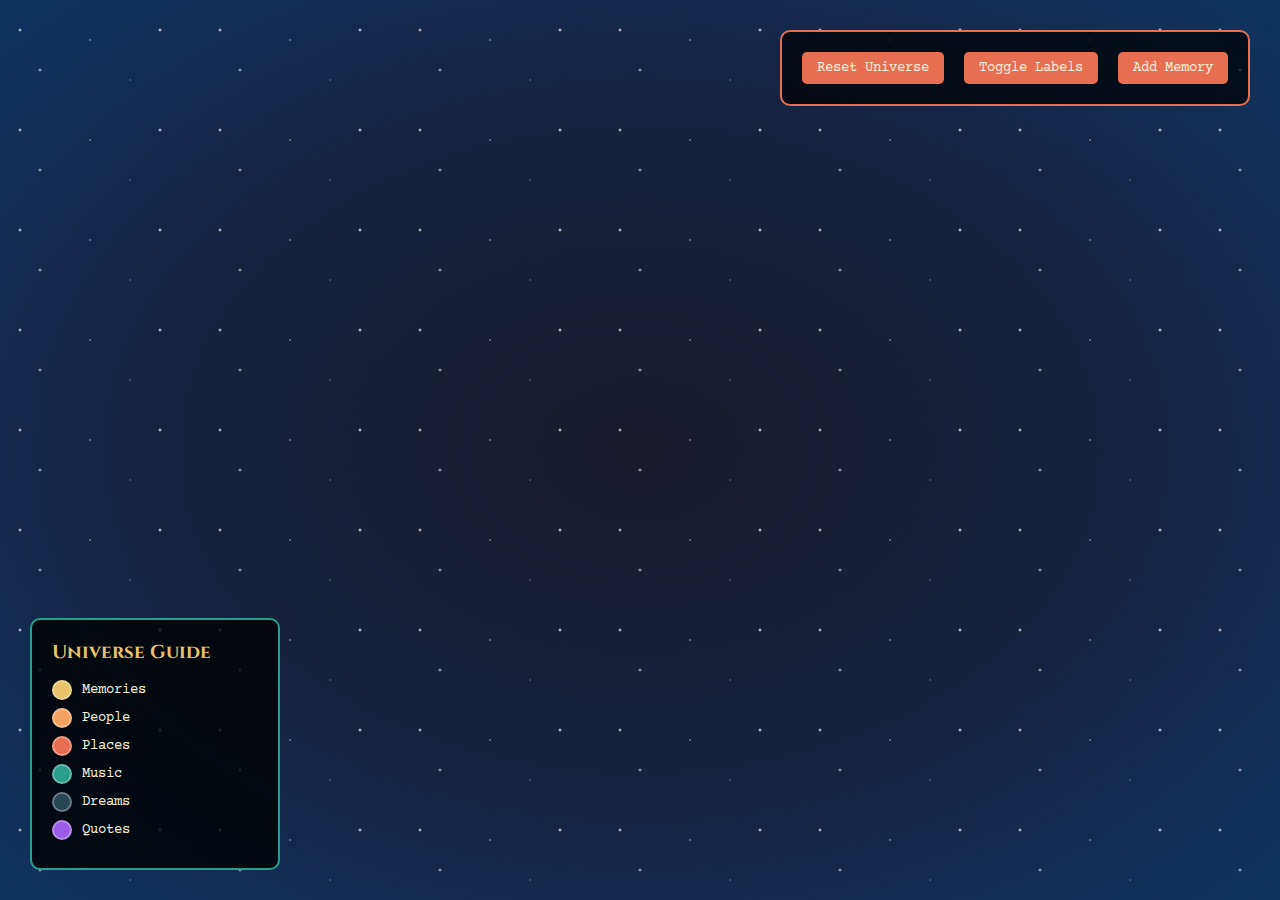
<file: everything-everywhere.html>
<!DOCTYPE html>
<html lang="en">
<head>
    <meta charset="UTF-8">
    <meta name="viewport" content="width=device-width, initial-scale=1.0">
    <title>Everything Everywhere All at Once</title>
    <script src="https://d3js.org/d3.v7.min.js"></script>
    <style>
        @import url('https://fonts.googleapis.com/css2?family=Courier+Prime:wght@400;700&family=Cinzel:wght@400;600&display=swap');
        
        * {
            margin: 0;
            padding: 0;
            box-sizing: border-box;
        }
        
        body {
            background: radial-gradient(ellipse at center, #1a1a2e 0%, #16213e 50%, #0f3460 100%);
            overflow: hidden;
            font-family: 'Courier Prime', monospace;
            color: #f4f1de;
        }
        
        .universe-container {
            width: 100vw;
            height: 100vh;
            position: relative;
        }
        
        .title {
            position: absolute;
            top: 30px;
            left: 50%;
            transform: translateX(-50%);
            z-index: 1000;
            text-align: center;
            font-family: 'Cinzel', serif;
            text-shadow: 2px 2px 4px rgba(0,0,0,0.7);
        }
        
        .title h1 {
            font-size: 2.5rem;
            color: #e9c46a;
            margin-bottom: 5px;
            letter-spacing: 2px;
        }
        
        .title p {
            font-size: 1rem;
            color: #f4a261;
            font-style: italic;
        }
        
        .controls {
            position: absolute;
            top: 30px;
            right: 30px;
            z-index: 1000;
            background: rgba(0,0,0,0.7);
            padding: 15px;
            border-radius: 10px;
            border: 2px solid #e76f51;
        }
        
        .controls button {
            background: #e76f51;
            color: #f4f1de;
            border: none;
            padding: 8px 15px;
            margin: 5px;
            border-radius: 5px;
            cursor: pointer;
            font-family: 'Courier Prime', monospace;
            font-size: 0.9rem;
            transition: all 0.3s ease;
        }
        
        .controls button:hover {
            background: #f4a261;
            transform: scale(1.05);
        }
        
        .legend {
            position: absolute;
            bottom: 30px;
            left: 30px;
            z-index: 1000;
            background: rgba(0,0,0,0.8);
            padding: 20px;
            border-radius: 10px;
            border: 2px solid #2a9d8f;
            min-width: 250px;
        }
        
        .legend h3 {
            color: #e9c46a;
            margin-bottom: 15px;
            font-family: 'Cinzel', serif;
        }
        
        .legend-item {
            display: flex;
            align-items: center;
            margin: 8px 0;
            font-size: 0.9rem;
        }
        
        .legend-color {
            width: 20px;
            height: 20px;
            border-radius: 50%;
            margin-right: 10px;
            border: 2px solid rgba(255,255,255,0.3);
        }
        
        .tooltip {
            position: absolute;
            background: rgba(0,0,0,0.9);
            color: #f4f1de;
            padding: 12px;
            border-radius: 8px;
            border: 2px solid #e9c46a;
            font-family: 'Courier Prime', monospace;
            font-size: 0.9rem;
            pointer-events: none;
            opacity: 0;
            transition: opacity 0.3s ease;
            max-width: 300px;
            z-index: 2000;
        }
        
        .node {
            cursor: pointer;
            transition: all 0.3s ease;
        }
        
        .node:hover {
            stroke-width: 4px;
            filter: brightness(1.3);
        }
        
        .link {
            stroke-opacity: 0.6;
            transition: all 0.3s ease;
        }
        
        .stars {
            position: absolute;
            width: 100%;
            height: 100%;
            background-image: 
                radial-gradient(2px 2px at 20px 30px, #eee, transparent),
                radial-gradient(2px 2px at 40px 70px, rgba(255,255,255,0.8), transparent),
                radial-gradient(1px 1px at 90px 40px, #fff, transparent),
                radial-gradient(1px 1px at 130px 80px, rgba(255,255,255,0.6), transparent),
                radial-gradient(2px 2px at 160px 30px, #fff, transparent);
            background-repeat: repeat;
            background-size: 200px 100px;
            animation: twinkle 4s ease-in-out infinite alternate;
        }
        
        @keyframes twinkle {
            0% { opacity: 0.7; }
            100% { opacity: 1; }
        }
        
        .info-panel {
            position: absolute;
            bottom: 30px;
            right: 30px;
            z-index: 1000;
            background: rgba(0,0,0,0.8);
            padding: 15px;
            border-radius: 10px;
            border: 2px solid #e76f51;
            max-width: 300px;
            display: none;
        }
        
        .info-panel h4 {
            color: #e9c46a;
            margin-bottom: 10px;
            font-family: 'Cinzel', serif;
        }
        
        .info-panel p {
            font-size: 0.9rem;
            line-height: 1.4;
            margin-bottom: 8px;
        }
    </style>
</head>
<body>
    <div class="stars"></div>
    
    <div class="universe-container">
        
        <div class="controls">
            <button onclick="resetSimulation()">Reset Universe</button>
            <button onclick="toggleLabels()">Toggle Labels</button>
            <button onclick="addRandomNode()">Add Memory</button>
        </div>
        
        <div class="legend">
            <h3>Universe Guide</h3>
            <div class="legend-item">
                <div class="legend-color" style="background: #e9c46a;"></div>
                <span>Memories</span>
            </div>
            <div class="legend-item">
                <div class="legend-color" style="background: #f4a261;"></div>
                <span>People</span>
            </div>
            <div class="legend-item">
                <div class="legend-color" style="background: #e76f51;"></div>
                <span>Places</span>
            </div>
            <div class="legend-item">
                <div class="legend-color" style="background: #2a9d8f;"></div>
                <span>Music</span>
            </div>
            <div class="legend-item">
                <div class="legend-color" style="background: #264653;"></div>
                <span>Dreams</span>
            </div>
            <div class="legend-item">
                <div class="legend-color" style="background: #9b5de5;"></div>
                <span>Quotes</span>
            </div>
        </div>
        
        <div class="tooltip" id="tooltip"></div>
        <div class="info-panel" id="infoPanel"></div>
        
        <svg id="universe"></svg>
    </div>

    <script>
        // Sample data structure for your personal universe
        let nodes = [
            // Memories
            { id: 'childhood-home', type: 'memory', label: 'Childhood Home', description: 'The place where it all began, with sunlight through kitchen windows', group: 1 },
            { id: 'first-coding', type: 'memory', label: 'First Code', description: 'The moment I wrote my first "Hello World" and felt magic', group: 1 },
            { id: 'graduation', type: 'memory', label: 'Graduation Day', description: 'Walking across the stage, feeling infinite possibilities', group: 1 },
            
            // People
            { id: 'best-friend', type: 'person', label: 'Sarah', description: 'My best friend who laughs at all my bad jokes', group: 2 },
            { id: 'mentor', type: 'person', label: 'Alex', description: 'The teacher who showed me how to think differently', group: 2 },
            { id: 'family', type: 'person', label: 'Family', description: 'The constellation that always guides me home', group: 2 },
            
            // Places
            { id: 'tokyo', type: 'place', label: 'Tokyo', description: 'Where neon lights and ancient temples coexist', group: 3 },
            { id: 'library', type: 'place', label: 'Local Library', description: 'My sanctuary of endless stories and quiet corners', group: 3 },
            { id: 'coffee-shop', type: 'place', label: 'Corner Café', description: 'Where I write my thoughts and watch the world', group: 3 },
            
            // Music
            { id: 'favorite-song', type: 'music', label: 'That One Song', description: 'The melody that plays in my heart on repeat', group: 4 },
            { id: 'concert', type: 'music', label: 'Live Concert', description: 'When the bass dropped and time stopped', group: 4 },
            { id: 'vinyl-collection', type: 'music', label: 'Vinyl Records', description: 'The warmth of analog memories spinning', group: 4 },
            
            // Dreams & Future
            { id: 'travel-dream', type: 'dream', label: 'World Travel', description: 'All the places I want to get lost in', group: 5 },
            { id: 'create-app', type: 'dream', label: 'Dream App', description: 'The application that will change everything', group: 5 },
            { id: 'little-house', type: 'dream', label: 'Cozy Home', description: 'A place with big windows and a garden', group: 5 },
            
            // Quotes & Thoughts
            { id: 'favorite-quote', type: 'quote', label: '"Be curious"', description: 'The two words that changed my perspective on everything', group: 6 },
            { id: 'random-thought', type: 'quote', label: 'Random Thought', description: 'What if clouds are just sky sheep?', group: 6 },
            { id: 'life-motto', type: 'quote', label: 'Life Motto', description: 'Collect moments, not things', group: 6 }
        ];
        
        let links = [
            // Connections between different aspects of life
            { source: 'childhood-home', target: 'family', strength: 'strong' },
            { source: 'first-coding', target: 'mentor', strength: 'strong' },
            { source: 'mentor', target: 'create-app', strength: 'medium' },
            { source: 'best-friend', target: 'coffee-shop', strength: 'medium' },
            { source: 'tokyo', target: 'travel-dream', strength: 'strong' },
            { source: 'library', target: 'favorite-quote', strength: 'medium' },
            { source: 'concert', target: 'favorite-song', strength: 'strong' },
            { source: 'vinyl-collection', target: 'favorite-song', strength: 'medium' },
            { source: 'graduation', target: 'create-app', strength: 'medium' },
            { source: 'coffee-shop', target: 'random-thought', strength: 'weak' },
            { source: 'little-house', target: 'family', strength: 'medium' },
            { source: 'life-motto', target: 'travel-dream', strength: 'medium' }
        ];
        
        // Color mapping for different node types
        const colors = {
            memory: '#e9c46a',
            person: '#f4a261', 
            place: '#e76f51',
            music: '#2a9d8f',
            dream: '#264653',
            quote: '#9b5de5'
        };
        
        // Initialize the universe
        const width = window.innerWidth;
        const height = window.innerHeight;
        
        const svg = d3.select('#universe')
            .attr('width', width)
            .attr('height', height);
        
        // Create zoom behavior
        const zoom = d3.zoom()
            .scaleExtent([0.1, 4])
            .on('zoom', (event) => {
                container.attr('transform', event.transform);
            });
        
        svg.call(zoom);
        
        const container = svg.append('g');
        
        // Create the force simulation
        const simulation = d3.forceSimulation(nodes)
            .force('link', d3.forceLink(links).id(d => d.id).distance(100))
            .force('charge', d3.forceManyBody().strength(-300))
            .force('center', d3.forceCenter(width / 2, height / 2))
            .force('collision', d3.forceCollide().radius(40));
        
        // Create links
        const link = container.append('g')
            .selectAll('line')
            .data(links)
            .enter().append('line')
            .attr('class', 'link')
            .attr('stroke', '#f4f1de')
            .attr('stroke-width', d => d.strength === 'strong' ? 3 : d.strength === 'medium' ? 2 : 1)
            .attr('stroke-opacity', d => d.strength === 'strong' ? 0.8 : d.strength === 'medium' ? 0.6 : 0.4);
        
        // Create nodes
        const node = container.append('g')
            .selectAll('circle')
            .data(nodes)
            .enter().append('circle')
            .attr('class', 'node')
            .attr('r', d => d.type === 'memory' ? 25 : d.type === 'person' ? 20 : 15)
            .attr('fill', d => colors[d.type])
            .attr('stroke', '#f4f1de')
            .attr('stroke-width', 2)
            .style('filter', 'drop-shadow(0 0 10px rgba(233, 196, 106, 0.5))')
            .call(d3.drag()
                .on('start', dragstarted)
                .on('drag', dragged)
                .on('end', dragended))
            .on('mouseover', showTooltip)
            .on('mouseout', hideTooltip)
            .on('click', showInfo);
        
        // Add labels
        let labelsVisible = true;
        const labels = container.append('g')
            .selectAll('text')
            .data(nodes)
            .enter().append('text')
            .text(d => d.label)
            .attr('font-family', 'Courier Prime, monospace')
            .attr('font-size', '12px')
            .attr('fill', '#f4f1de')
            .attr('text-anchor', 'middle')
            .attr('dy', 4)
            .style('pointer-events', 'none')
            .style('text-shadow', '1px 1px 2px rgba(0,0,0,0.8)');
        
        // Update positions on each simulation tick
        simulation.on('tick', () => {
            link
                .attr('x1', d => d.source.x)
                .attr('y1', d => d.source.y)
                .attr('x2', d => d.target.x)
                .attr('y2', d => d.target.y);
            
            node
                .attr('cx', d => d.x)
                .attr('cy', d => d.y);
            
            labels
                .attr('x', d => d.x)
                .attr('y', d => d.y);
        });
        
        // Drag functions
        function dragstarted(event, d) {
            if (!event.active) simulation.alphaTarget(0.3).restart();
            d.fx = d.x;
            d.fy = d.y;
        }
        
        function dragged(event, d) {
            d.fx = event.x;
            d.fy = event.y;
        }
        
        function dragended(event, d) {
            if (!event.active) simulation.alphaTarget(0);
            d.fx = null;
            d.fy = null;
        }
        
        // Tooltip functions
        function showTooltip(event, d) {
            const tooltip = d3.select('#tooltip');
            tooltip.style('opacity', 1)
                .html(`<strong>${d.label}</strong><br/>${d.description}`)
                .style('left', (event.pageX + 10) + 'px')
                .style('top', (event.pageY - 10) + 'px');
        }
        
        function hideTooltip() {
            d3.select('#tooltip').style('opacity', 0);
        }
        
        // Info panel
        function showInfo(event, d) {
            const panel = document.getElementById('infoPanel');
            panel.innerHTML = `
                <h4>${d.label}</h4>
                <p><strong>Type:</strong> ${d.type}</p>
                <p><strong>Description:</strong> ${d.description}</p>
                <p><em>Click elsewhere to close</em></p>
            `;
            panel.style.display = 'block';
        }
        
        // Close info panel when clicking elsewhere
        document.addEventListener('click', (event) => {
            if (!event.target.closest('.info-panel') && !event.target.closest('.node')) {
                document.getElementById('infoPanel').style.display = 'none';
            }
        });
        
        // Control functions
        function resetSimulation() {
            simulation.alpha(1).restart();
        }
        
        function toggleLabels() {
            labelsVisible = !labelsVisible;
            labels.style('opacity', labelsVisible ? 1 : 0);
        }
        
        function addRandomNode() {
            const types = ['memory', 'person', 'place', 'music', 'dream', 'quote'];
            const randomType = types[Math.floor(Math.random() * types.length)];
            const newId = 'node-' + Date.now();
            
            const newNode = {
                id: newId,
                type: randomType,
                label: 'New ' + randomType.charAt(0).toUpperCase() + randomType.slice(1),
                description: 'A new addition to your universe...',
                group: types.indexOf(randomType) + 1,
                x: Math.random() * width,
                y: Math.random() * height
            };
            
            nodes.push(newNode);
            
            // Add random connections
            if (nodes.length > 1) {
                const randomTarget = nodes[Math.floor(Math.random() * (nodes.length - 1))];
                links.push({
                    source: newId,
                    target: randomTarget.id,
                    strength: 'medium'
                });
            }
            
            updateVisualization();
        }
        
        function updateVisualization() {
            // Update simulation with new data
            simulation.nodes(nodes);
            simulation.force('link').links(links);
            
            // Update visual elements
            const newLinks = container.select('g').selectAll('line').data(links);
            newLinks.enter().append('line')
                .attr('class', 'link')
                .attr('stroke', '#f4f1de')
                .attr('stroke-width', d => d.strength === 'strong' ? 3 : d.strength === 'medium' ? 2 : 1)
                .attr('stroke-opacity', d => d.strength === 'strong' ? 0.8 : d.strength === 'medium' ? 0.6 : 0.4);
            
            const newNodes = container.selectAll('.node').data(nodes);
            newNodes.enter().append('circle')
                .attr('class', 'node')
                .attr('r', d => d.type === 'memory' ? 25 : d.type === 'person' ? 20 : 15)
                .attr('fill', d => colors[d.type])
                .attr('stroke', '#f4f1de')
                .attr('stroke-width', 2)
                .style('filter', 'drop-shadow(0 0 10px rgba(233, 196, 106, 0.5))')
                .call(d3.drag()
                    .on('start', dragstarted)
                    .on('drag', dragged)
                    .on('end', dragended))
                .on('mouseover', showTooltip)
                .on('mouseout', hideTooltip)
                .on('click', showInfo);
            
            const newLabels = container.selectAll('text').data(nodes);
            newLabels.enter().append('text')
                .text(d => d.label)
                .attr('font-family', 'Courier Prime, monospace')
                .attr('font-size', '12px')
                .attr('fill', '#f4f1de')
                .attr('text-anchor', 'middle')
                .attr('dy', 4)
                .style('pointer-events', 'none')
                .style('text-shadow', '1px 1px 2px rgba(0,0,0,0.8)')
                .style('opacity', labelsVisible ? 1 : 0);
            
            simulation.alpha(1).restart();
        }
        
        // Add some initial cosmic particles for extra vintage space feel
        function createParticles() {
            const particles = container.append('g').attr('class', 'particles');
            
            for (let i = 0; i < 50; i++) {
                particles.append('circle')
                    .attr('cx', Math.random() * width)
                    .attr('cy', Math.random() * height)
                    .attr('r', Math.random() * 2 + 0.5)
                    .attr('fill', '#f4f1de')
                    .attr('opacity', Math.random() * 0.5 + 0.1)
                    .style('animation', `twinkle ${Math.random() * 3 + 2}s ease-in-out infinite alternate`);
            }
        }
        
        createParticles();
        
        // Window resize handler
        window.addEventListener('resize', () => {
            const newWidth = window.innerWidth;
            const newHeight = window.innerHeight;
            
            svg.attr('width', newWidth).attr('height', newHeight);
            simulation.force('center', d3.forceCenter(newWidth / 2, newHeight / 2));
            simulation.alpha(1).restart();
        });
    </script>
</body>
</html>
</file>
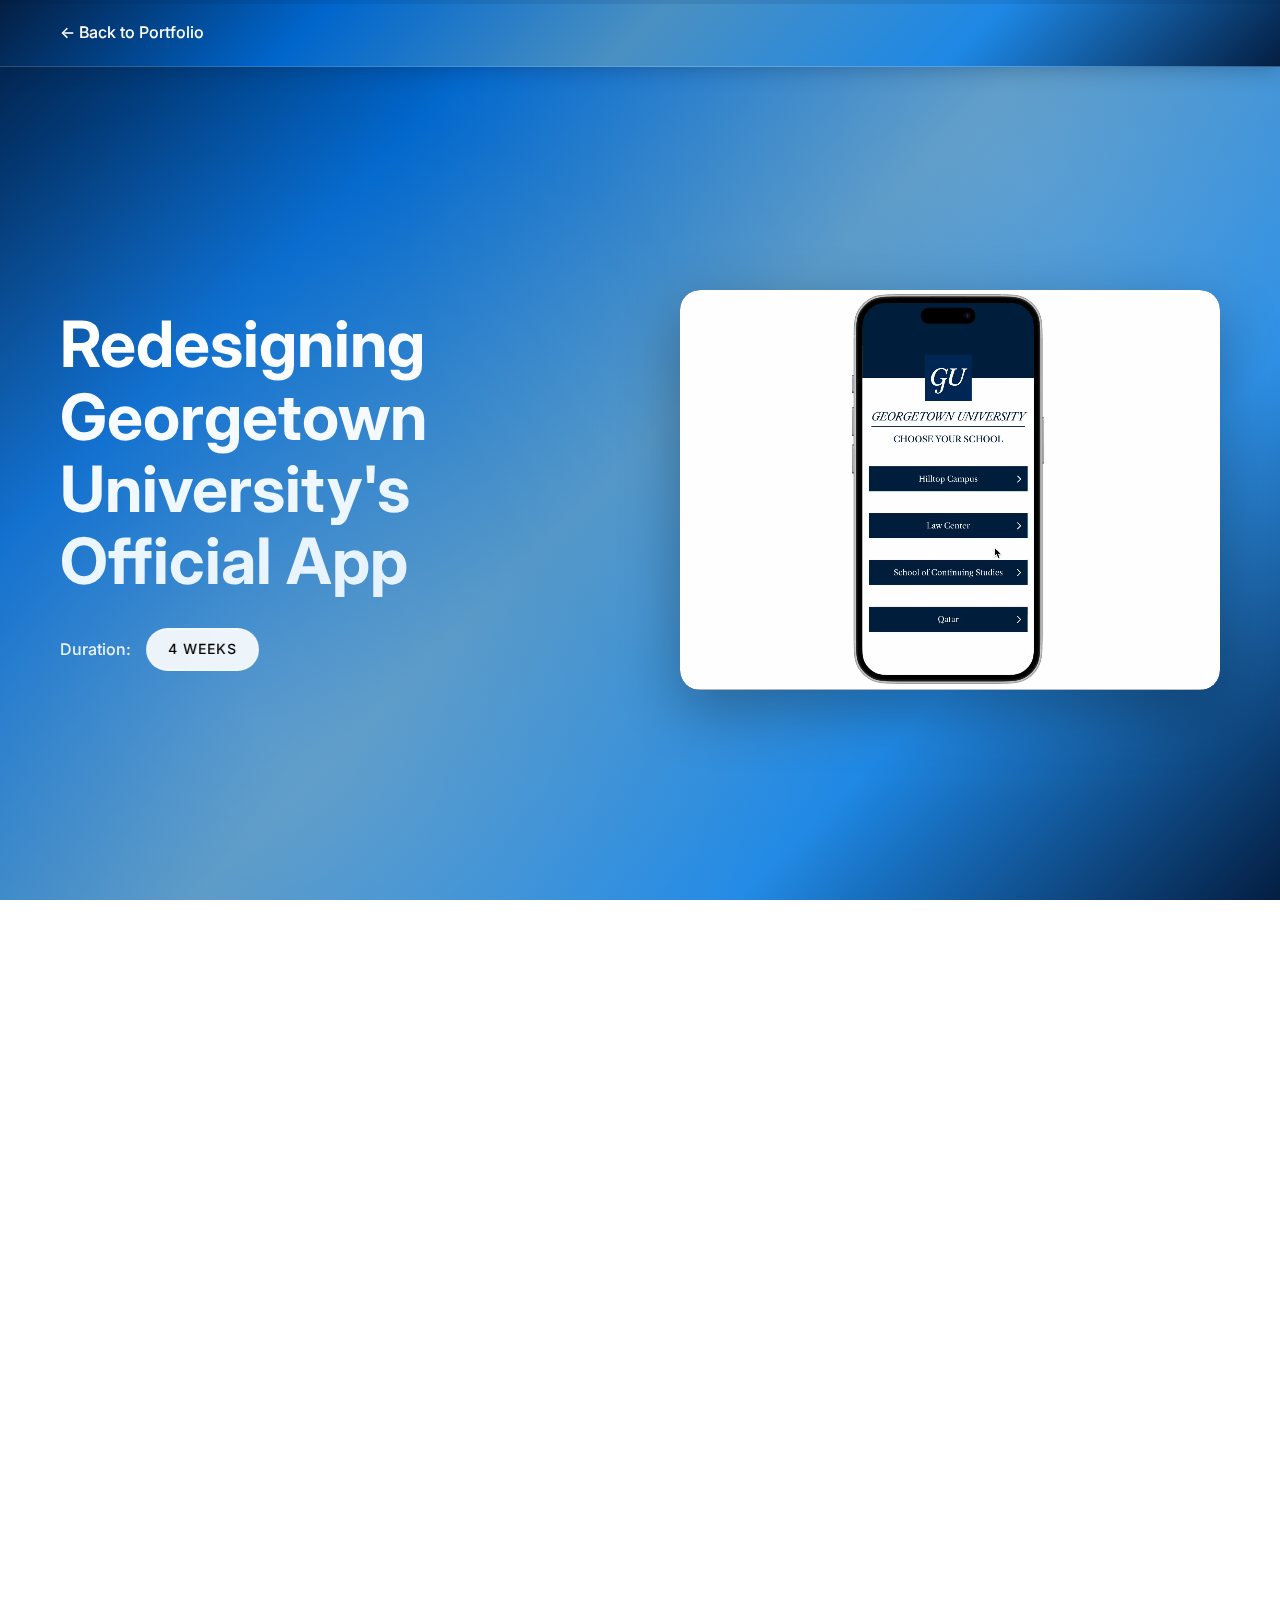
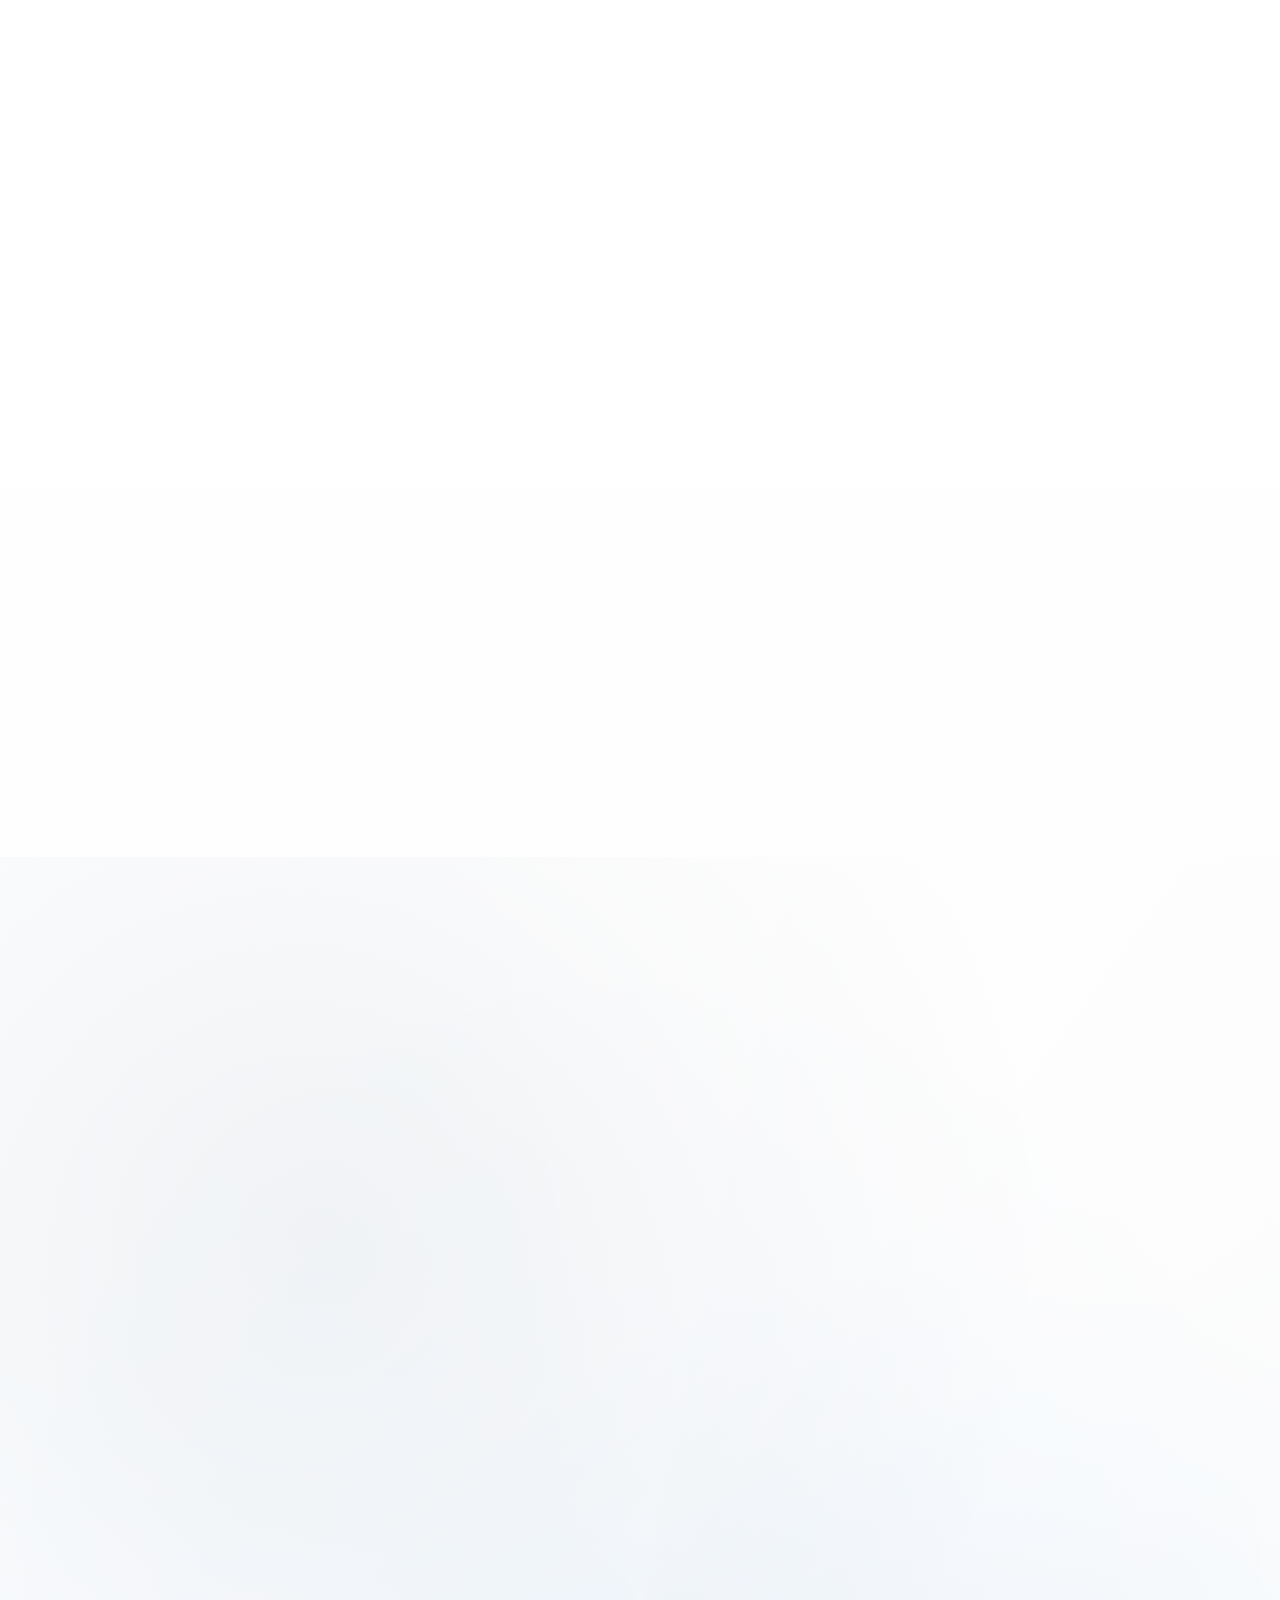
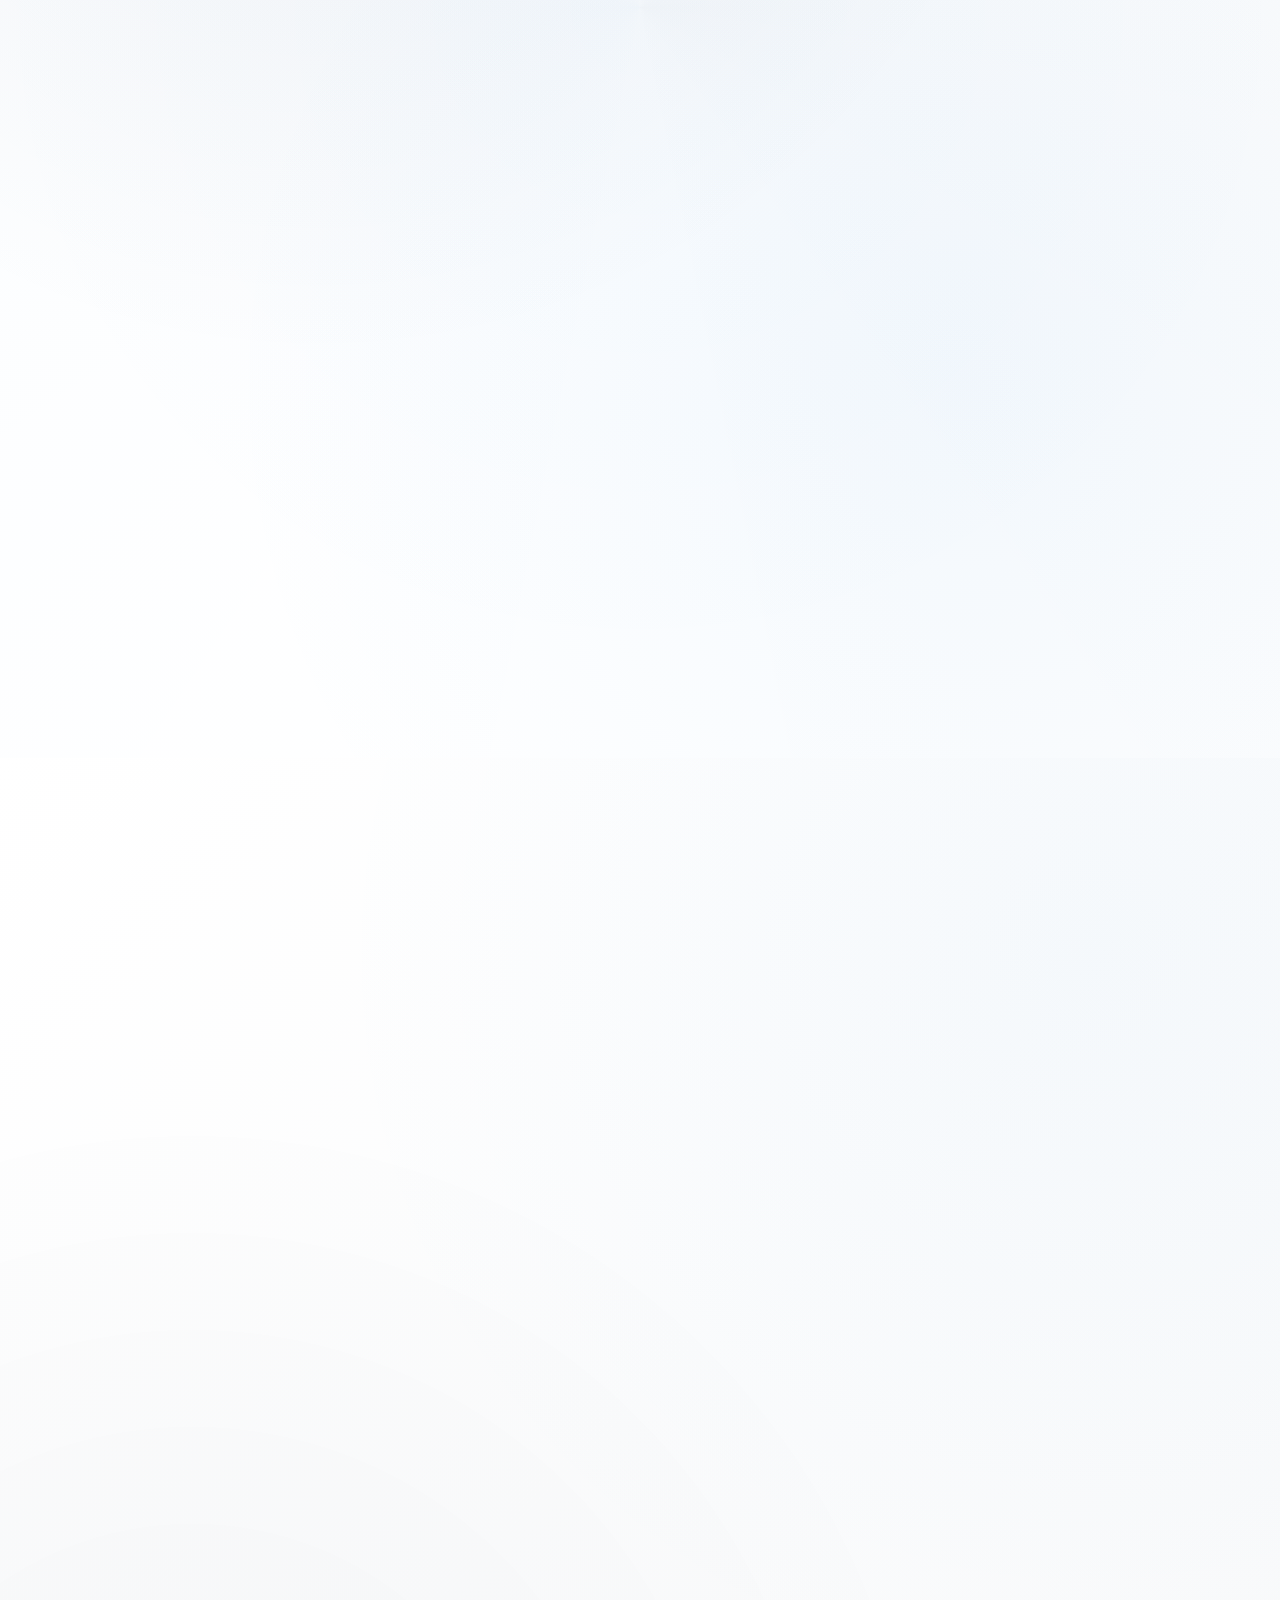
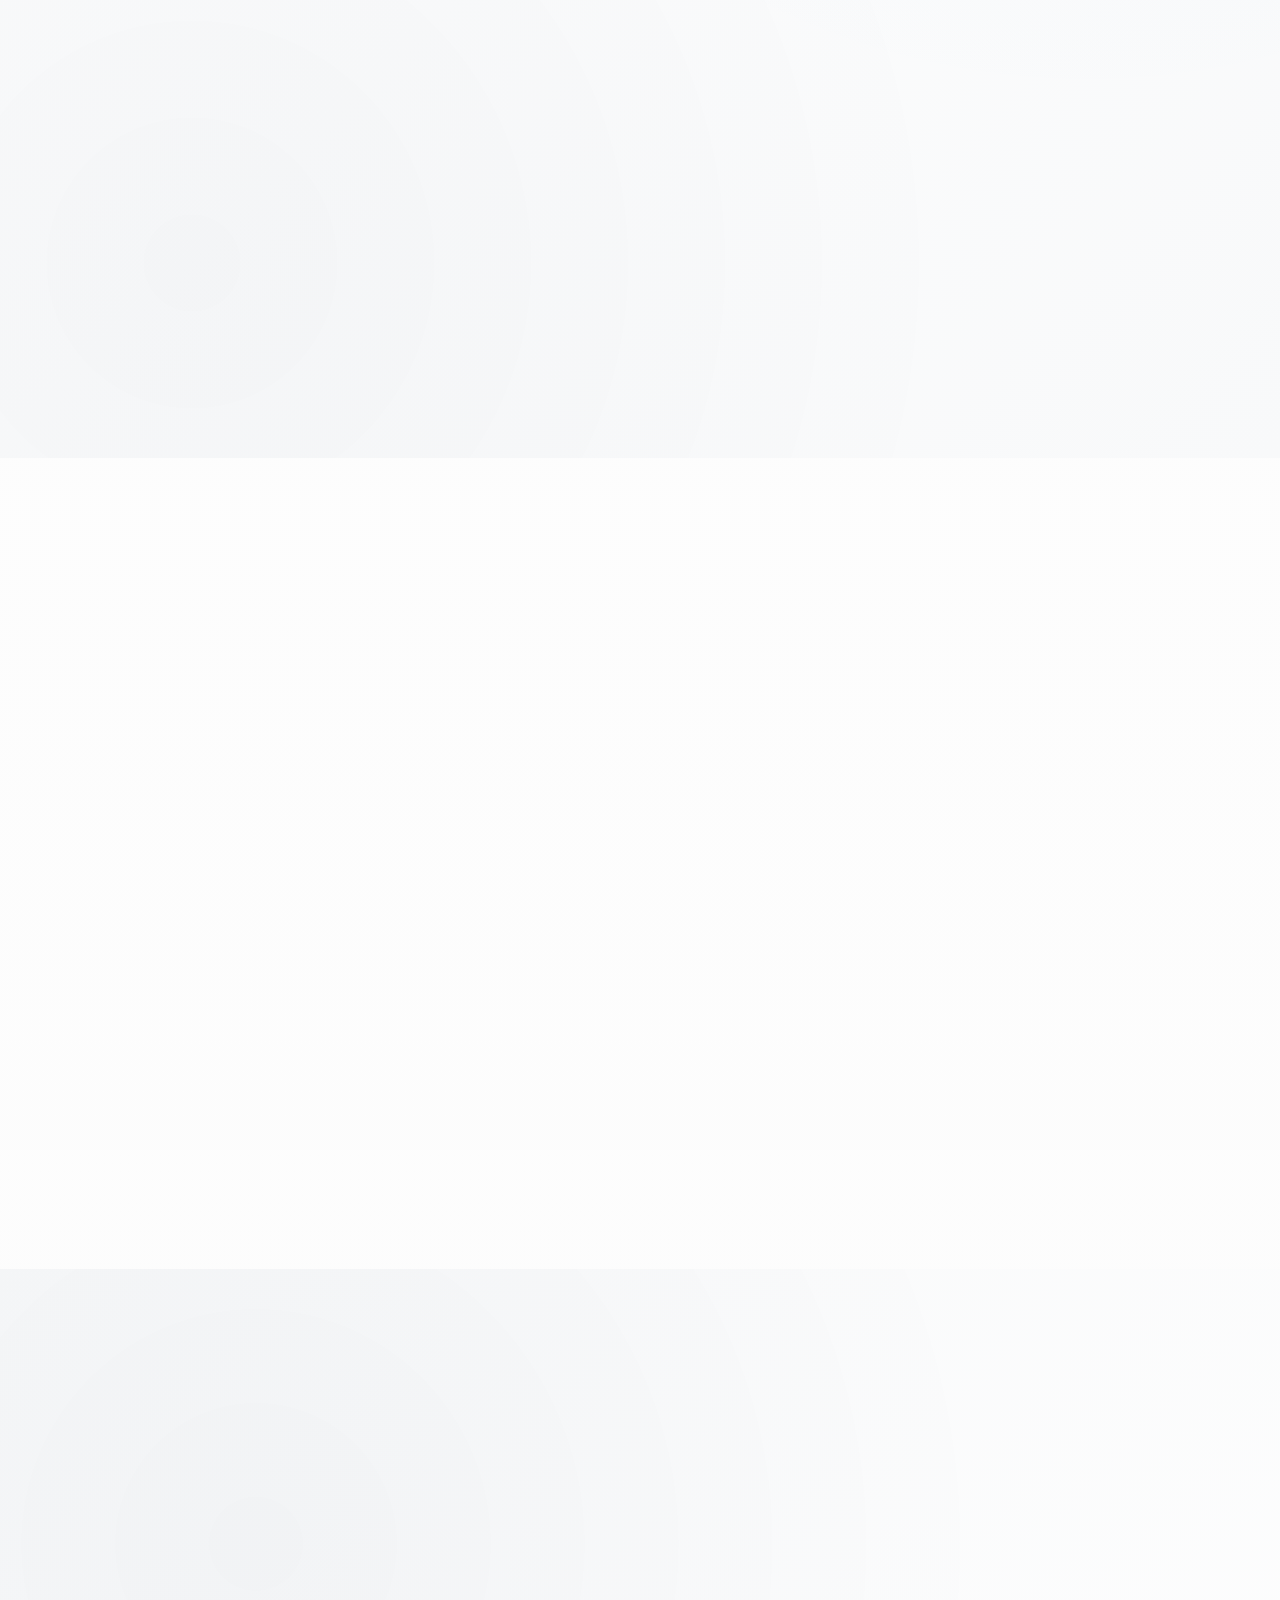
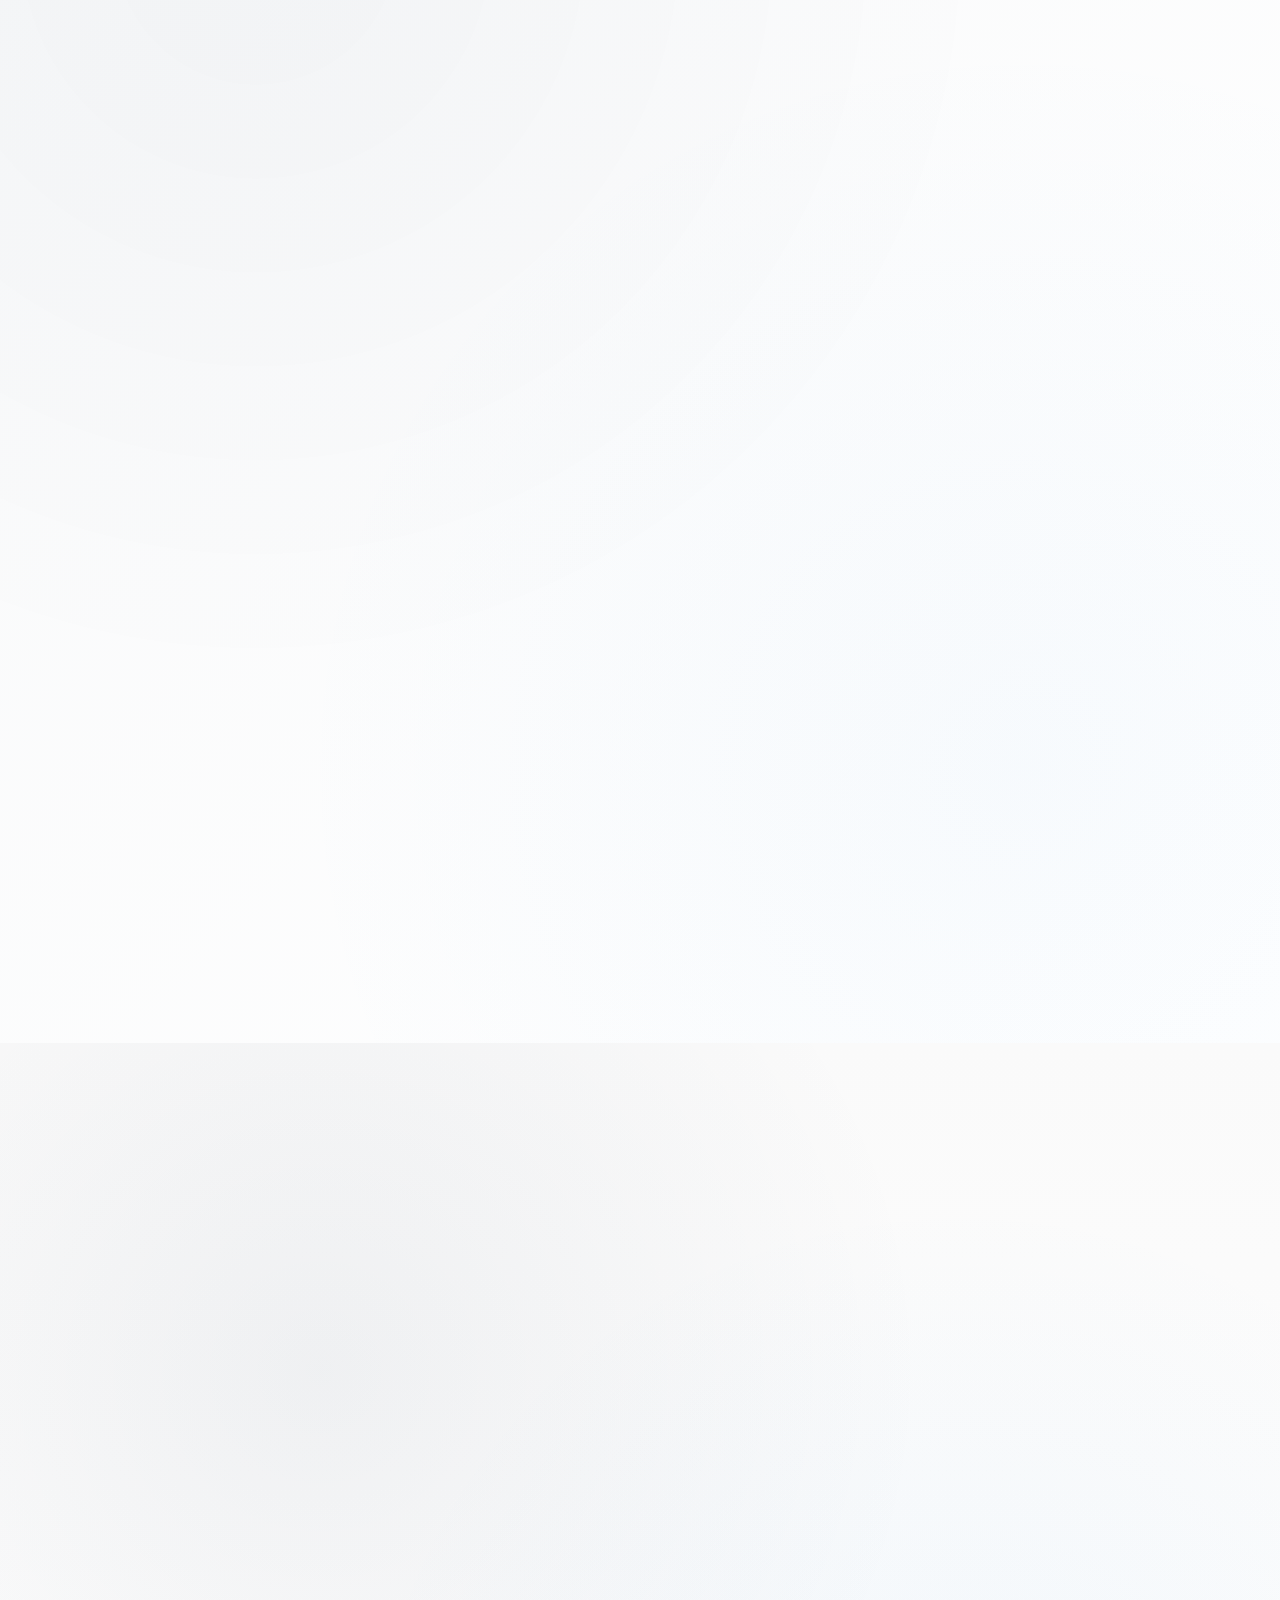
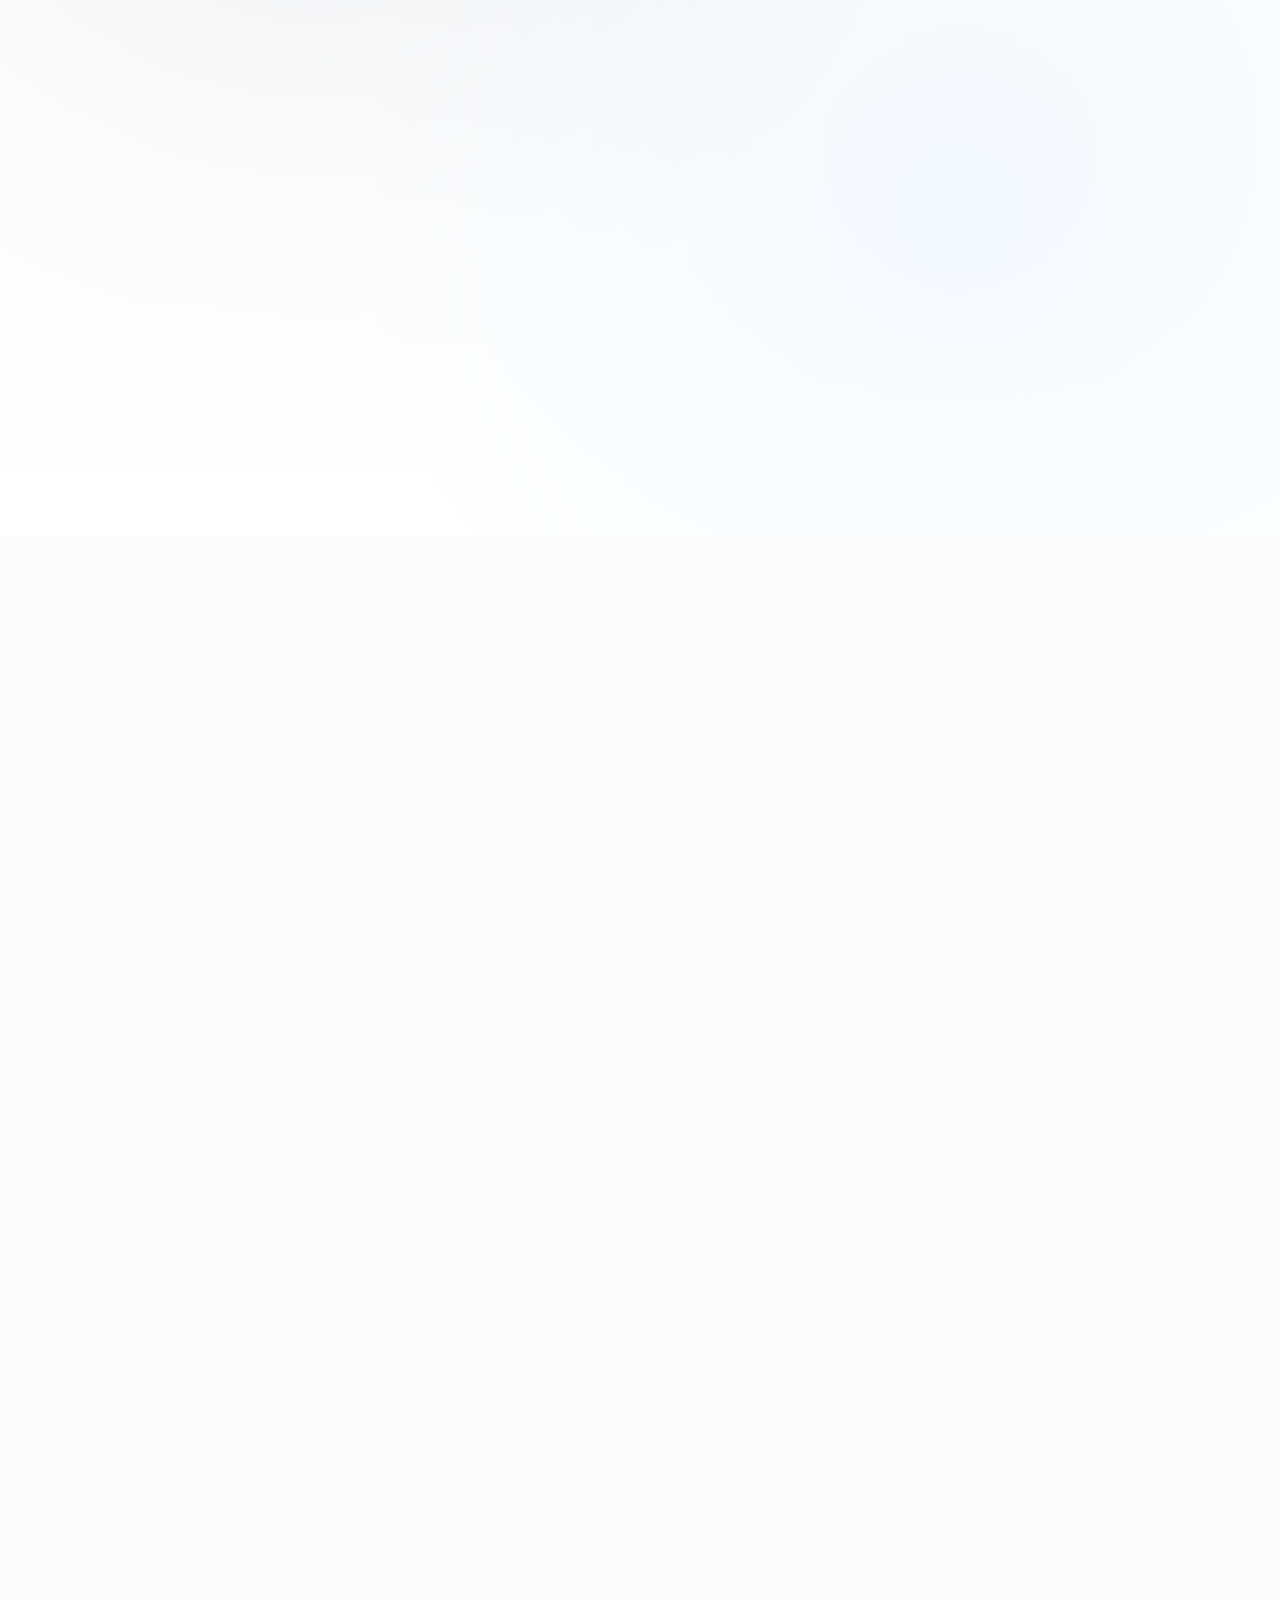
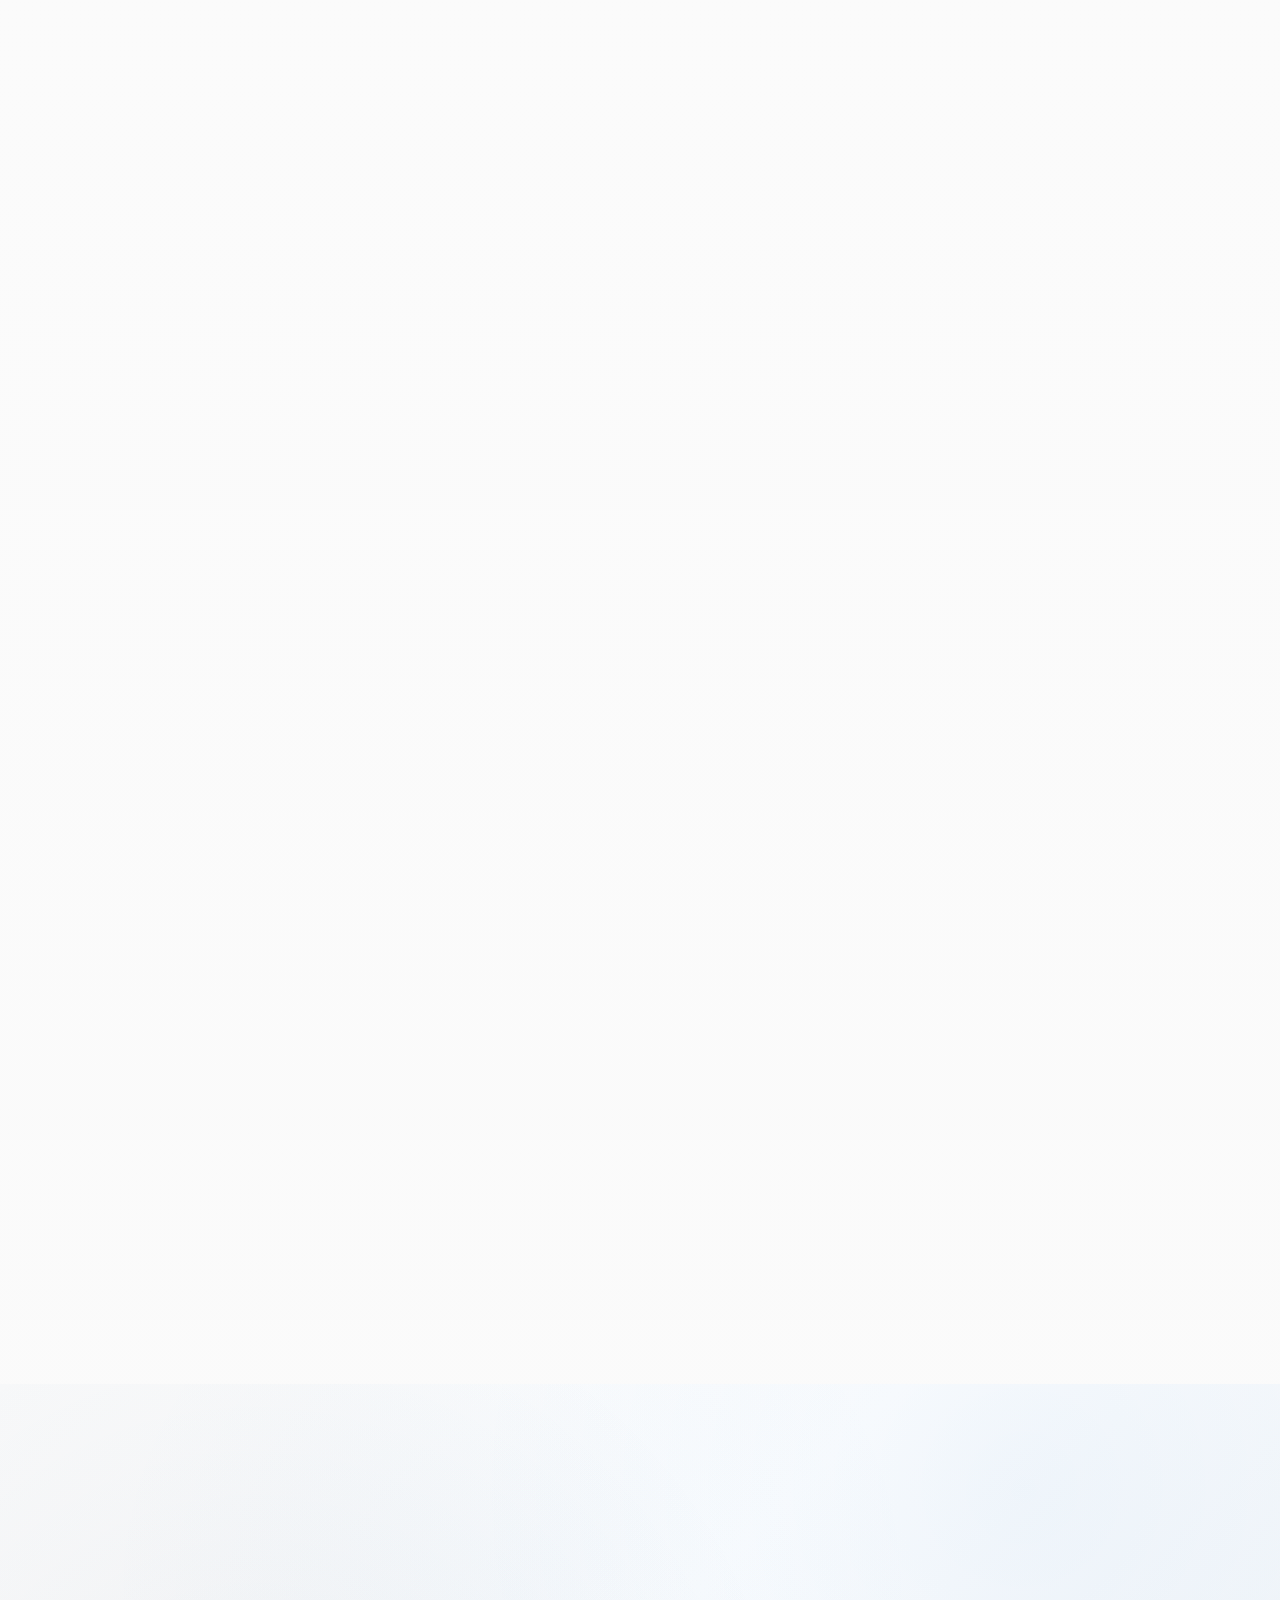
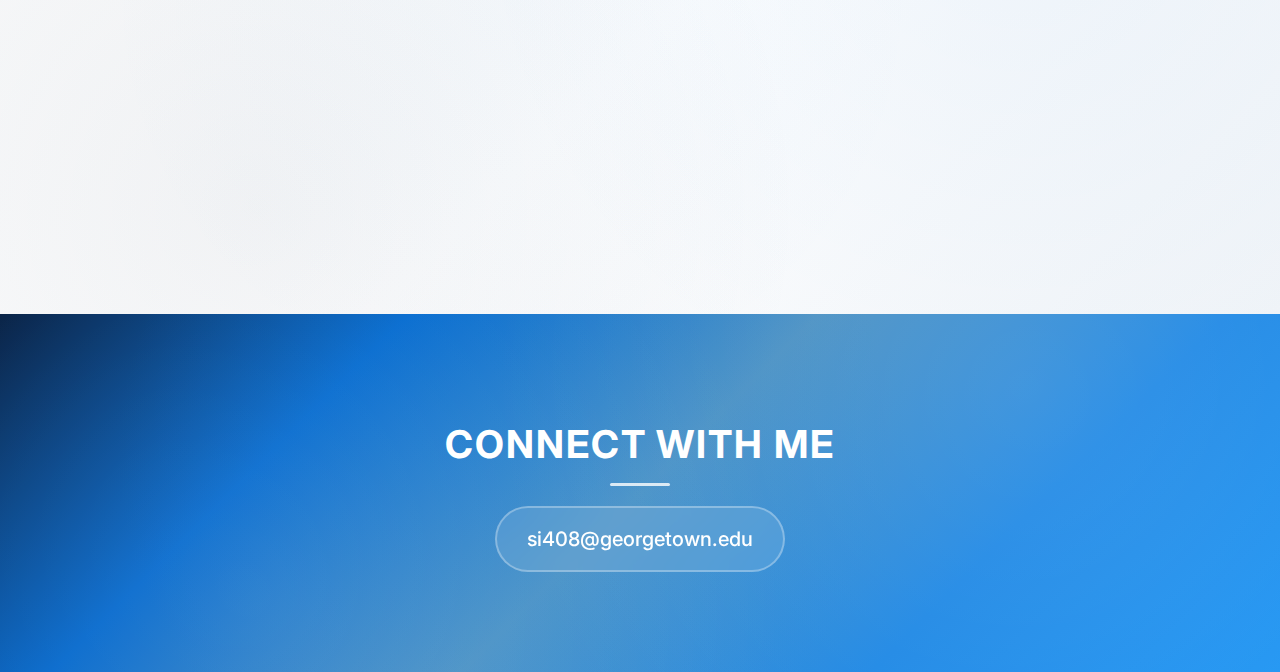
<file: georgetown.html>
<!DOCTYPE html>
<html lang="en">

<head>
    <meta charset="UTF-8">
    <meta name="viewport" content="width=device-width, initial-scale=1.0">
    <title>Georgetown Mobile App Redesign</title>
    <link rel="stylesheet" href="georgetown-styles.css">
    <link href="https://fonts.googleapis.com/css2?family=Inter:wght@300;400;500;600;700&display=swap" rel="stylesheet">
</head>

<body>
    <!-- Navigation -->
    <nav class="navbar">
        <div class="nav-container">
            <div class="nav-links">
                <a href="index.html" class="nav-link">← Back to Portfolio</a>
            </div>
        </div>
    </nav>

    <!-- Hero Section -->
    <section id="hero" class="hero">
        <div class="container">
            <div class="hero-content">
                <div class="hero-text">
                    <h1 class="hero-title">
                        <span class="main-title">Redesigning Georgetown University's Official App</span>
                    </h1>
                    <div class="project-meta scroll-reveal-stagger">
                        <div class="meta-item">
                            <span class="meta-label">Duration:</span>
                            <span class="duration-pill">4 weeks</span>
                        </div>
                    </div>
                </div>
                <div class="hero-image">
                    <div class="image-container floating-element">
                        <video class="project-video" muted loop playsinline preload="metadata">
                            <source src="georgetown-images/overview.mp4" type="video/mp4">
                            Your browser does not support the video tag.
                        </video>
                    </div>
                </div>
            </div>
        </div>
    </section>

    <!-- Intro Section -->
    <section id="intro" class="intro">
        <div class="container">
            <div class="intro-content scroll-reveal text-reveal-parent">
                <blockquote class="intro-blockquote text-reveal">
                    <div class="quote-content">
                        <div class="quote-marks">
                            <span class="quote-mark left">"</span>
                            <span class="quote-mark right">"</span>
                        </div>
                        <p>Georgetown Mobile is the University's platform for delivering mobile services to students,
                            faculty, staff, alumni, and visitors who interact with Georgetown's campuses and community.
                        </p>
                    </div>
                </blockquote>

                <div class="critique-intro">
                    <div class="critique-content">
                        <div class="rating-highlight-card">
                            <div class="rating-header">
                                <div class="app-info">
                                    <div class="app-icon">
                                        <img src="georgetown-images/GU_logo.webp" alt="Georgetown Mobile App Logo"
                                            class="app-logo">
                                    </div>
                                    <h3 class="app-name">Georgetown Mobile</h3>
                                </div>
                                <div class="ratings-container">
                                    <div class="rating-badge">
                                        <div class="stars-container">
                                            <div class="stars">
                                                <span class="star filled">★</span>
                                                <span class="star filled">★</span>
                                                <span class="star empty">★</span>
                                                <span class="star empty">★</span>
                                                <span class="star empty">★</span>
                                            </div>
                                        </div>
                                        <span class="rating-number">1.6</span>
                                        <span class="rating-label">App Store</span>
                                    </div>
                                    <div class="rating-badge">
                                        <div class="stars-container">
                                            <div class="stars">
                                                <span class="star filled">★</span>
                                                <span class="star filled">★</span>
                                                <span class="star filled">★</span>
                                                <span class="star empty">★</span>
                                                <span class="star empty">★</span>
                                            </div>
                                        </div>
                                        <span class="rating-number">2.4</span>
                                        <span class="rating-label">Google Play</span>
                                    </div>
                                </div>
                            </div>
                        </div>

                        <div class="critique-text-wrapper">
                            <div class="critique-text-container">
                                <p class="critique-text">
                                    For many students, Georgetown's mobile app is their first impression of the
                                    university.
                                    Unfortunately, hindered by an outdated design and confusing UX flow, this app has a
                                    <strong class="rating-highlight">1.6 star rating</strong>
                                    on the App Store and <strong class="rating-highlight">2.4 stars</strong> on Google
                                    Play,
                                    with many students deferring to using google search instead.
                                </p>
                            </div>
                        </div>
                    </div>
                </div>
            </div>
        </div>
    </section>

    <!-- Problems Section -->
    <section id="problems" class="problems">
        <div class="container">
            <div class="problems-content scroll-reveal">
                <!-- Progress Indicator -->
                <div class="problem-progress">
                    <div class="progress-dots">
                        <div class="dot active" data-problem="business"></div>
                        <div class="dot" data-problem="user"></div>
                    </div>
                </div>

                <div class="problem-buttons">
                    <button class="problem-btn active" data-problem="business">
                        <div class="btn-icon">
                            <svg viewBox="0 0 24 24" fill="none" stroke="currentColor">
                                <path stroke-linecap="round" stroke-linejoin="round" stroke-width="2"
                                    d="M19 21V5a2 2 0 00-2-2H7a2 2 0 00-2 2v16m14 0h2m-2 0h-5m-9 0H3m2 0h5M9 7h1m-1 4h1m4-4h1m-1 4h1m-5 10v-5a1 1 0 011-1h2a1 1 0 011 1v5m-4 0h4" />
                            </svg>
                        </div>
                        <span class="btn-text">Business Problem</span>
                    </button>
                    <button class="problem-btn" data-problem="user">
                        <div class="btn-icon">
                            <svg viewBox="0 0 24 24" fill="none" stroke="currentColor">
                                <path stroke-linecap="round" stroke-linejoin="round" stroke-width="2"
                                    d="M16 7a4 4 0 11-8 0 4 4 0 018 0zM12 14a7 7 0 00-7 7h14a7 7 0 00-7-7z" />
                            </svg>
                        </div>
                        <span class="btn-text">User Problem</span>
                    </button>
                </div>

                <div class="problem-content">
                    <div id="business-problem" class="problem-card active">
                        <div class="card-header">
                            <div class="header-icon">
                                <svg viewBox="0 0 24 24" fill="none" stroke="currentColor">
                                    <path stroke-linecap="round" stroke-linejoin="round" stroke-width="2"
                                        d="M9 19v-6a2 2 0 00-2-2H5a2 2 0 00-2 2v6a2 2 0 002 2h2a2 2 0 002-2zm0 0V9a2 2 0 012-2h2a2 2 0 012 2v10m-6 0a2 2 0 002 2h2a2 2 0 002-2m0 0V5a2 2 0 012-2h2a2 2 0 012 2v14a2 2 0 01-2 2h-2a2 2 0 01-2-2z" />
                                </svg>
                            </div>
                            <h3>Business Problem</h3>
                        </div>
                        <div class="card-content">
                            <p><strong>Georgetown University wants more community engagement.</strong> The application
                                does not showcase the opportunities Georgetown has to offer.</p>
                            <p>The university specifically wants to highlight:</p>
                            <ul style="margin-top: 12px; padding-left: 20px;">
                                <li><strong>Campus events and activities</strong> to increase student participation</li>
                                <li><strong>Academic resources and support services</strong> to improve student success
                                </li>
                                <li><strong>School-specific programs and opportunities</strong> to promote each campus's
                                    unique offerings</li>
                                <li><strong>Community-building features</strong> to strengthen connections between
                                    students, faculty, and alumni</li>
                            </ul>
                        </div>
                    </div>

                    <div id="user-problem" class="problem-card">
                        <div class="card-header">
                            <div class="header-icon">
                                <svg viewBox="0 0 24 24" fill="none" stroke="currentColor">
                                    <path stroke-linecap="round" stroke-linejoin="round" stroke-width="2"
                                        d="M16 7a4 4 0 11-8 0 4 4 0 018 0zM12 14a7 7 0 00-7 7h14a7 7 0 00-7-7z" />
                                </svg>
                            </div>
                            <h3>User Problem</h3>
                        </div>
                        <div class="card-content">
                            <p><strong>Users need an organized platform to access Georgetown resources.</strong>
                                Features are scattered randomly, making the app less useful than a simple web search.
                            </p>
                            <p>Students, faculty, and staff specifically need easy access to:</p>
                            <ul style="margin-top: 12px; padding-left: 20px;">
                                <li><strong>Course schedules and academic deadlines</strong> for managing academic life
                                </li>
                                <li><strong>Dining options and shuttle services</strong> for essential campus navigation
                                </li>
                                <li><strong>Library resources and study spaces</strong> for learning and research</li>
                                <li><strong>Emergency contacts and campus safety</strong> for security</li>
                                <li><strong>Student organizations and events</strong> for social engagement</li>
                                <li><strong>Administrative services</strong> (registration, financial aid, etc.) for
                                    essential tasks</li>
                            </ul>
                        </div>
                    </div>
                </div>
            </div>
        </div>
    </section>

    <!-- Core Problems Overview Section -->
    <section id="core-problems" class="core-problems">
        <div class="container">
            <div class="core-problems-content scroll-reveal">
                <div class="section-header">
                    <h2 class="section-title">Current Product Issues</h2>
                </div>

                <div class="problems-grid">
                    <div class="problem-category">
                        <h3>Navigation & Organization</h3>
                        <p>Features are scattered randomly throughout the app, making it difficult for users to find
                            what they need quickly.</p>
                    </div>

                    <div class="problem-category">
                        <h3>Feature Discovery</h3>
                        <p>Landing pages do not effectively showcase their own unique offerings, which frequently causes
                            users to miss out on valuable resources.</p>
                    </div>

                    <div class="problem-category">
                        <h3>App Consistency & Visual System</h3>
                        <p>Homepage and menu items lack visual consistency, which creates a disjointed experience that
                            does not meet user expectations.</p>
                    </div>

                    <div class="problem-category">
                        <h3>Unnecessary Features</h3>
                        <p>Legacy pages such as "Favorites" are linked despite being non-functional, which can clutter
                            the app and diminish the user experience.</p>
                    </div>
                </div>
            </div>
        </div>
    </section>



    <!-- Landing Pages Section -->
    <section id="landing-pages" class="landing-pages">
        <div class="container">
            <div class="landing-content scroll-reveal">
                <div class="section-header">
                    <h2 class="section-title">Confusing Landing Page Options</h2>
                </div>

                <!-- Main Landing Pages Content -->
                <div class="landing-main-content">
                    <!-- Landing Pages Overview -->
                    <div class="landing-overview">
                        <div class="subsection-header">
                            <h3 class="subsection-title">Overview</h3>
                        </div>

                        <div class="overview-highlight">
                            <div class="highlight-box">
                                <p><strong>
                                        The app is littered with unhelpful options as they are either redundant, unclear
                                        in
                                        description, or lead users on cyclical links that redirects to each other.
                                    </strong></p>
                            </div>
                        </div>

                        <div class="overview-images">
                            <div class="image-grid-two">
                                <div class="image-container">
                                    <img src="georgetown-images/landing1.PNG" alt="Landing Page Overview 1"
                                        class="project-image">
                                </div>
                                <div class="image-container">
                                    <img src="georgetown-images/landing2.PNG" alt="Landing Page Overview 2"
                                        class="project-image">
                                </div>
                            </div>
                        </div>

                        <div class="overview-description">
                            <div class="description-grid">
                                <div class="description-item">
                                    <p class="issue-description">
                                        The School of Continuing Studies, Law
                                        Center, and the main campus are all in Washington, D.C.
                                    </p>
                                </div>
                                <div class="description-item">
                                    <p class="issue-description">
                                        The under construction page should not be visible to users.
                                    </p>
                                </div>
                            </div>
                        </div>
                    </div>

                    <!-- Invalid Pages Subsection -->
                    <div class="invalid-pages">
                        <div class="subsection-header">
                            <h3 class="subsection-title">Legacy Pages That Are Still Linked</h3>
                        </div>

                        <div class="invalid-content">
                            <div class="invalid-images">
                                <div class="image-grid-four">
                                    <div class="image-container">
                                        <img src="georgetown-images/invalid1.PNG" alt="Invalid Page 1"
                                            class="project-image">
                                    </div>
                                    <div class="image-container">
                                        <img src="georgetown-images/invalid2.PNG" alt="Invalid Page 2"
                                            class="project-image">
                                    </div>
                                    <div class="image-container">
                                        <img src="georgetown-images/invalid3.PNG" alt="Invalid Page 3"
                                            class="project-image">
                                    </div>
                                    <div class="image-container">
                                        <img src="georgetown-images/invalid4.PNG" alt="Invalid Page 4"
                                            class="project-image">
                                    </div>
                                </div>
                            </div>
                        </div>
                    </div>
                </div>
            </div>
        </div>
    </section>

    <!-- Washington DC Section -->
    <section id="washington-dc" class="washington-dc">
        <div class="container">
            <div class="washington-content scroll-reveal">
                <div class="section-header">
                    <h2 class="section-title">Main Tabs</h2>
                </div>

                <div class="washington-main-content">

                    <!-- Screenshot Examples at Top -->
                    <div class="washington-images">
                        <div class="image-grid-three">
                            <div class="image-container interactive-element">
                                <img src="georgetown-images/orig_home.PNG" alt="Home Page Issues" class="project-image">
                            </div>
                            <div class="image-container interactive-element">
                                <img src="georgetown-images/orig_fav.PNG" alt="Header Space Issues"
                                    class="project-image">
                            </div>
                            <div class="image-container interactive-element">
                                <img src="georgetown-images/orig_menu.PNG" alt="Menu Inconsistencies"
                                    class="project-image">
                            </div>
                        </div>
                    </div>

                    <!-- Issues Associated with Each Image -->
                    <div class="issues-breakdown">
                        <div class="issue-column scroll-reveal-stagger">
                            <div class="issue-header">
                                <h3>Home Page Issues</h3>
                            </div>
                            <div class="issue-list">
                                <div class="issue-item interactive-element">
                                    <div class="issue-icon">
                                        <svg viewBox="0 0 24 24" fill="none" stroke="currentColor">
                                            <rect x="3" y="3" width="18" height="18" rx="2" ry="2" />
                                            <line x1="9" y1="12" x2="15" y2="12" />
                                        </svg>
                                    </div>
                                    <p>The header picture takes up too much space.</p>
                                </div>
                                <div class="issue-item interactive-element">
                                    <div class="issue-icon">
                                        <svg viewBox="0 0 24 24" fill="none" stroke="currentColor">
                                            <path d="M9 12l2 2 4-4" />
                                            <path d="M21 12c-1 0-3-1-3-3s2-3 3-3 3 1 3 3-2 3-3 3" />
                                            <path d="M3 12c1 0 3-1 3-3s-2-3-3-3-3 1-3 3 2 3 3 3" />
                                        </svg>
                                    </div>
                                    <p>Only few features are shown on Home page, some links don't work, and the designs
                                        are not consistent with the ones in Menu.</p>
                                </div>
                            </div>
                        </div>

                        <div class="issue-column scroll-reveal-stagger">
                            <div class="issue-header">
                                <h3>Redundant Favorites Page</h3>
                            </div>
                            <div class="issue-list">
                                <div class="issue-item interactive-element">
                                    <div class="issue-icon">
                                        <svg viewBox="0 0 24 24" fill="none" stroke="currentColor">
                                            <polygon points="12,2 22,8.5 22,15.5 12,22 2,15.5 2,8.5" />
                                            <line x1="12" y1="8" x2="12" y2="16" />
                                        </svg>
                                    </div>
                                    <p>The favorites functionality described on this page is not implemented, rendering
                                        this feature non-functional.</p>
                                </div>
                                <div class="issue-item interactive-element">
                                    <div class="issue-icon">
                                        <svg viewBox="0 0 24 24" fill="none" stroke="currentColor">
                                            <polygon points="12,2 22,8.5 22,15.5 12,22 2,15.5 2,8.5" />
                                            <line x1="12" y1="8" x2="12" y2="16" />
                                        </svg>
                                    </div>
                                    <p>The ability to save and organize links is already available through the menu
                                        page's
                                        customizable "My Menu" feature, making the favorites page redundant.</p>
                                </div>
                            </div>
                        </div>

                        <div class="issue-column scroll-reveal-stagger">
                            <div class="issue-header">
                                <h3>Menu Inconsistencies</h3>
                            </div>
                            <div class="issue-list">
                                <div class="issue-item interactive-element">
                                    <div class="issue-icon">
                                        <svg viewBox="0 0 24 24" fill="none" stroke="currentColor">
                                            <circle cx="12" cy="12" r="10" />
                                            <line x1="12" y1="8" x2="12" y2="12" />
                                            <line x1="12" y1="16" x2="12.01" y2="16" />
                                        </svg>
                                    </div>
                                    <p>The subsections are not labeled and the icon designs are not consistent with the
                                        icons found in Home.</p>
                                </div>
                            </div>
                        </div>
                    </div>
                </div>
            </div>
        </div>
    </section>

    <!-- Qatar/School of Continuing Studies/Georgetown Law Section -->
    <section id="other-schools" class="other-schools">
        <div class="container">
            <div class="other-schools-content scroll-reveal">
                <div class="section-header">
                    <h2 class="section-title">Qatar/School of Continuing Studies/Georgetown Law</h2>
                </div>

                <div class="other-schools-main-content">

                    <div class="other-schools-description">
                        <div class="description-card">
                            <p>The landing pages for Qatar, the School of Continuing Studies, and Georgetown Law
                                <strong>lack persona selection options</strong> for students, faculty, and alumni. While
                                the <strong>icon designs maintain consistency with the Menu page</strong>, the home
                                pages
                                are <strong>poorly organized and fail to effectively highlight each school's unique
                                    offerings</strong>.
                            </p>
                        </div>
                    </div>

                    <!-- Screenshot Examples at Top -->
                    <div class="other-schools-images" style="margin-top: 32px;">
                        <div style="display: flex; justify-content: center; width: 100%;">
                            <div class="image-grid-three">
                                <div class="image-container">
                                    <img src="georgetown-images/qatar.PNG" alt="Qatar Landing Page"
                                        class="project-image">
                                </div>
                                <div class="image-container">
                                    <img src="georgetown-images/scs.PNG" alt="SCS Home Page" class="project-image">
                                </div>
                                <div class="image-container">
                                    <img src="georgetown-images/law.PNG" alt="Georgetown Law Home Page"
                                        class="project-image">
                                </div>
                            </div>
                        </div>
                    </div>
                </div>
            </div>
        </div>
    </section>

    <!-- The Redesigned App Section -->
    <section id="redesigned-app" class="redesigned-app">
        <div class="container">
            <div class="redesigned-content scroll-reveal">
                <div class="section-header">
                    <h2 class="section-title">THE REDESIGNED APP…</h2>
                </div>

                <!-- Interactive callout -->
                <div class="interactive-callout scroll-reveal-stagger">
                    <div class="callout-content">
                        <p><strong>Interactive Prototype:</strong> Click and navigate through the prototype below to
                            explore the redesigned user flows and features!</p>
                    </div>
                </div>

                <div class="figma-embed">
                    <iframe style="border: 1px solid rgba(0, 0, 0, 0.1);" width="1200" height="660"
                        src="https://embed.figma.com/proto/pHPFKBLGVYqPmcFyk1vJwz/Georgetown-Mobile-App-Wireframe?content-scaling=fixed&kind=proto&node-id=1-37&page-id=0%3A1&scaling=scale-down&starting-point-node-id=1%3A37&embed-host=share"
                        allowfullscreen title="Georgetown Mobile App Redesign Prototype">
                        <p
                            style="text-align: center; padding: 40px; background: #f8f9fa; border-radius: 8px; color: #666;">
                            Interactive prototype not available. <br>
                            <a href="https://www.figma.com/proto/pHPFKBLGVYqPmcFyk1vJwz/Georgetown-Mobile-App-Wireframe?content-scaling=fixed&kind=proto&node-id=1-37&page-id=0%3A1&scaling=scale-down&starting-point-node-id=1%3A37&t=KXj7786EJi46Jjmp-1"
                                target="_blank" style="color: #0066cc; text-decoration: underline;">View prototype in
                                Figma</a>
                        </p>
                    </iframe>
                </div>

                <div class="redesigned-description scroll-reveal-stagger">
                    <p class="redesigned-text">The redesigned application follows Georgetown University's primary
                        colors. I aimed to make the pages and icons more consistent; as well as, improve user
                        navigation.</p>
                </div>
            </div>
        </div>
    </section>

    <!-- Landing Page Redesign Section -->
    <section id="landing-page-redesign" class="landing-page-redesign">
        <div class="container">
            <div class="landing-redesign-content scroll-reveal">
                <div class="section-header">
                    <h2 class="section-title">Landing Page - Redesigned</h2>
                </div>

                <div class="landing-comparison">
                    <div class="comparison-grid">
                        <div class="comparison-item">
                            <div class="image-container">
                                <img src="georgetown-images/chooseexpereince.png"
                                    alt="Choose Your Experience - Redesigned Landing" class="project-image">
                            </div>
                            <div class="comparison-description">
                                <p>Washington D.C. is replaced with <strong>Hilltop Campus</strong>, which is the name
                                    of the main campus.</p>
                            </div>
                        </div>

                        <div class="comparison-item">
                            <div class="image-container">
                                <img src="georgetown-images/chooselocations.png"
                                    alt="Choose Locations - Redesigned Landing" class="project-image">
                            </div>
                            <div class="comparison-description">
                                <p>The <strong>invalid links were removed</strong> to improve navigation and user
                                    experience.</p>
                            </div>
                        </div>
                    </div>
                </div>

                <div class="solution-impact">
                    <div class="impact-box">
                        <p><strong>Impact:</strong> Eliminates confusing workflows and broken links, making it easy for
                            users to quickly identify their campus and access relevant services. This reduces
                            frustration and improves engagement.</p>
                    </div>
                </div>
            </div>
        </div>
    </section>

    <!-- Home Page Layout Example Section -->
    <section id="home-layout-example" class="home-layout-example">
        <div class="container">
            <div class="home-layout-content scroll-reveal">
                <div class="section-header">
                    <h2 class="section-title">Home Page Layout (Example)</h2>
                </div>

                <div class="home-layout-intro">
                    <p class="layout-intro-text scroll-reveal-stagger"
                        style="font-size: 18px; line-height: 1.6; color: #666; max-width: 800px; margin: 0 auto 60px auto; text-align: center; font-weight: 400; letter-spacing: 0.02em;">
                        Let's take a look at how the home pages are now structured. Below is the main campus student
                        home page. Note that all other home pages, including different schools, follow the same
                        structure.</p>
                </div>

                <div class="home-layout-showcase">
                    <div class="layout-container"
                        style="display: flex; justify-content: center; align-items: flex-start; gap: 40px; max-width: 1200px; margin: 0 auto;">
                        <!-- Left side text -->
                        <div class="layout-left-text scroll-reveal-left"
                            style="flex: 1; max-width: 300px; text-align: right;">
                            <div class="improvement-item" style="margin-top: 190px;">
                                <p><strong>School cheer</strong> is added.</p>
                            </div>

                            <div class="improvement-item" style="margin-top: 300px;">
                                <p><strong>Online university store</strong> is added.</p>
                            </div>

                            <div class="improvement-item" style="margin-top: 550px;">
                                <p>The <strong>Favorite page is removed</strong> and a <strong>visual tweak to
                                        the bottom header icons</strong> is implemented.</p>
                            </div>
                        </div>

                        <!-- Center image -->
                        <div class="layout-center-image scroll-reveal-scale"
                            style="display: flex; justify-content: center; align-items: center;">
                            <img src="georgetown-images/both.png" alt="Home Page Layout Comparison - Before and After"
                                class="project-image interactive-element"
                                style="width: 319px; height: 1172px; object-fit: contain;">
                        </div>

                        <!-- Right side text -->
                        <div class="layout-right-text scroll-reveal-right" style="flex: 1; max-width: 300px;">
                            <div class="improvement-item" style="margin-top: 260px;">
                                <p><strong>Upcoming scrollable events</strong> are added to encourage involvement.
                                    Events are different based on school location and personas.</p>
                            </div>

                            <div class="improvement-item" style="margin-top: 380px;">
                                <p>The previous design did not show all the features available, so I designed a way to
                                    <strong>include all features, through a dropdown or in featured links</strong>,
                                    without making the page too busy.
                                </p>
                            </div>

                            <div class="improvement-item" style="margin-top: 0px;">
                                <p><strong>Iconography Note:</strong> While iconography modernization was considered,
                                    the existing icons were required to be maintained per project constraints.</p>
                            </div>

                        </div>
                    </div>

                    <div class="solution-impact">
                        <div class="impact-box">
                            <p><strong>Impact:</strong> Consolidates all features in one organized location, making
                                daily
                                tasks like checking schedules and accessing services much easier. This increases daily
                                usage
                                and improves student satisfaction.</p>
                        </div>
                    </div>
                </div>
            </div>
    </section>

    <!-- Menu Page Layout Example Section -->
    <section id="menu-layout-example" class="menu-layout-example" style="margin-top: 80px;">
        <div class="container">
            <div class="menu-layout-content scroll-reveal">
                <div class="section-header">
                    <h2 class="section-title">Menu Page Layout (Example)</h2>
                </div>

                <div class="menu-layout-intro">
                    <p class="layout-intro-text"
                        style="font-size: 18px; line-height: 1.6; color: #666; max-width: 800px; margin: 0 auto 60px auto; text-align: center; font-weight: 400; letter-spacing: 0.02em;">
                        Below is the main campus student menu page. Note that all other home pages, including different
                        schools, follow the same structure.</p>
                </div>

                <div class="menu-layout-showcase">
                    <div class="layout-container"
                        style="display: flex; justify-content: center; align-items: flex-start; gap: 40px; max-width: 1200px; margin: 0 auto;">
                        <!-- Left side text -->
                        <div class="layout-left-text" style="flex: 1; max-width: 300px; text-align: right;">
                            <div class="improvement-item" style="margin-top: 220px;">
                                <p><strong>Subsections are labeled.</strong></p>
                            </div>
                        </div>

                        <!-- Center image -->
                        <div class="layout-center-image"
                            style="display: flex; justify-content: center; align-items: center;">
                            <img src="georgetown-images/menu_both.png"
                                alt="Menu Page Layout Comparison - Before and After" class="project-image"
                                style="width: 245px; height: 535.5px; object-fit: contain;">
                        </div>

                        <!-- Right side text -->
                        <div class="layout-right-text" style="flex: 1; max-width: 300px;">
                            <div class="improvement-item" style="margin-top: 220px;">
                                <p><strong>The features are organized in either Campus related or Resources
                                        related.</strong></p>
                            </div>
                        </div>
                    </div>
                </div>

                <div class="solution-impact">
                    <div class="impact-box">
                        <p><strong>Impact:</strong> Creates clear categorization with labeled subsections, organizing
                            features into logical Campus vs Resources groups. This reduces cognitive load and improves
                            feature discovery.</p>
                    </div>
                </div>
            </div>
        </div>
    </section>

    <!-- That's a wrap! Section -->
    <section id="thats-a-wrap" class="thats-a-wrap">
        <div class="container">
            <div class="wrap-content scroll-reveal">
                <div class="section-header">
                    <h2 class="section-title">That's a wrap!</h2>
                </div>

                <div class="wrap-description">
                    <p class="wrap-text">The application should refelect Georgetown University's brand and values.
                        Having school resources in a contained environment will help users connect more with the
                        Georgetown communities.</p>
                </div>
            </div>
        </div>
    </section>

    <!-- Connect Section -->
    <section id="connect" class="connect-section">
        <div class="container">
            <div class="section-content">
                <div class="connect-content">
                    <h2 class="connect-title">CONNECT WITH ME</h2>
                    <div class="contact-info">
                        <a href="mailto:si408@georgetown.edu" class="email-link">si408@georgetown.edu</a>
                    </div>
                </div>
            </div>
        </div>
    </section>

    <script src="georgetown-script.js"></script>
</body>

</html>
</file>
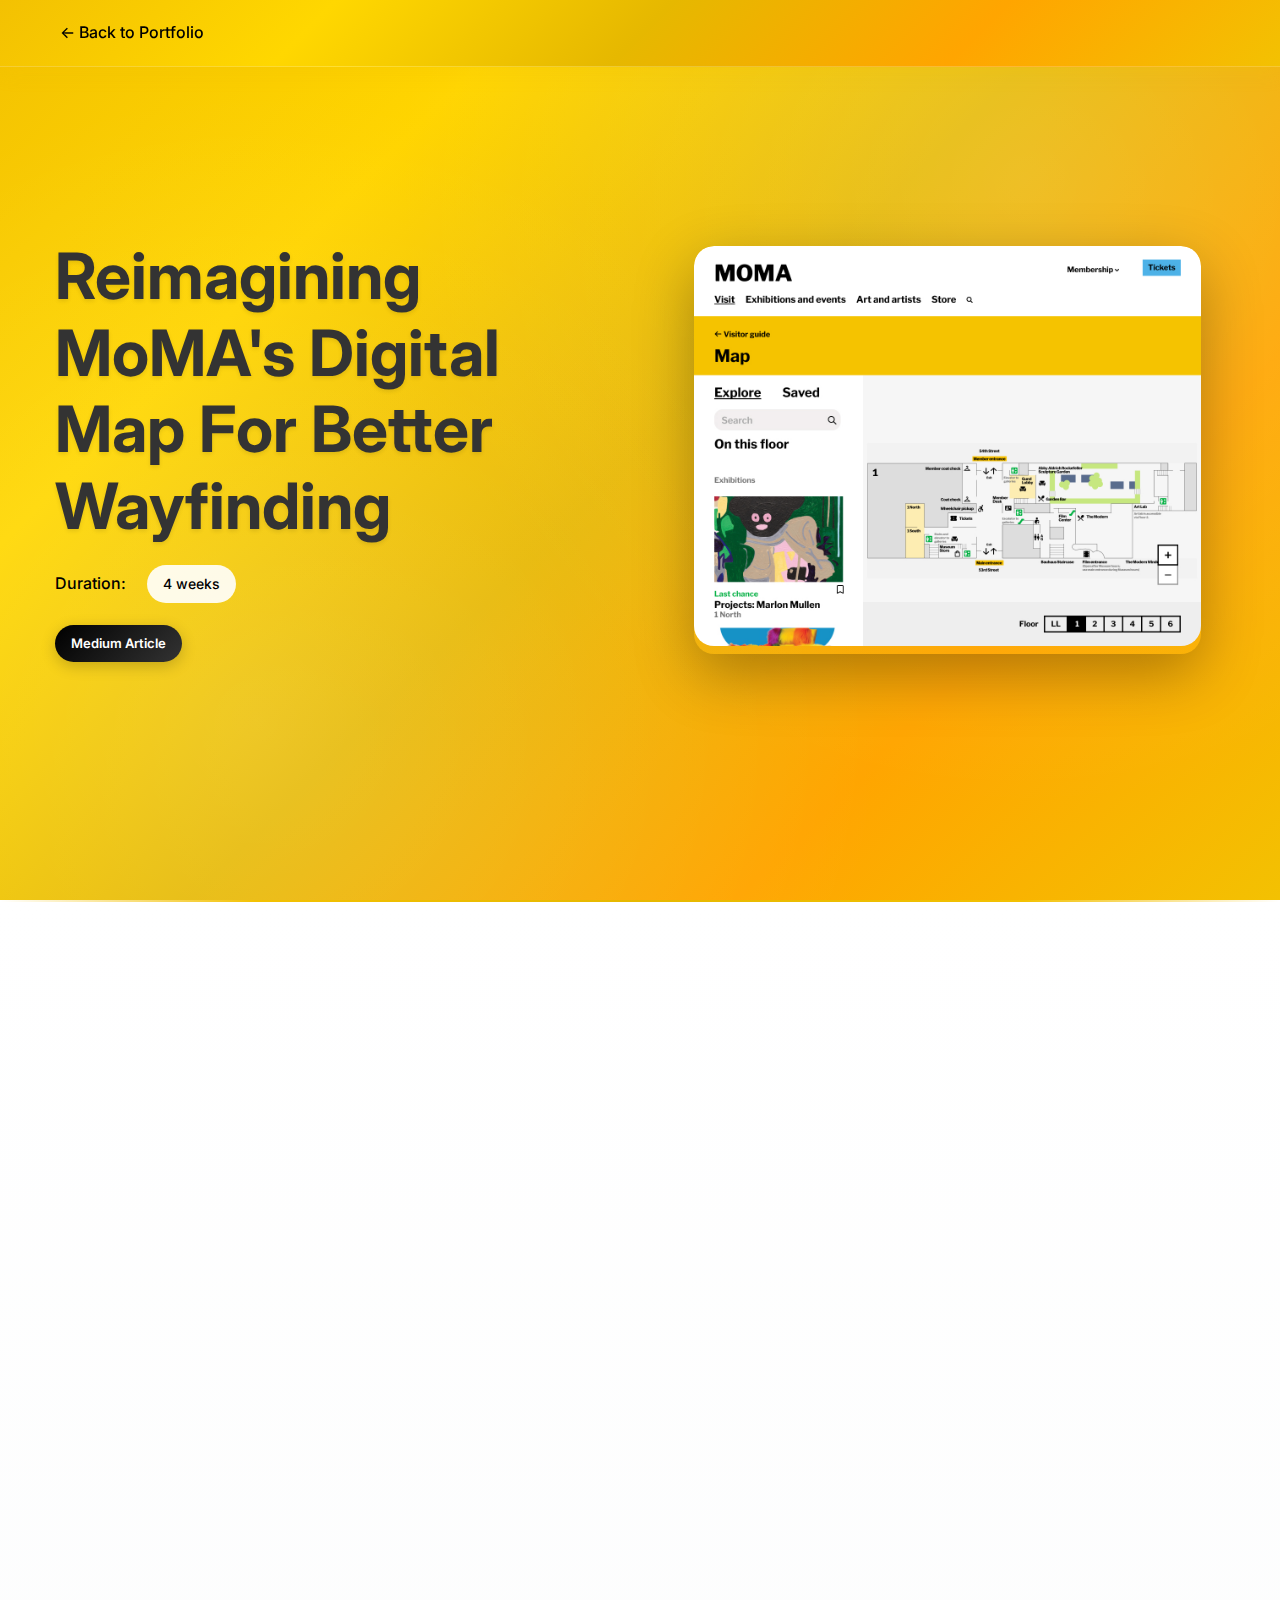
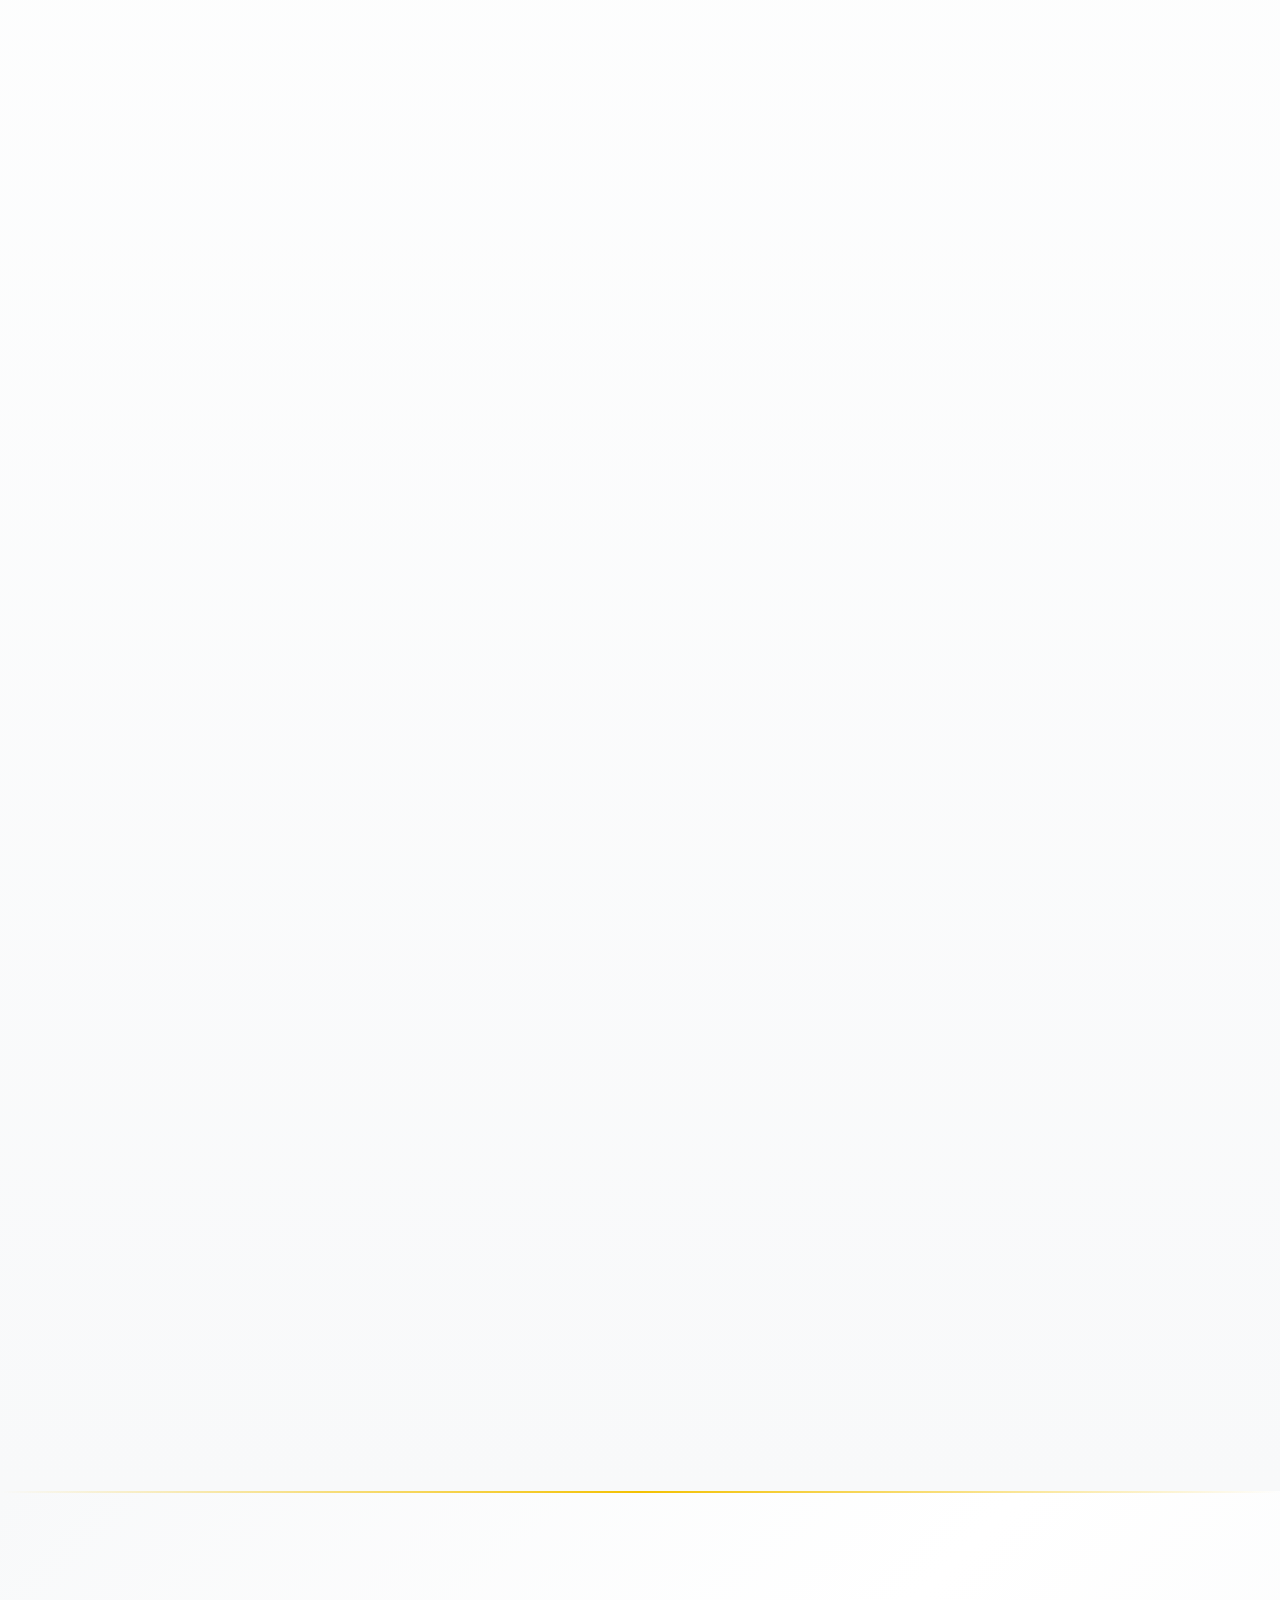
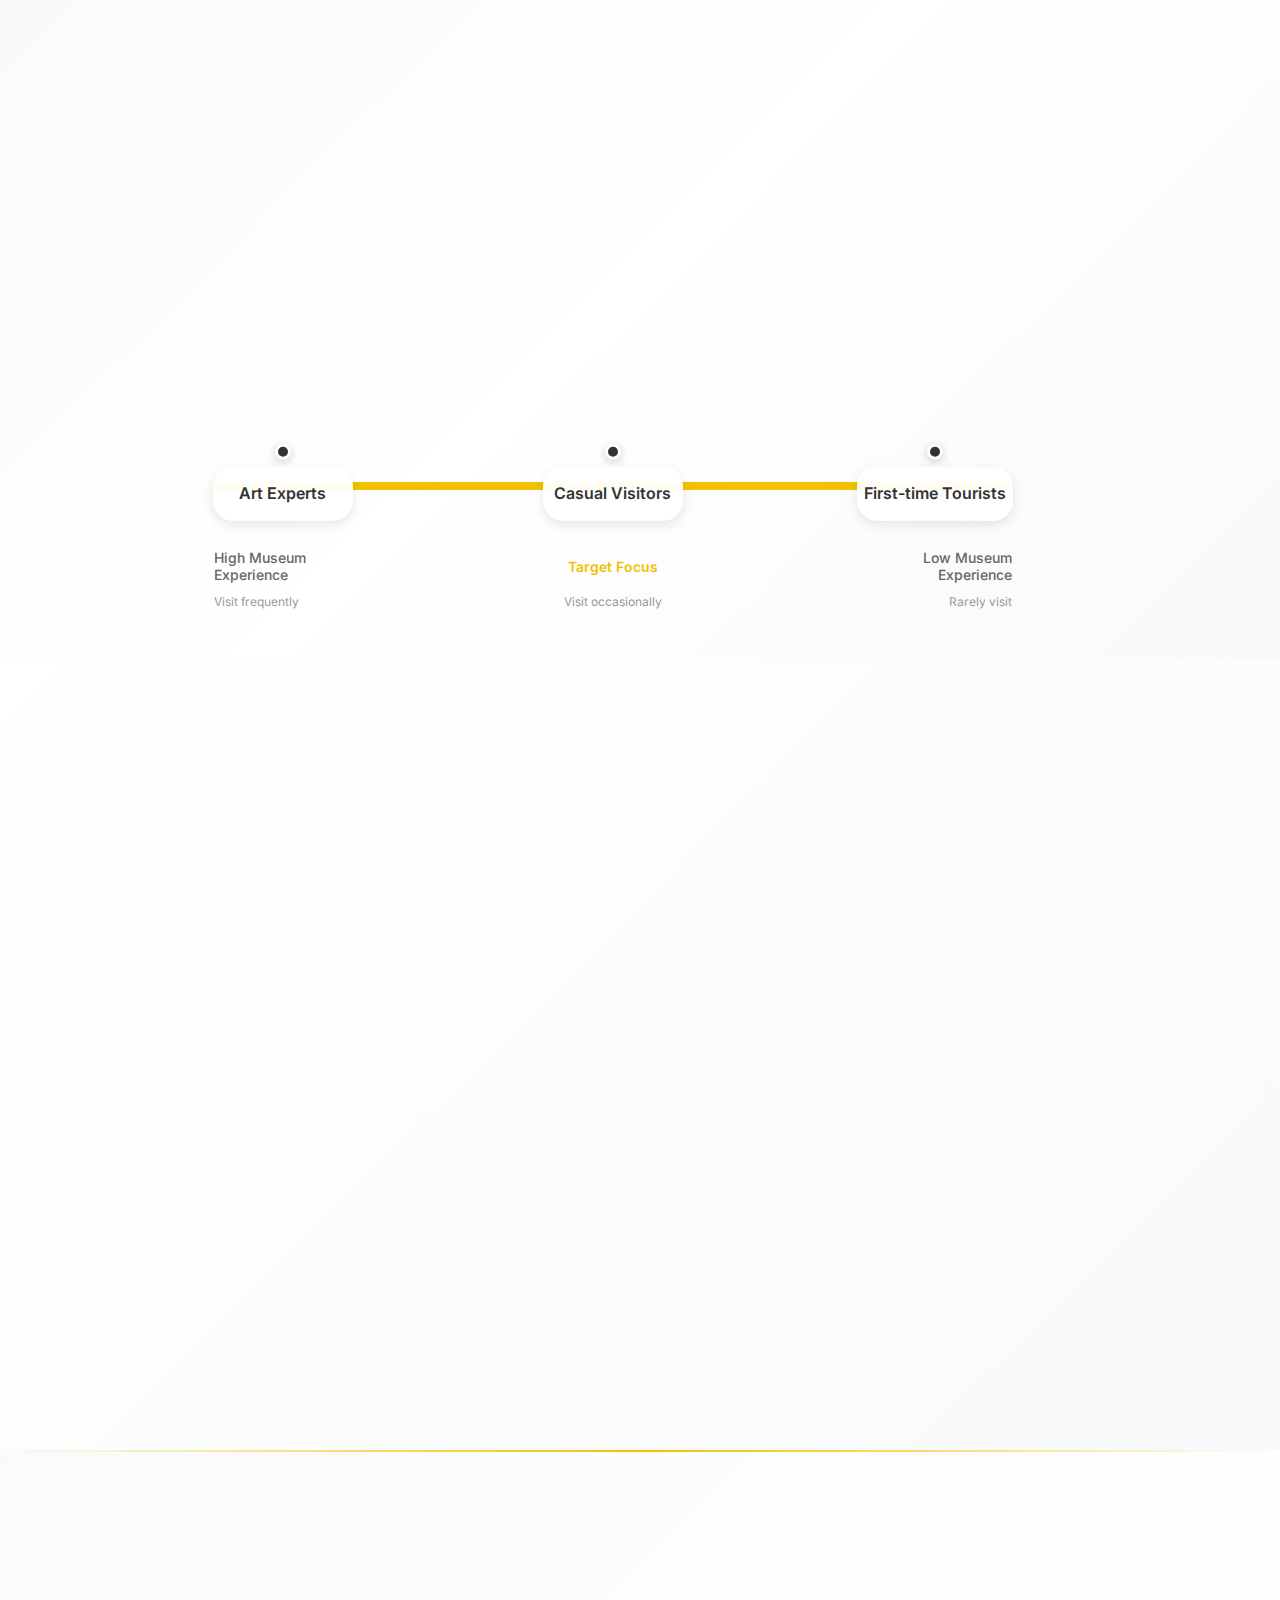
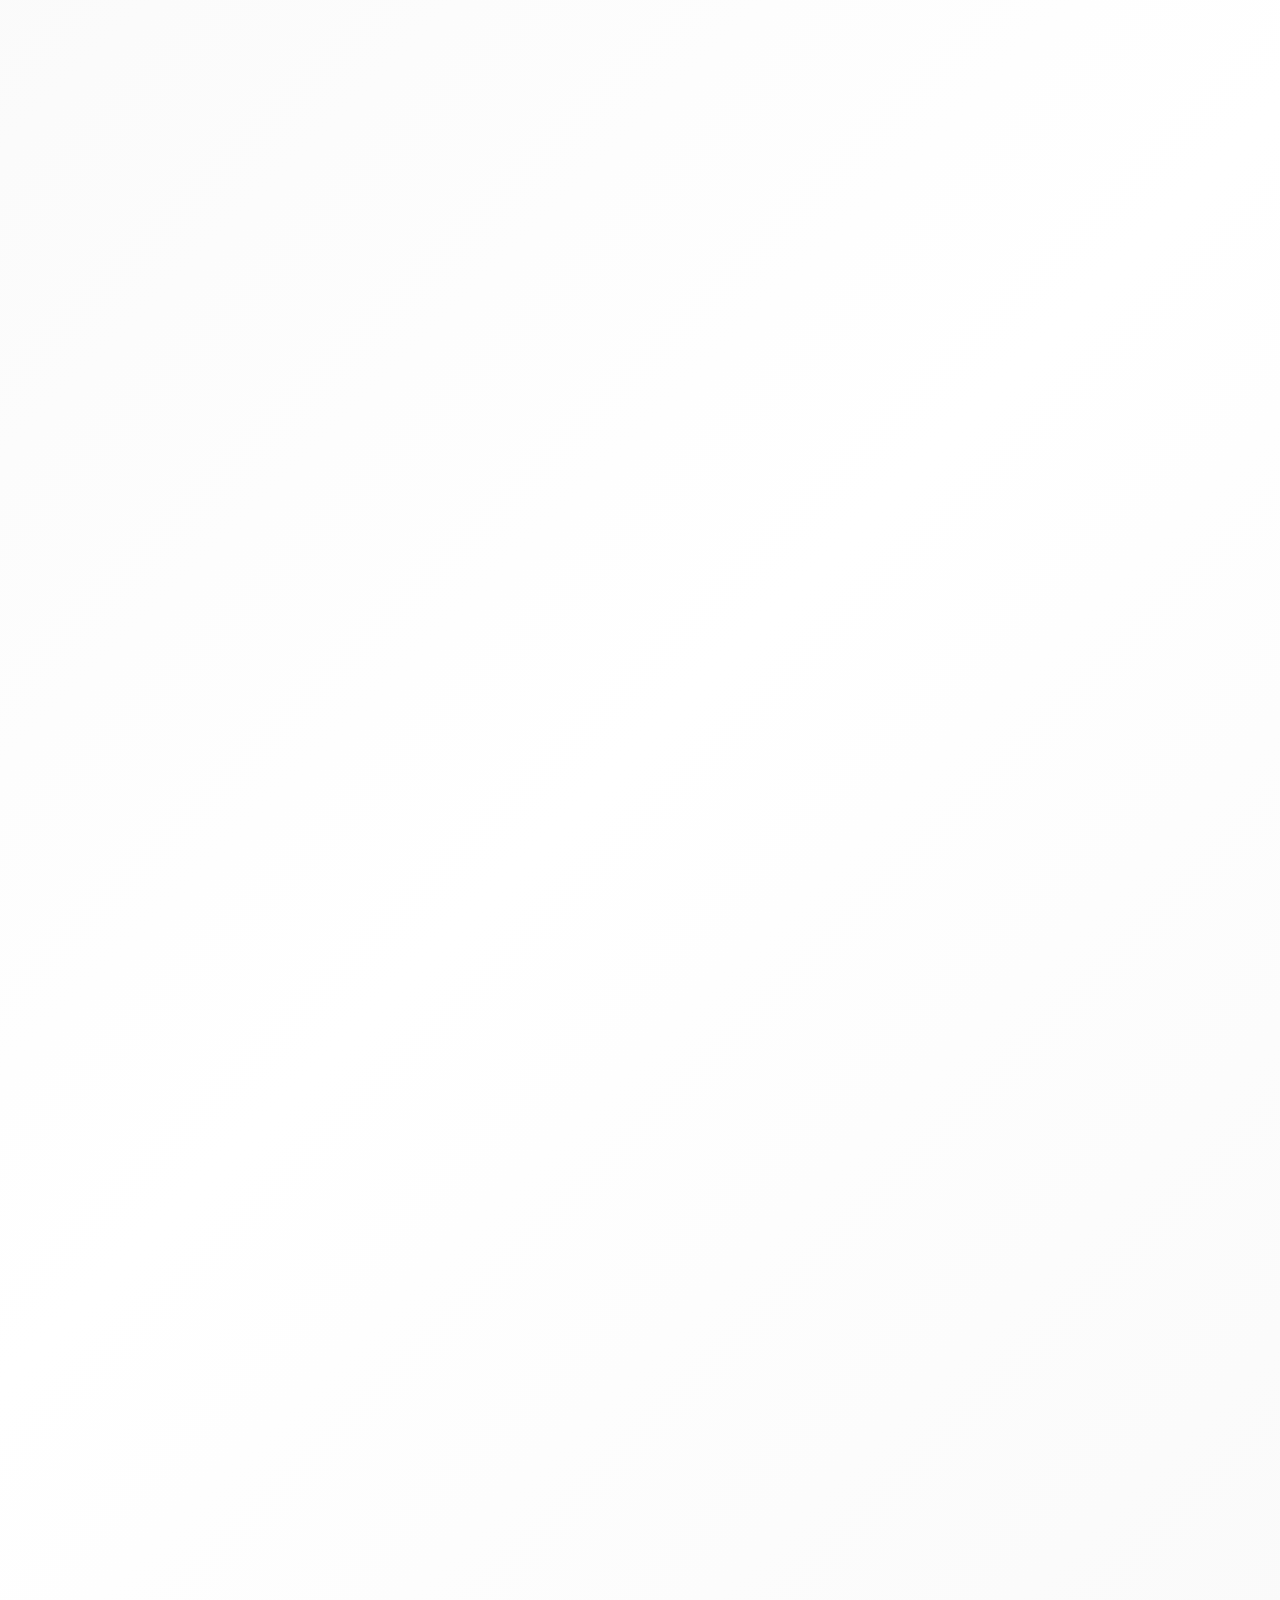
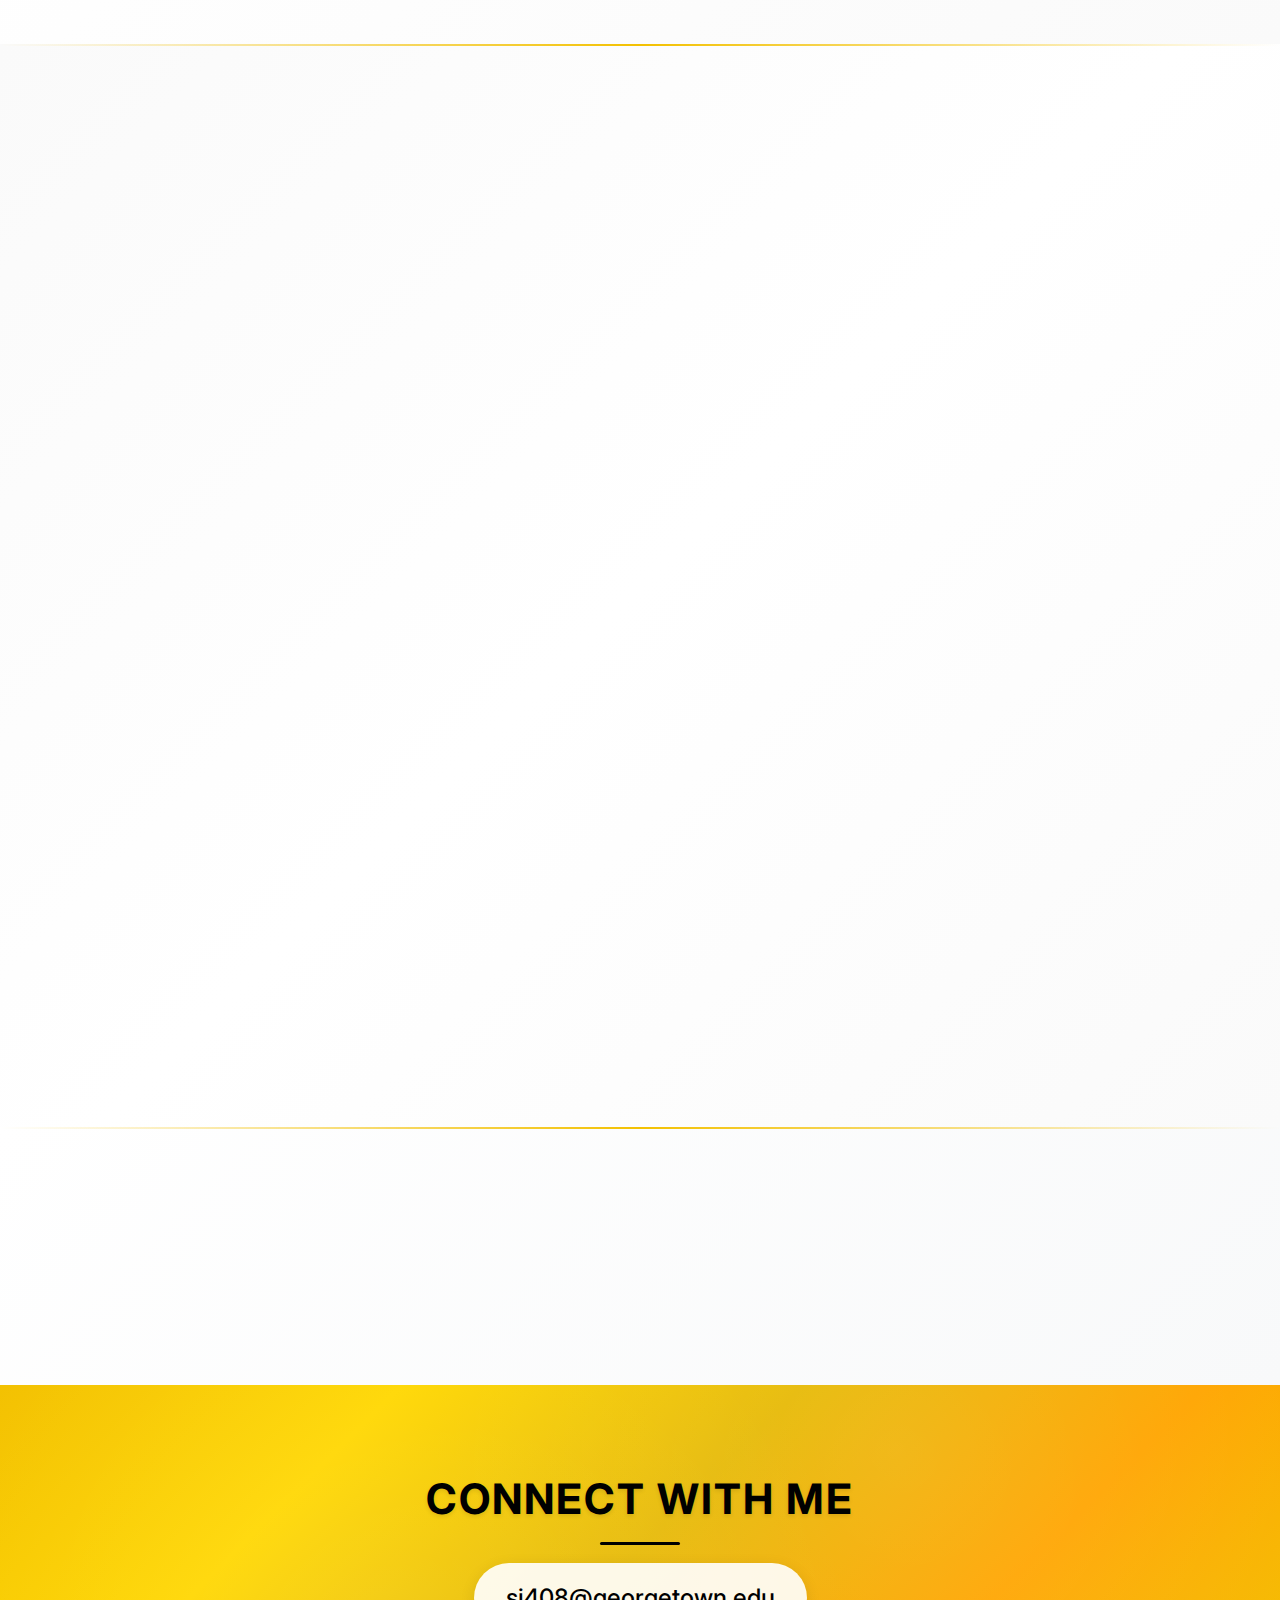
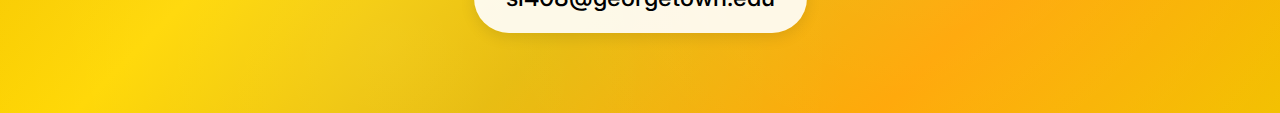
<file: moma-project.html>
<!DOCTYPE html>
<html lang="en">
<head>
    <meta charset="UTF-8">
    <meta name="viewport" content="width=device-width, initial-scale=1.0">
    <title>MoMA Project - Satomi Ito</title>
    <link rel="stylesheet" href="moma-styles.css">
    <link href="https://fonts.googleapis.com/css2?family=Inter:wght@300;400;500;600;700&family=Crafty+Girls&display=swap" rel="stylesheet">
</head>
<body>
    <!-- Navigation -->
    <nav class="navbar">
        <div class="nav-container">
            <div class="nav-links">
                <a href="index.html" class="nav-link">← Back to Portfolio</a>
            </div>
        </div>
    </nav>

    <!-- Hero Section -->
    <section id="hero" class="hero">
        <div class="container">
            <div class="hero-content">
                <div class="hero-text">
                    <h1 class="hero-title">
                        <span class="main-title">Reimagining MoMA's Digital Map For Better Wayfinding</span>
                    </h1>
                    <div class="project-meta">
                        <div class="meta-item">
                            <span class="meta-label">Duration:</span>
                            <span class="meta-value">4 weeks</span>
                        </div>
                        <a href="https://medium.com/@si408/wheres-the-art-solving-moma-s-visitor-navigation-problem-fa2f4e422dd8" class="hero-medium-button" target="_blank">Medium Article</a>
                    </div>
                </div>
                <div class="hero-image">
                    <div class="image-container">
                        <img src="moma-images/MoMa_Overview_Redesign.jpg" alt="MoMA Digital Map Redesign" class="project-image">
                    </div>
                </div>
            </div>
        </div>
    </section>

    <!-- Problem Section -->
    <section id="problem" class="problem-section">
        <div class="container">
            <div class="section-content">
                <div class="original-dashboard scroll-reveal-scale">
                    <img src="moma-images/before.png" alt="Original MoMA Digital Map Dashboard" class="dashboard-image">
                    <p class="image-caption">Original dashboard of the MoMA digital map</p>
                </div>

                <div class="problem-text-content scroll-reveal">
                    <h2 class="section-title">Problem</h2>
                    
                    <div class="problem-statement">
                        <p class="problem-text">Visitors at MoMA face difficulties finding artworks due to unclear and overwhelming digital navigation.</p>
                    </div>
                </div>

                <div class="problem-images scroll-reveal-right">
                    <div class="user-review">
                        <img src="moma-images/review.jpg" alt="User Review Screenshot" class="review-image">
                    </div>
                </div>

                <h3 class="insights-title scroll-reveal">User Research Insights</h3>
                <div class="problem-insights scroll-stagger-parent">
                    <div class="insight-card scroll-stagger delay-1">
                        <h2>Navigation Issues</h2>
                        <p>Users get lost navigating through multiple floors without clear guidance</p>
                    </div>
                    <div class="insight-card scroll-stagger delay-2">
                        <h2>No Search Function</h2>
                        <p>Visitors can't easily find specific artworks they want to see</p>
                    </div>
                    <div class="insight-card scroll-stagger delay-3">
                        <h2>Lack of Personalization</h2>
                        <p>The experience doesn't adapt to individual user preferences or interests</p>
                    </div>
                </div>

                <h3 class="opportunities-title scroll-reveal">Opportunities Identified</h3>
                <div class="opportunities-list scroll-stagger-parent">
                    <div class="opportunity-item scroll-stagger delay-1">
                        <div class="opportunity-number">#1</div>
                        <p>Allow users to <strong>bookmark pieces/events</strong> to personalize content.</p>
                    </div>
                    <div class="opportunity-item scroll-stagger delay-2">
                        <div class="opportunity-number">#2</div>
                        <p>Improve artwork discoverability by implementing a <strong>search system</strong>.</p>
                    </div>
                    <div class="opportunity-item scroll-stagger delay-3">
                        <div class="opportunity-number">#3</div>
                        <p>Add <strong>markers to the digital map</strong> so it can be helpful for users to find those pieces.</p>
                    </div>
                    <div class="opportunity-item scroll-stagger delay-4">
                        <div class="opportunity-number">#4</div>
                        <p>Allow users to view <strong>saved artwork in their customized tab</strong>.</p>
                    </div>
                </div>
            </div>
        </div>
    </section>

    <!-- Target Users Section -->
    <section id="target-users" class="target-users-section">
        <div class="container">
            <div class="section-content">
                <h2 class="section-title scroll-reveal">Target Users</h2>
                
                <div class="target-users-intro scroll-reveal-left">
                    <p class="intro-text">The users range from seasoned art enthusiasts to first-time museum tourists.</p>
                    <p class="intro-text">I revised our approach to focus on casual visitors, rather than either extremity. The original navigation tools assumed all users had the same level of interest and familiarity with the art. This overlooked the needs of newcomers, who felt overwhelmed, and underwhelmed the experts, who sought deeper engagement. By designing for the middle ground, I created a system that is intuitive for beginners yet flexible enough for experts.</p>
                </div>

                <div class="interactive-spectrum">
                    <div class="spectrum-container">
                        <div class="spectrum-line">
                            <div class="spectrum-point expert-point" data-tooltip="Frequent museum visitors with deep art knowledge">
                                <div class="point-circle expert-circle"></div>
                                <span class="point-label">Art Experts</span>
                            </div>
                            <div class="spectrum-point casual-point" data-tooltip="Visitors seeking engaging art experiences">
                                <div class="point-circle casual-circle"></div>
                                <span class="point-label">Casual Visitors</span>
                            </div>
                            <div class="spectrum-point tourist-point" data-tooltip="First-time visitors unfamiliar with museums">
                                <div class="point-circle tourist-circle"></div>
                                <span class="point-label">First-time Tourists</span>
                            </div>
                        </div>
                        <div class="spectrum-labels">
                            <span class="spectrum-label left">High Museum Experience</span>
                            <span class="spectrum-label center">Target Focus</span>
                            <span class="spectrum-label right">Low Museum Experience</span>
                        </div>
                        <div class="spectrum-descriptions">
                            <span class="description-label left">Visit frequently</span>
                            <span class="description-label center">Visit occasionally</span>
                            <span class="description-label right">Rarely visit</span>
                        </div>
                    </div>

                    <!-- Tooltip -->
                    <div class="tooltip" id="tooltip"></div>
                </div>
            </div>
        </div>
    </section>

    <!-- Solution Section -->
    <section id="solution" class="solution-section">
        <div class="container">
            <div class="section-content">
                <h2 class="solution-title scroll-reveal">Solution</h2>
                
                <div class="solution-video-container scroll-reveal-scale">
                    <video class="solution-video" muted loop playsinline>
                        <source src="moma-images/moma_prototype_overview.mp4" type="video/mp4">
                        Your browser does not support the video tag.
                    </video>
                </div>
            </div>
        </div>
    </section>

    <!-- Explore Page Section -->
    <section id="explore-page" class="explore-page-section">
        <div class="container">
            <div class="section-content">
                <h2 class="section-title scroll-reveal">Explore Page</h2>
                
                <div class="feature-description scroll-reveal-left">
                    <p class="feature-intro">The explore page showcases all the pieces/events that are currently available based on specific floor the user looks at. I added a saved tab, a search button, and a bookmark icon to enhance personalization.</p>
                </div>

                <div class="explore-card scroll-reveal-scale">
                    <div class="card-image">
                        <div class="image-container-interactive">
                            <img src="moma-images/explore.jpg" alt="MoMA Explore Page Interface" class="explore-screenshot">
                            <!-- Interactive overlays for hover effects -->
                            <div class="highlight-overlay" id="bookmark-highlight"></div>
                            <div class="highlight-overlay" id="search-highlight"></div>
                            <div class="highlight-overlay" id="saved-tab-highlight"></div>
                        </div>
                    </div>
                    
                    <div class="card-content">
                        <p class="hover-hint">Hover over features to see their interface positions</p>
                        <div class="feature-item scroll-stagger delay-1" data-highlight="saved-tab-highlight">
                            <div class="feature-icon">💾</div>
                            <p>The Saved tab is added to show the pieces the user bookmarked. The line under the tab indicate what that the user is currently viewing.</p>
                        </div>
                        <div class="feature-item scroll-stagger delay-2" data-highlight="search-highlight">
                            <div class="feature-icon">🔍</div>
                            <p>Users can search for pieces they are interested in.</p>
                        </div>
                        <div class="feature-item scroll-stagger delay-3" data-highlight="bookmark-highlight">
                            <div class="feature-icon">📌</div>
                            <p>User can bookmark pieces of their interest and can view them in the Saved tab.</p>
                        </div>
                    </div>
                </div>

                <div class="search-card scroll-reveal-right">
                    <div class="card-image">
                        <img src="moma-images/search.png" alt="MoMA Search Functionality" class="search-screenshot">
                    </div>
                    
                    <div class="card-content">
                        <div class="feature-item">
                            <div class="feature-icon">🔍</div>
                            <p>The search system allows users to search for piece of interest. However, it would be interesting if the search system can also search by tags.</p>
                        </div>
                    </div>
                </div>
            </div>
        </div>
    </section>

    <!-- Saved Page Section -->
    <section id="saved-page" class="saved-page-section">
        <div class="container">
            <div class="section-content">
                <h2 class="section-title scroll-reveal">Saved Page</h2>
                
                <div class="feature-description scroll-reveal-right">
                    <p class="feature-intro">The saved page showcases all the items the user has bookmarked, which can be indicated by the colored bookmark icon. Once an item is bookmarked, a bookmark icon will also appear on the map indicating where the item is on the floor.</p>
                </div>

                <div class="saved-card scroll-reveal-scale">
                    <div class="card-image">
                        <div class="image-container-saved">
                            <img src="moma-images/saved.jpg" alt="MoMA Saved Page Interface" class="saved-screenshot">
                            <!-- Interactive overlays for hover effects -->
                            <div class="highlight-overlay" id="saved-search-highlight"></div>
                            <div class="highlight-overlay" id="saved-locate-highlight"></div>
                            <div class="highlight-overlay" id="saved-bookmark-highlight"></div>
                        </div>
                    </div>
                    
                    <div class="card-content">
                        <p class="hover-hint">Hover over features to see their interface positions</p>
                        <div class="feature-item scroll-stagger delay-1" data-highlight="saved-search-highlight">
                            <div class="feature-icon">🔍</div>
                            <p>Users can search for pieces they saved.</p>
                        </div>
                        <div class="feature-item scroll-stagger delay-2" data-highlight="saved-bookmark-highlight">
                            <div class="feature-icon">💾</div>
                            <p>Once a user bookmarks an item, the icon gets filled to indicated that it has been saved.</p>
                        </div>
                        <div class="feature-item scroll-stagger delay-3" data-highlight="saved-locate-highlight">
                            <div class="feature-icon">📍</div>
                            <p>Users can easily locate the piece.</p>
                        </div>
                    </div>
                </div>
            </div>
        </div>
    </section>

    <!-- Medium Article Section -->
    <section id="medium-article" class="medium-article-section">
        <div class="container">
            <div class="section-content">
                <div class="medium-content scroll-reveal-scale">
                    <h2 class="medium-title">Check out the Medium article</h2>
                    <div class="medium-button-container">
                        <a href="https://medium.com/@si408/wheres-the-art-solving-moma-s-visitor-navigation-problem-fa2f4e422dd8" class="medium-button" target="_blank">Click Here</a>
                    </div>
                </div>
            </div>
        </div>
    </section>

    <!-- Connect Section -->
    <section id="connect" class="connect-section">
        <div class="container">
            <div class="section-content">
                <div class="connect-content">
                    <h2 class="connect-title">CONNECT WITH ME</h2>
                    <div class="contact-info">
                        <a href="mailto:si408@georgetown.edu" class="email-link">si408@georgetown.edu</a>
                    </div>
                </div>
            </div>
        </div>
    </section>

    <script src="moma-script.js"></script>
</body>
</html>
</file>
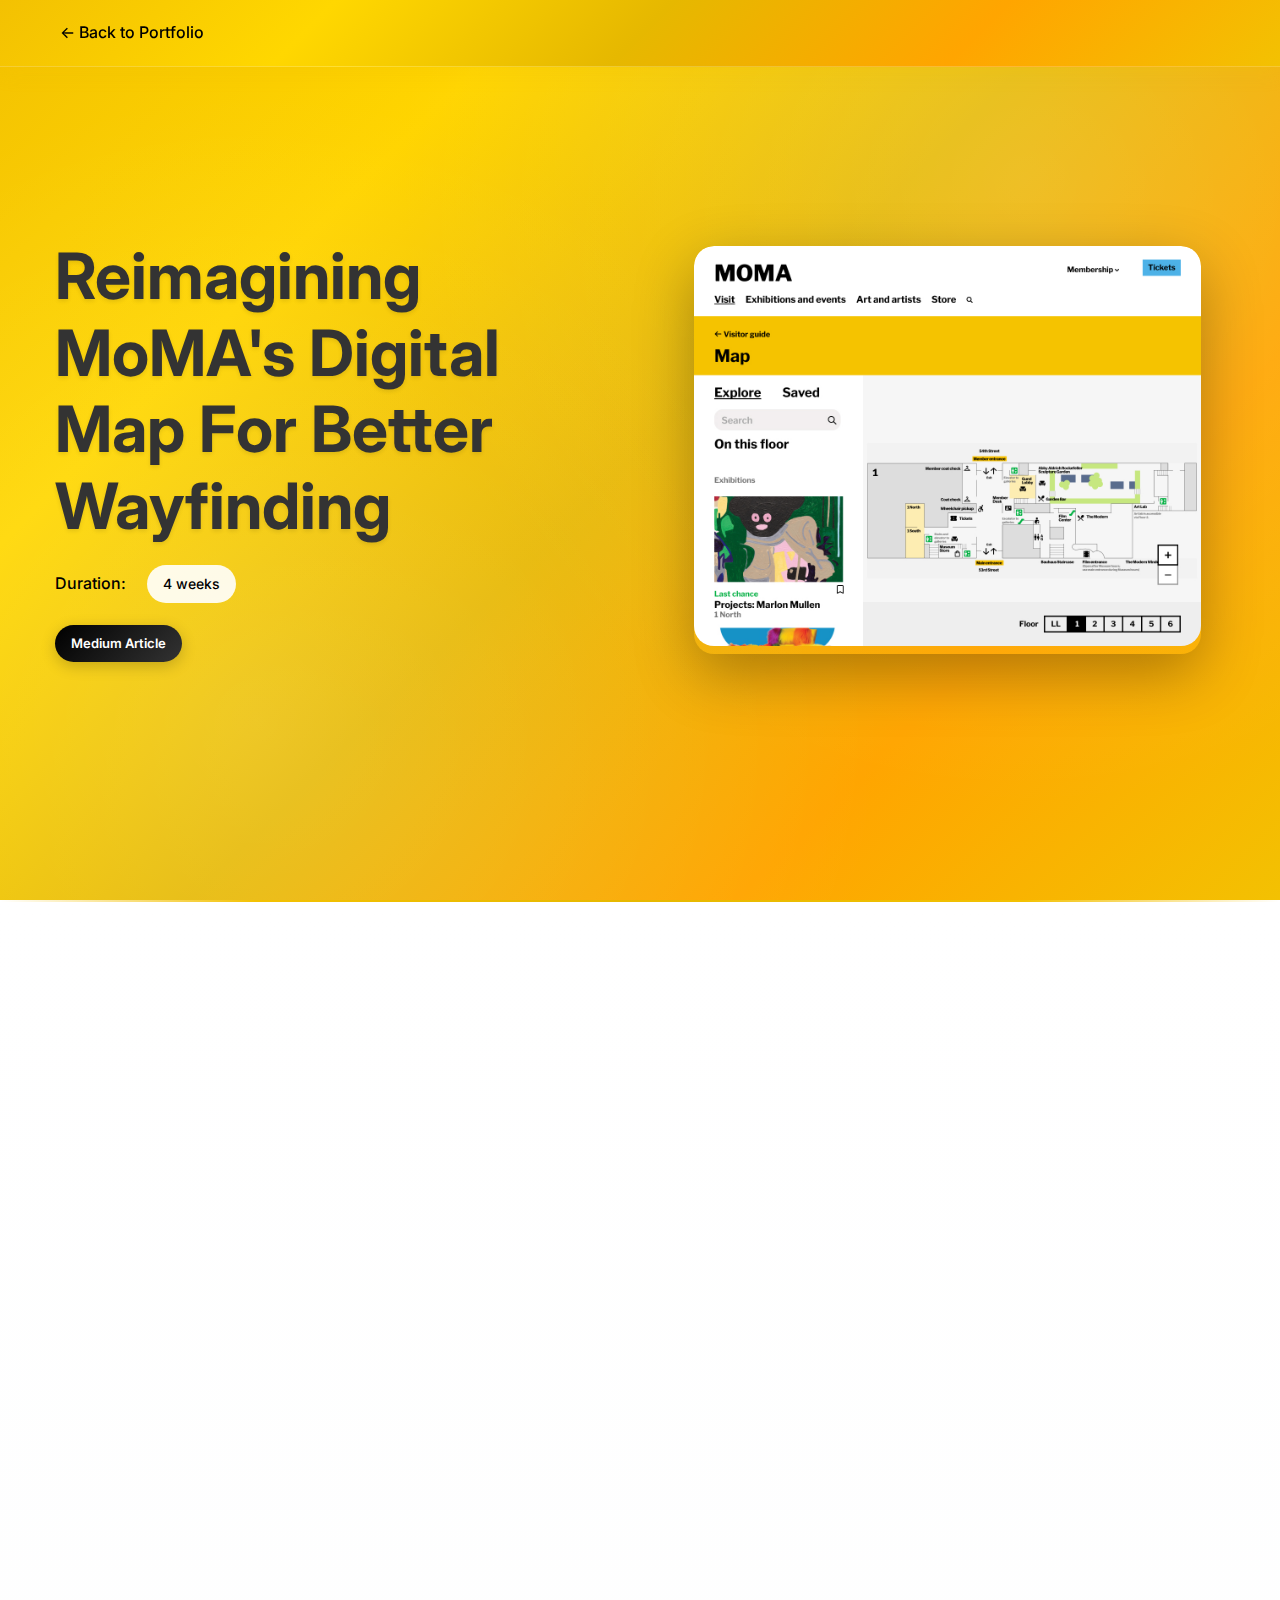
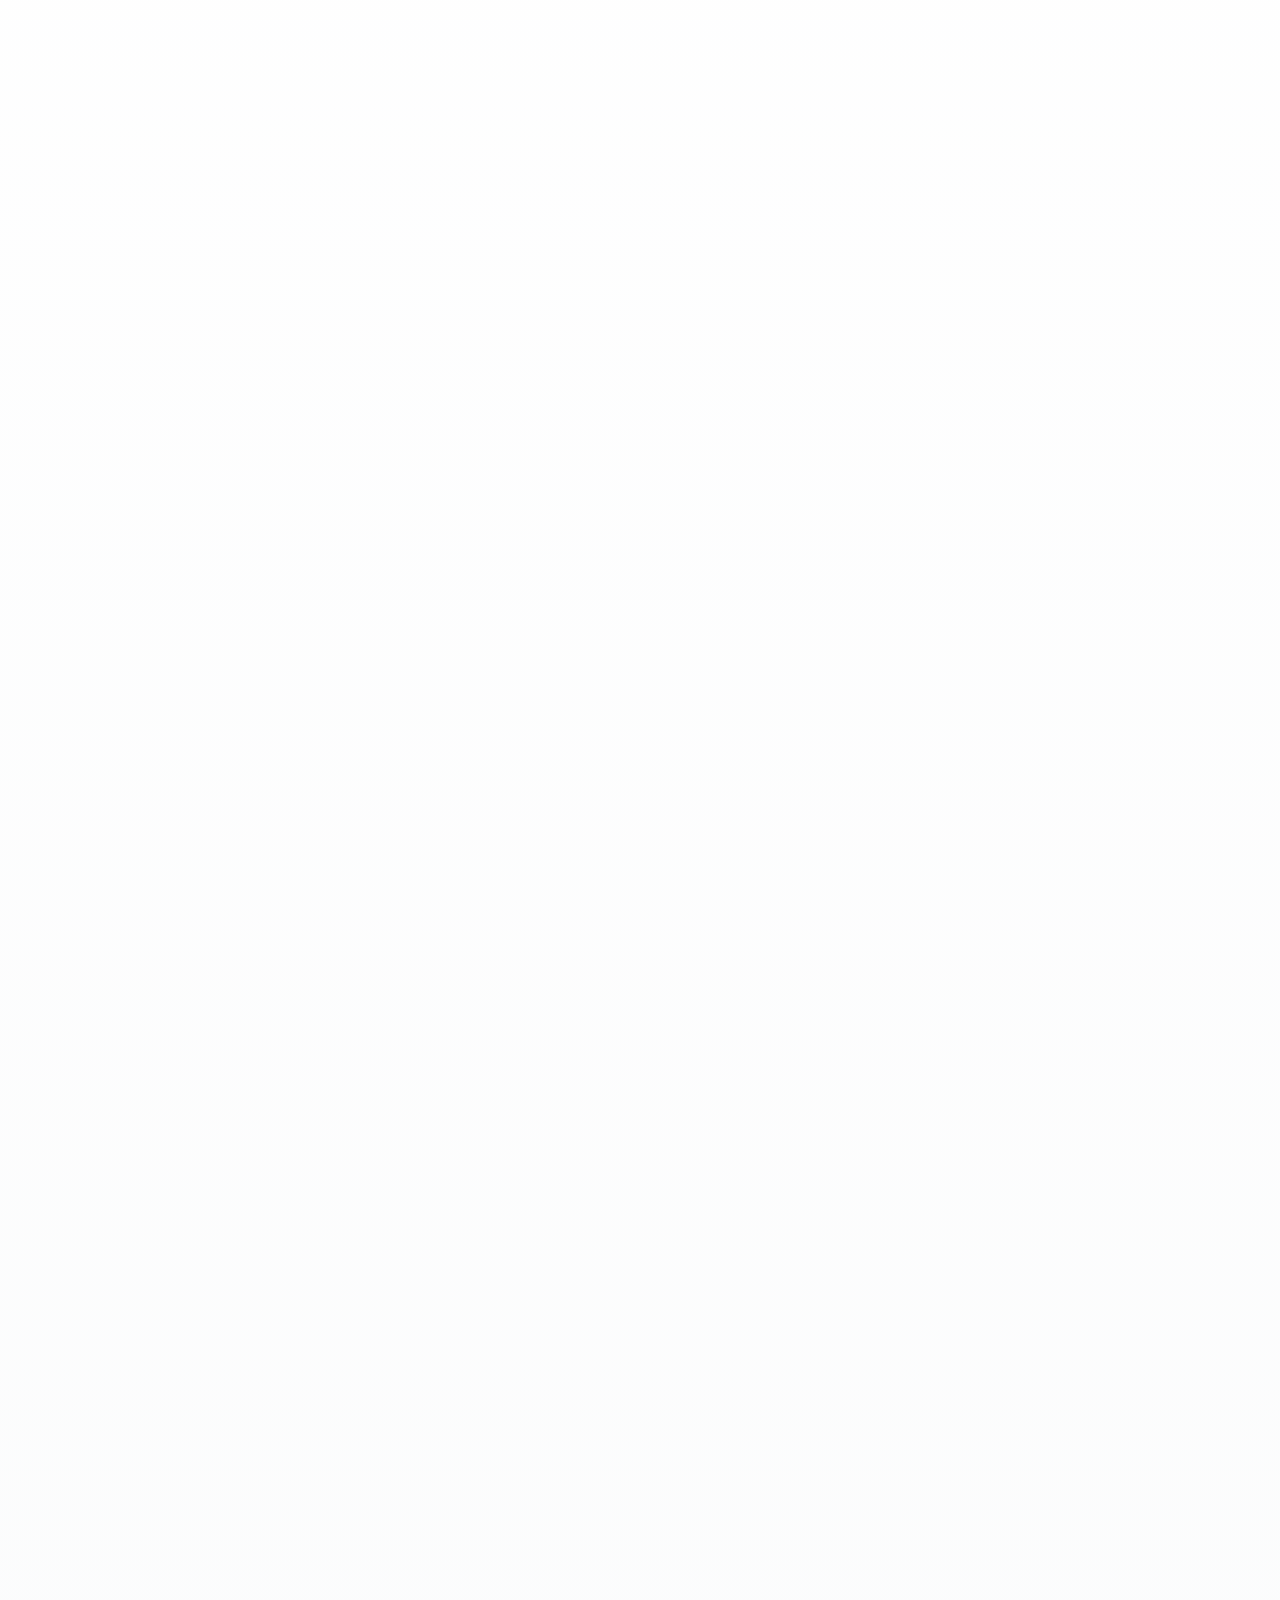
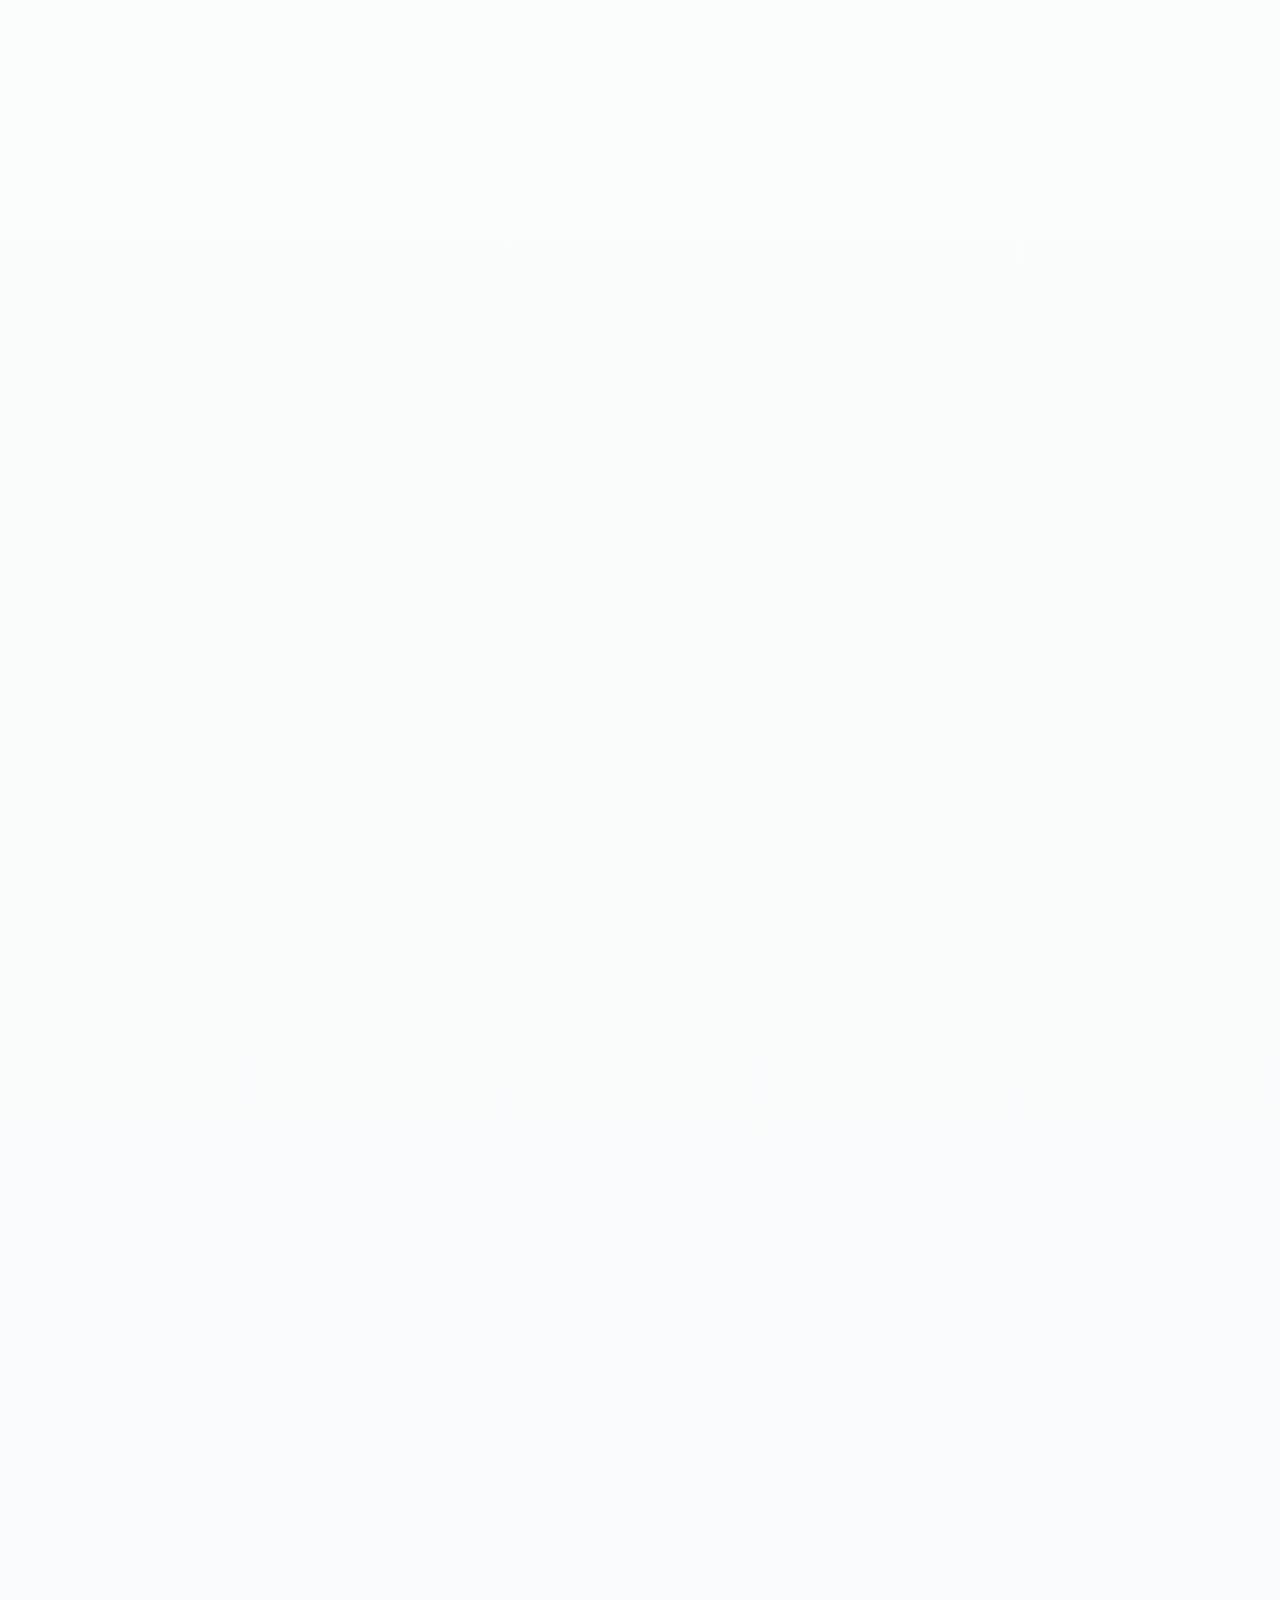
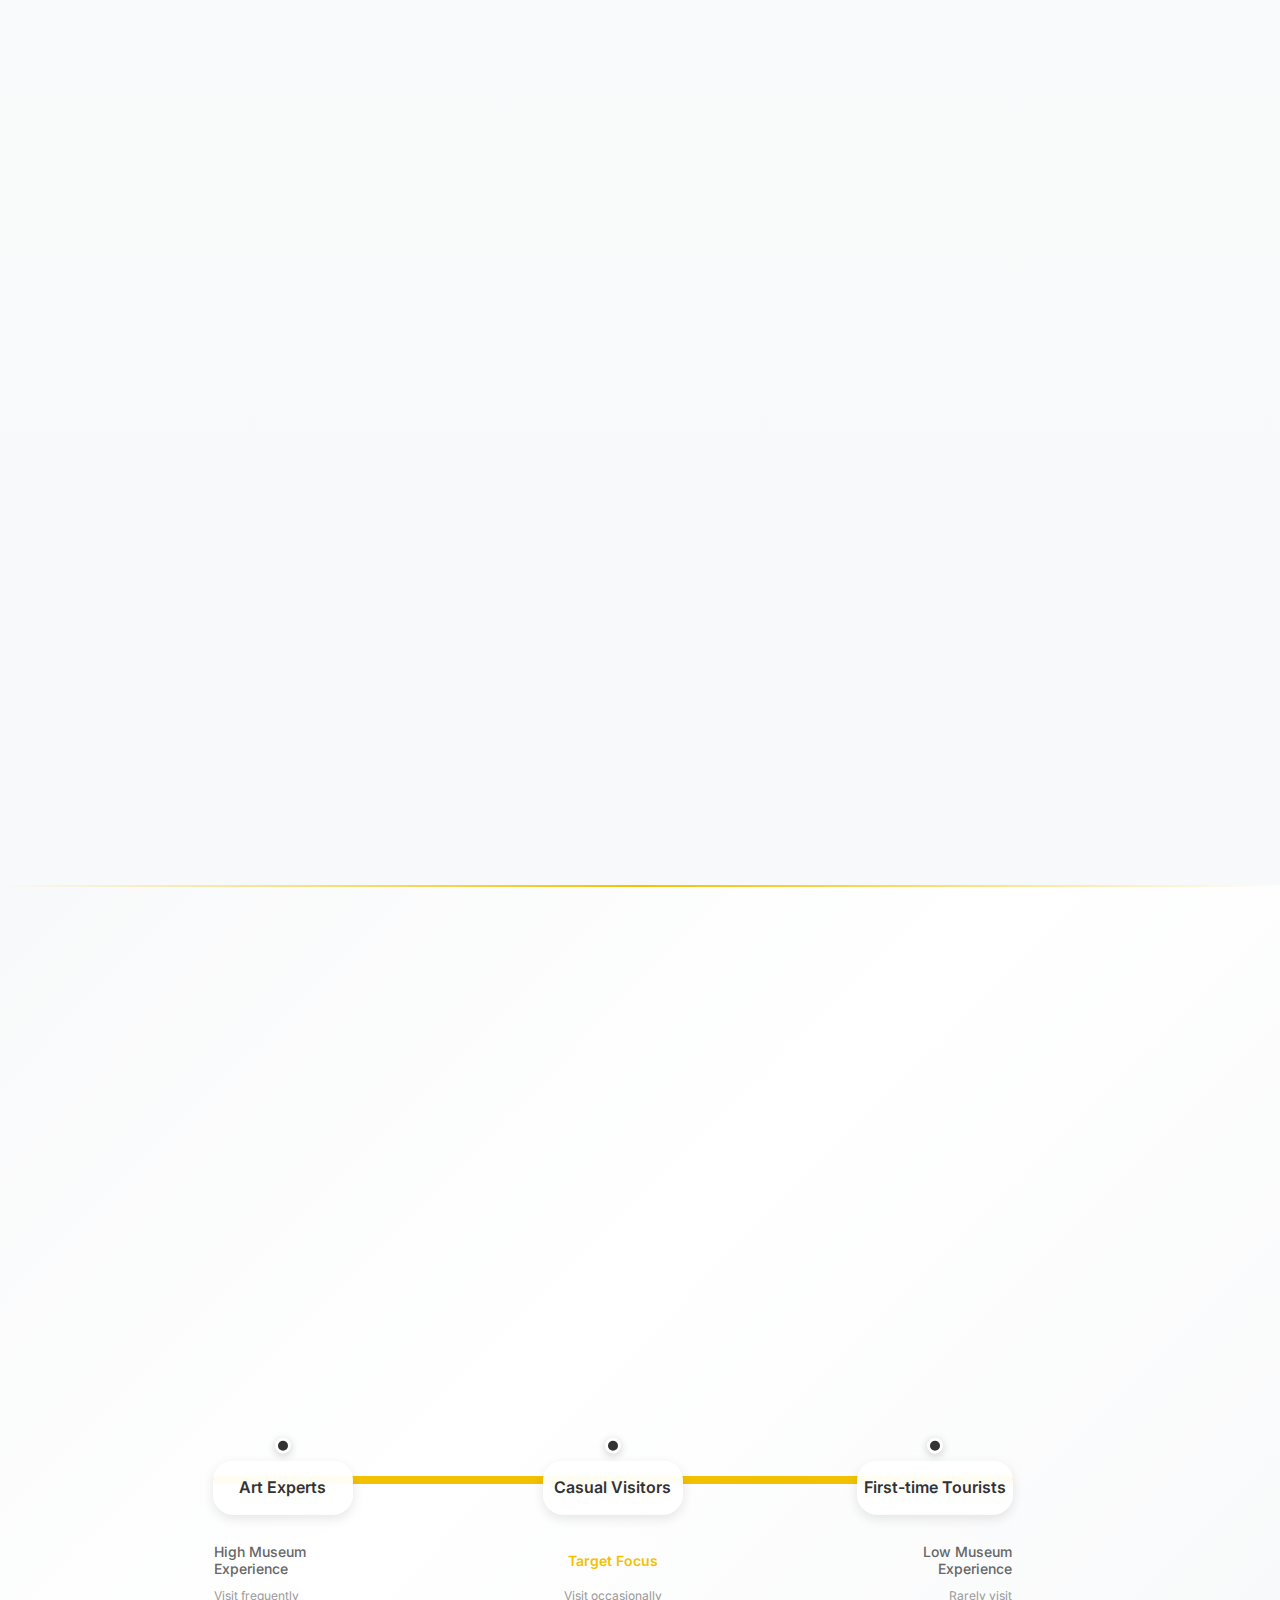
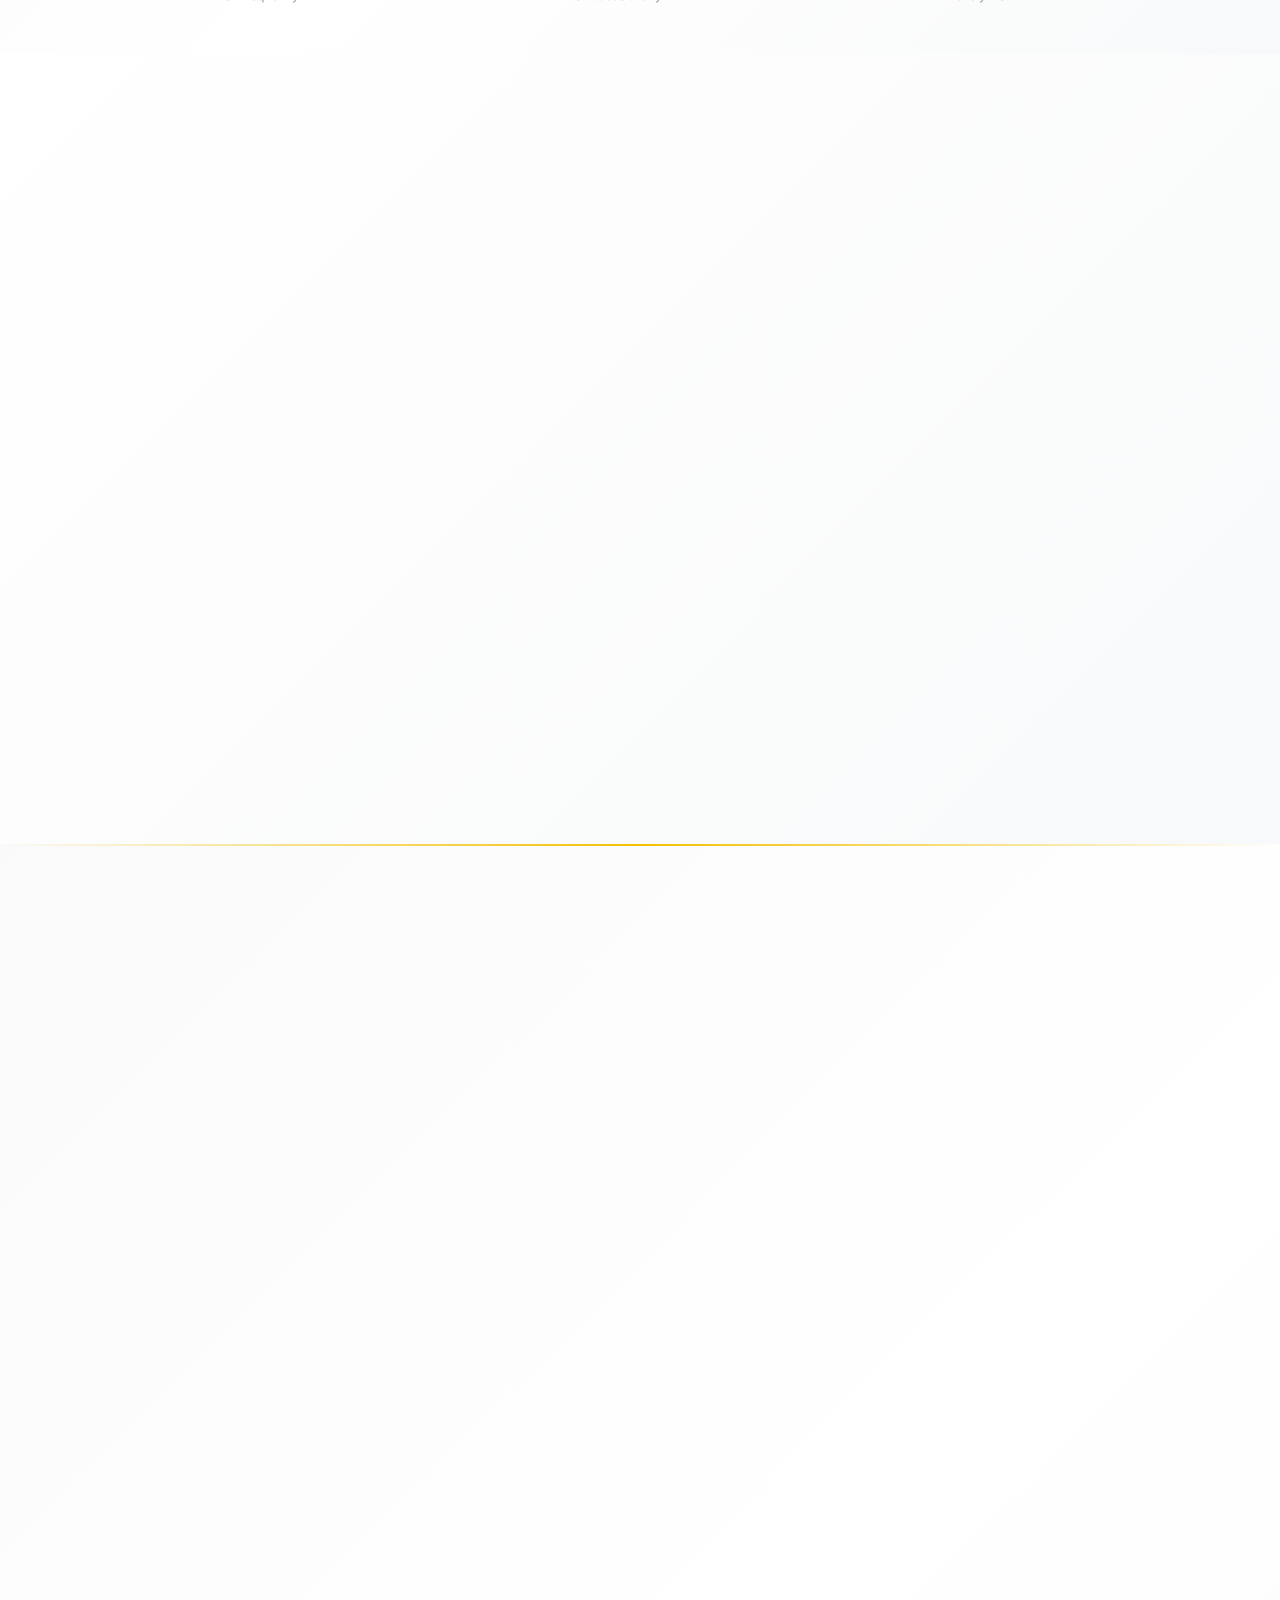
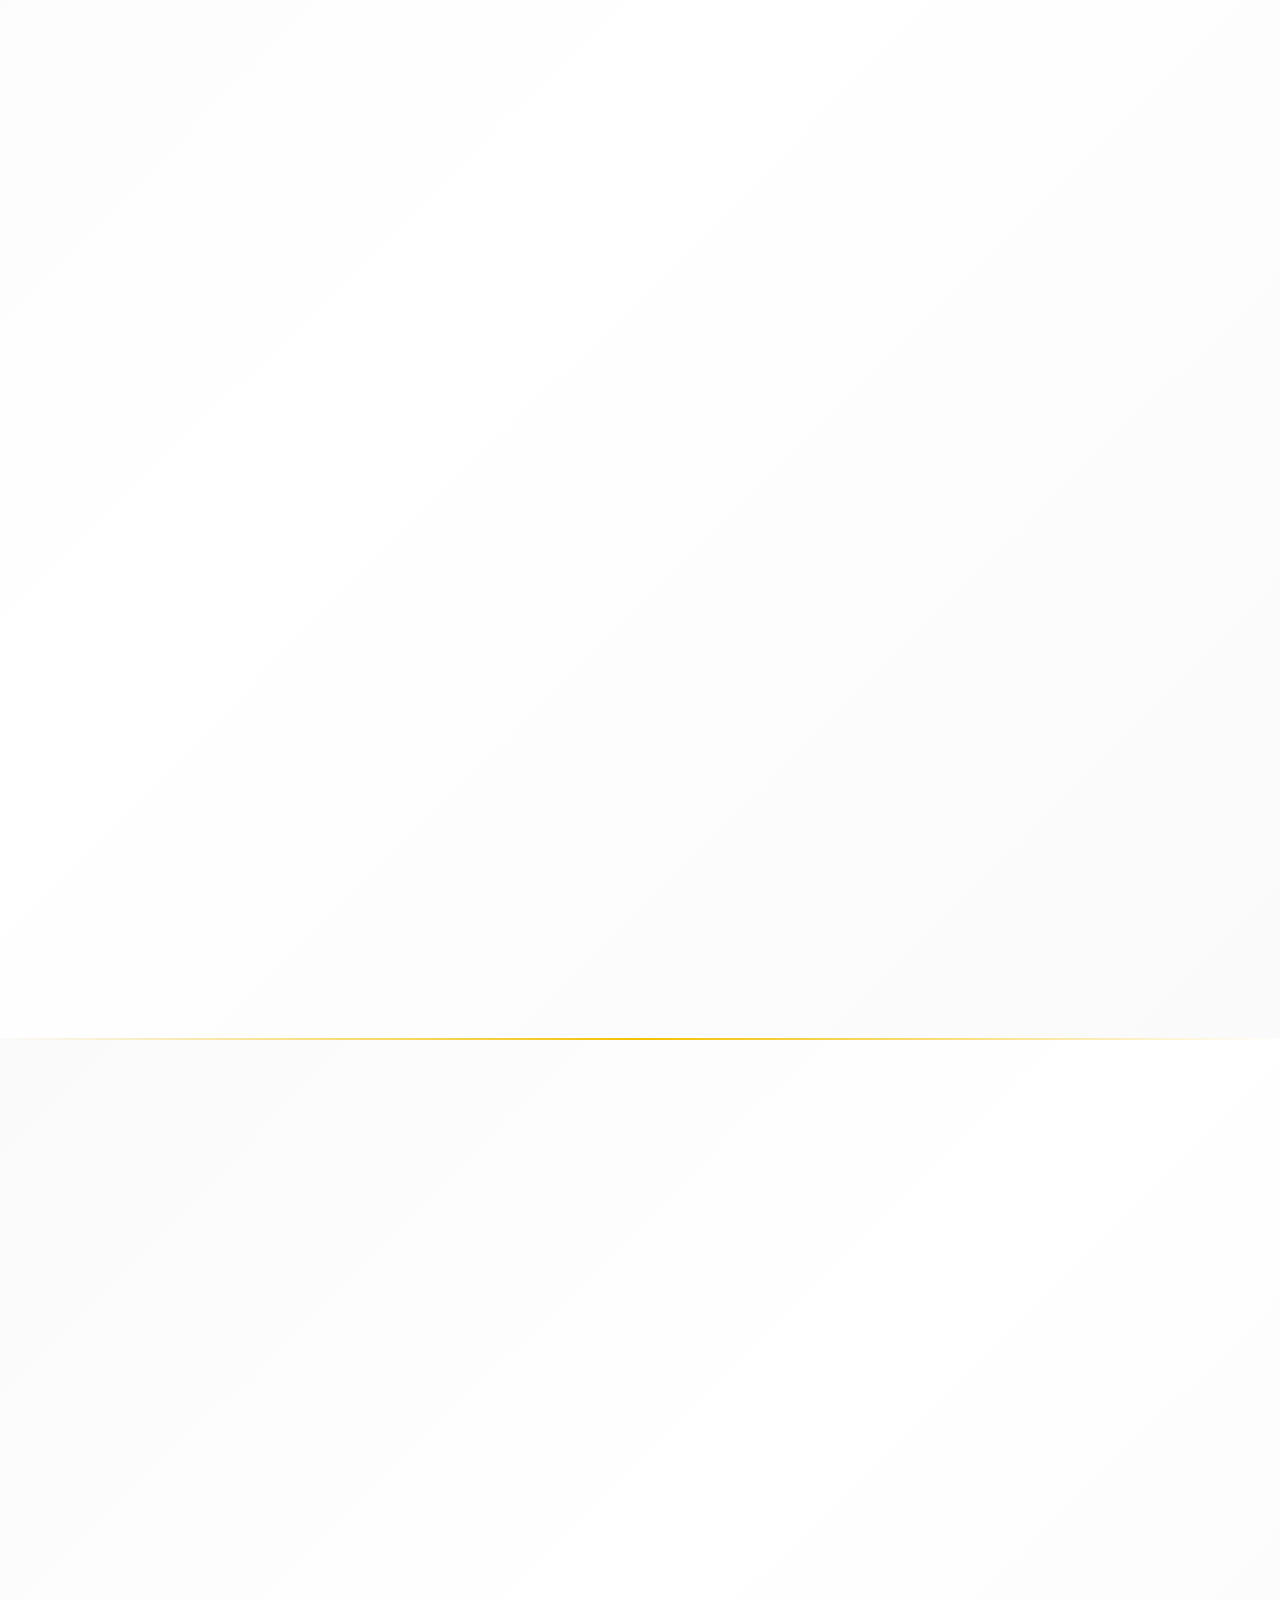
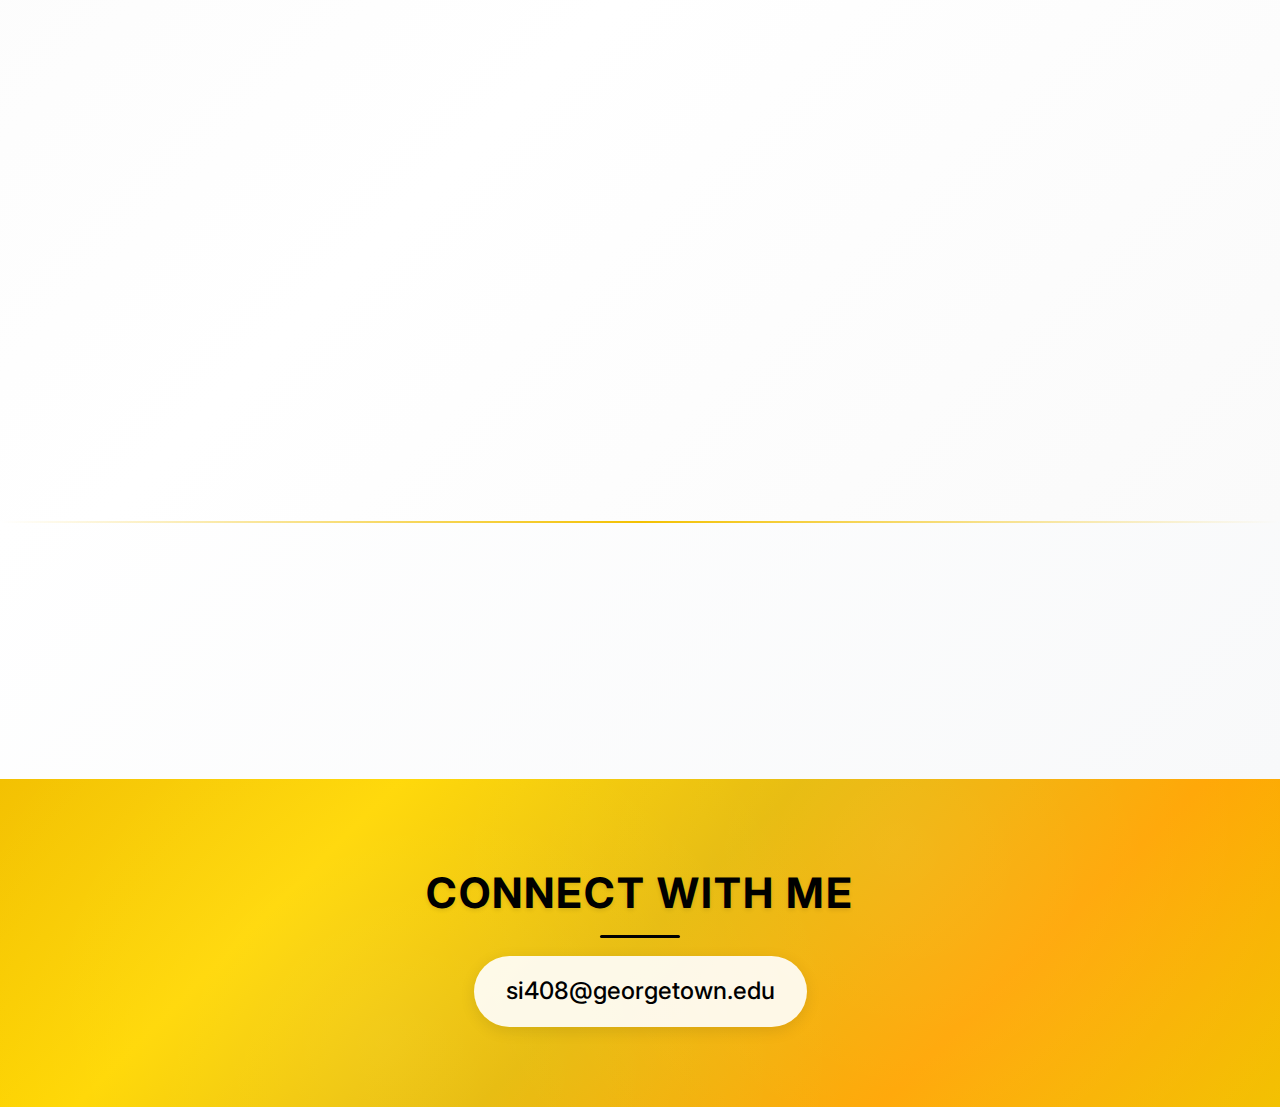
<file: moma.html>
<!DOCTYPE html>
<html lang="en">
<head>
    <meta charset="UTF-8">
    <meta name="viewport" content="width=device-width, initial-scale=1.0">
    <title>Where's The Art?</title>
    <link rel="stylesheet" href="moma-styles.css">
    <link href="https://fonts.googleapis.com/css2?family=Inter:wght@300;400;500;600;700&family=Crafty+Girls&display=swap" rel="stylesheet">
</head>
<body>
    <!-- Navigation -->
    <nav class="navbar">
        <div class="nav-container">
            <div class="nav-links">
                <a href="index.html" class="nav-link">← Back to Portfolio</a>
            </div>
        </div>
    </nav>

    <!-- Hero Section -->
    <section id="hero" class="hero">
        <div class="container">
            <div class="hero-content">
                <div class="hero-text">
                    <h1 class="hero-title">
                        <span class="main-title">Reimagining MoMA's Digital Map For Better Wayfinding</span>
                    </h1>
                    <div class="project-meta">
                        <div class="meta-item">
                            <span class="meta-label">Duration:</span>
                            <span class="meta-value">4 weeks</span>
                        </div>
                        <a href="https://medium.com/@si408/wheres-the-art-solving-moma-s-visitor-navigation-problem-fa2f4e422dd8" class="hero-medium-button" target="_blank">Medium Article</a>
                    </div>
                </div>
                <div class="hero-image">
                    <div class="image-container">
                        <img src="moma-images/MoMa_Overview_Redesign.jpg" alt="MoMA Digital Map Redesign" class="project-image">
                    </div>
                </div>
            </div>
        </div>
    </section>

    <!-- Problem Section -->
    <section id="problem" class="problem-section">
        <div class="container">
            <div class="section-content">
                <div class="original-dashboard scroll-reveal-scale">
                    <img src="moma-images/before.png" alt="Original MoMA Digital Map Dashboard" class="dashboard-image">
                    <p class="image-caption">Original dashboard of the MoMA digital map</p>
                </div>

                <!-- Current Features Section -->
                <div class="current-features scroll-reveal">
                    <h2 class="section-title">Current MoMA Visitor Guide Features</h2>
                    <p class="features-intro">The current MoMA digital visitor guide is designed for visitors who are somewhat familiar with art and know what they're looking for, as well as those who want to explore and discover what interests them.</p>
                    
                    <div class="features-grid">
                        <div class="feature-screenshot scroll-reveal-left">
                            <img src="moma-images/bp1.png" alt="MoMA Floor Exhibitions List" class="feature-image">
                            <p class="feature-caption">Lists all exhibitions and artworks available on each floor</p>
                        </div>
                        <div class="feature-screenshot scroll-reveal-right">
                            <img src="moma-images/bp2.png" alt="MoMA Artwork Location Details" class="feature-image">
                            <p class="feature-caption">Provides specific location information for individual artworks and exhibitions</p>
                        </div>
                    </div>
                </div>

                <div class="problem-text-content scroll-reveal">
                    <h2 class="section-title">Problem</h2>
                    
                    <div class="problem-statement">
                        <p class="problem-text">Visitors at MoMA face difficulties finding artworks due to unclear and overwhelming digital navigation.</p>
                    </div>
                </div>

                <div class="problem-images scroll-reveal-right">
                    <div class="user-review">
                        <img src="moma-images/review.jpg" alt="User Review Screenshot" class="review-image">
                    </div>
                </div>

                <h3 class="insights-title scroll-reveal">User Research Insights</h3>
                <div class="problem-insights scroll-stagger-parent">
                    <div class="insight-card scroll-stagger delay-1">
                        <h2>Navigation Issues</h2>
                        <p>Users get lost navigating through multiple floors without clear guidance</p>
                    </div>
                    <div class="insight-card scroll-stagger delay-2">
                        <h2>No Search Function</h2>
                        <p>Visitors can't easily find specific artworks they want to see</p>
                    </div>
                    <div class="insight-card scroll-stagger delay-3">
                        <h2>Lack of Personalization</h2>
                        <p>The experience doesn't adapt to individual user preferences or interests</p>
                    </div>
                </div>

                <h3 class="opportunities-title scroll-reveal">Opportunities Identified</h3>
                <div class="opportunities-list scroll-stagger-parent">
                    <div class="opportunity-item scroll-stagger delay-1">
                        <div class="opportunity-number">#1</div>
                        <p>Allow users to <strong>bookmark pieces/events</strong> to personalize content.</p>
                    </div>
                    <div class="opportunity-item scroll-stagger delay-2">
                        <div class="opportunity-number">#2</div>
                        <p>Improve artwork discoverability by implementing a <strong>search system</strong>.</p>
                    </div>
                    <div class="opportunity-item scroll-stagger delay-3">
                        <div class="opportunity-number">#3</div>
                        <p>Add <strong>markers to the digital map</strong> so it can be helpful for users to find those pieces.</p>
                    </div>
                </div>
            </div>
        </div>
    </section>

    <!-- Target Users Section -->
    <section id="target-users" class="target-users-section">
        <div class="container">
            <div class="section-content">
                <h2 class="section-title scroll-reveal">Target Users</h2>
                
                <div class="target-users-intro scroll-reveal-left">
                    <p class="intro-text">The users range from seasoned art enthusiasts to first-time museum tourists.</p>
                    <p class="intro-text">I revised our approach to focus on casual visitors, rather than either extremity. The original navigation tools assumed all users had the same level of interest and familiarity with the art. This overlooked the needs of newcomers, who felt overwhelmed, and underwhelmed the experts, who sought deeper engagement. By designing for the middle ground, I created a system that is intuitive for beginners yet flexible enough for experts.</p>
                </div>

                <div class="interactive-spectrum">
                    <div class="spectrum-container">
                        <div class="spectrum-line">
                            <div class="spectrum-point expert-point" data-tooltip="Frequent museum visitors with deep art knowledge">
                                <div class="point-circle expert-circle"></div>
                                <span class="point-label">Art Experts</span>
                            </div>
                            <div class="spectrum-point casual-point" data-tooltip="Visitors seeking engaging art experiences">
                                <div class="point-circle casual-circle"></div>
                                <span class="point-label">Casual Visitors</span>
                            </div>
                            <div class="spectrum-point tourist-point" data-tooltip="First-time visitors unfamiliar with museums">
                                <div class="point-circle tourist-circle"></div>
                                <span class="point-label">First-time Tourists</span>
                            </div>
                        </div>
                        <div class="spectrum-labels">
                            <span class="spectrum-label left">High Museum Experience</span>
                            <span class="spectrum-label center">Target Focus</span>
                            <span class="spectrum-label right">Low Museum Experience</span>
                        </div>
                        <div class="spectrum-descriptions">
                            <span class="description-label left">Visit frequently</span>
                            <span class="description-label center">Visit occasionally</span>
                            <span class="description-label right">Rarely visit</span>
                        </div>
                    </div>

                    <!-- Tooltip -->
                    <div class="tooltip" id="tooltip"></div>
                </div>
            </div>
        </div>
    </section>

    <!-- Solution Section -->
    <section id="solution" class="solution-section">
        <div class="container">
            <div class="section-content">
                <h2 class="solution-title scroll-reveal">Solution</h2>
                
                <div class="solution-video-container scroll-reveal-scale">
                    <video class="solution-video" muted loop playsinline>
                        <source src="moma-images/moma_prototype_overview.mp4" type="video/mp4">
                        Your browser does not support the video tag.
                    </video>
                </div>
            </div>
        </div>
    </section>

    <!-- Explore Page Section -->
    <section id="explore-page" class="explore-page-section">
        <div class="container">
            <div class="section-content">
                <h2 class="section-title scroll-reveal">Explore Page</h2>
                
                <div class="feature-description scroll-reveal-left">
                    <p class="feature-intro">The explore page showcases all the pieces/events that are currently available based on specific floor the user looks at. I added a saved tab, a search button, and a bookmark icon to enhance personalization.</p>
                </div>

                <div class="explore-card scroll-reveal-scale">
                    <div class="card-image">
                        <div class="image-container-interactive">
                            <img src="moma-images/explore.jpg" alt="MoMA Explore Page Interface" class="explore-screenshot">
                            <!-- Interactive overlays for hover effects -->
                            <div class="highlight-overlay" id="bookmark-highlight"></div>
                            <div class="highlight-overlay" id="search-highlight"></div>
                            <div class="highlight-overlay" id="saved-tab-highlight"></div>
                        </div>
                    </div>
                    
                    <div class="card-content">
                        <p class="hover-hint">Hover over features to see their interface positions</p>
                        <div class="feature-item scroll-stagger delay-1" data-highlight="saved-tab-highlight">
                            <div class="feature-icon">💾</div>
                            <p>The Saved tab is added to show the pieces the user bookmarked. The line under the tab indicate what that the user is currently viewing.</p>
                        </div>
                        <div class="feature-item scroll-stagger delay-2" data-highlight="search-highlight">
                            <div class="feature-icon">🔍</div>
                            <p>Users can search for pieces they are interested in.</p>
                        </div>
                        <div class="feature-item scroll-stagger delay-3" data-highlight="bookmark-highlight">
                            <div class="feature-icon">📌</div>
                            <p>User can bookmark pieces of their interest and can view them in the Saved tab.</p>
                        </div>
                    </div>
                </div>

                <div class="search-card scroll-reveal-right">
                    <div class="card-image">
                        <img src="moma-images/search.png" alt="MoMA Search Functionality" class="search-screenshot">
                    </div>
                    
                    <div class="card-content">
                        <div class="feature-item">
                            <div class="feature-icon">🔍</div>
                            <p>The search system allows users to search for piece of interest. However, it would be interesting if the search system can also search by tags.</p>
                        </div>
                    </div>
                </div>
            </div>
        </div>
    </section>

    <!-- Saved Page Section -->
    <section id="saved-page" class="saved-page-section">
        <div class="container">
            <div class="section-content">
                <h2 class="section-title scroll-reveal">Saved Page</h2>
                
                <div class="feature-description scroll-reveal-right">
                    <p class="feature-intro">The saved page showcases all the items the user has bookmarked, which can be indicated by the colored bookmark icon. Once an item is bookmarked, a bookmark icon will also appear on the map indicating where the item is on the floor.</p>
                </div>

                <div class="saved-card scroll-reveal-scale">
                    <div class="card-image">
                        <div class="image-container-saved">
                            <img src="moma-images/saved.jpg" alt="MoMA Saved Page Interface" class="saved-screenshot">
                            <!-- Interactive overlays for hover effects -->
                            <div class="highlight-overlay" id="saved-search-highlight"></div>
                            <div class="highlight-overlay" id="saved-locate-highlight"></div>
                            <div class="highlight-overlay" id="saved-bookmark-highlight"></div>
                        </div>
                    </div>
                    
                    <div class="card-content">
                        <p class="hover-hint">Hover over features to see their interface positions</p>
                        <div class="feature-item scroll-stagger delay-1" data-highlight="saved-search-highlight">
                            <div class="feature-icon">🔍</div>
                            <p>Users can search for pieces they saved.</p>
                        </div>
                        <div class="feature-item scroll-stagger delay-2" data-highlight="saved-bookmark-highlight">
                            <div class="feature-icon">💾</div>
                            <p>Once a user bookmarks an item, the icon gets filled to indicated that it has been saved.</p>
                        </div>
                        <div class="feature-item scroll-stagger delay-3" data-highlight="saved-locate-highlight">
                            <div class="feature-icon">📍</div>
                            <p>Users can easily locate the piece.</p>
                        </div>
                    </div>
                </div>
            </div>
        </div>
    </section>

    <!-- Medium Article Section -->
    <section id="medium-article" class="medium-article-section">
        <div class="container">
            <div class="section-content">
                <div class="medium-content scroll-reveal-scale">
                    <h2 class="medium-title">Check out the Medium article</h2>
                    <div class="medium-button-container">
                        <a href="https://medium.com/@si408/wheres-the-art-solving-moma-s-visitor-navigation-problem-fa2f4e422dd8" class="medium-button" target="_blank">Click Here</a>
                    </div>
                </div>
            </div>
        </div>
    </section>

    <!-- Connect Section -->
    <section id="connect" class="connect-section">
        <div class="container">
            <div class="section-content">
                <div class="connect-content">
                    <h2 class="connect-title">CONNECT WITH ME</h2>
                    <div class="contact-info">
                        <a href="mailto:si408@georgetown.edu" class="email-link">si408@georgetown.edu</a>
                    </div>
                </div>
            </div>
        </div>
    </section>

    <script src="moma-script.js"></script>
</body>
</html>
</file>
<file: georgetown-styles.css>
/* Georgetown University Mobile App Project Styles */
/* This file will contain the CSS styling for georgetown-project.html */

/* Reset and Base Styles */
* {
    margin: 0;
    padding: 0;
    box-sizing: border-box;
}

html {
    scroll-behavior: smooth;
}

body {
    font-family: 'Inter', -apple-system, BlinkMacSystemFont, 'Segoe UI', Roboto, sans-serif;
    line-height: 1.6;
    color: #333;
    background: linear-gradient(180deg, #ffffff 0%, #fafafa 100%);
    overflow-x: hidden;
}

/* Scroll Animation Base Classes */
.scroll-reveal {
    opacity: 0;
    transform: translateY(60px);
    transition: all 0.8s cubic-bezier(0.175, 0.885, 0.32, 1.275);
}

.scroll-reveal.revealed {
    opacity: 1;
    transform: translateY(0);
}

.scroll-reveal-left {
    opacity: 0;
    transform: translateX(-60px);
    transition: all 0.8s cubic-bezier(0.175, 0.885, 0.32, 1.275);
}

.scroll-reveal-left.revealed {
    opacity: 1;
    transform: translateX(0);
}

.scroll-reveal-right {
    opacity: 0;
    transform: translateX(60px);
    transition: all 0.8s cubic-bezier(0.175, 0.885, 0.32, 1.275);
}

.scroll-reveal-right.revealed {
    opacity: 1;
    transform: translateX(0);
}

.scroll-reveal-scale {
    opacity: 0;
    transform: scale(0.8);
    transition: all 0.8s cubic-bezier(0.175, 0.885, 0.32, 1.275);
}

.scroll-reveal-scale.revealed {
    opacity: 1;
    transform: scale(1);
}

.container {
    max-width: 1200px;
    margin: 0 auto;
    padding: 0 20px;
}

/* Navigation */
.navbar {
    position: fixed;
    top: 0;
    left: 0;
    right: 0;
    background: linear-gradient(135deg, 
        #041e42 0%, 
        #0066cc 25%, 
        #4a90c2 50%, 
        #1e88e5 75%, 
        #041e42 100%);
    backdrop-filter: blur(15px);
    -webkit-backdrop-filter: blur(15px);
    z-index: 1000;
    padding: 20px 0;
    transition: all 0.3s ease;
    box-shadow: 0 2px 20px rgba(4, 30, 66, 0.3);
    border-bottom: 1px solid rgba(255, 255, 255, 0.2);
}

.navbar.scrolled {
    background: linear-gradient(135deg, 
        rgba(4, 30, 66, 0.95) 0%, 
        rgba(0, 102, 204, 0.95) 25%, 
        rgba(74, 144, 194, 0.95) 50%, 
        rgba(30, 136, 229, 0.95) 75%, 
        rgba(4, 30, 66, 0.95) 100%);
    box-shadow: 0 4px 30px rgba(4, 30, 66, 0.4);
    padding: 15px 0;
}

.nav-container {
    max-width: 1200px;
    margin: 0 auto;
    padding: 0 20px;
    display: flex;
    justify-content: flex-start;
}

.nav-links {
    display: flex;
    gap: 40px;
}

.nav-link {
    text-decoration: none;
    color: #ffffff;
    font-weight: 500;
    font-size: 16px;
    transition: color 0.3s ease;
    position: relative;
}

.nav-link:hover,
.nav-link.active {
    color: #e6f3ff;
}

.nav-link.active::after {
    content: '';
    position: absolute;
    bottom: -8px;
    left: 0;
    right: 0;
    height: 2px;
    background: #ffffff;
    border-radius: 1px;
}

/* Hero Section */
.hero {
    width: 100%;
    min-height: 100vh;
    display: flex;
    align-items: center;
    justify-content: center;
    padding: 40px 0;
    background: linear-gradient(135deg, 
        #041e42 0%, 
        #0066cc 25%, 
        #4a90c2 50%, 
        #1e88e5 75%, 
        #041e42 100%);
    position: relative;
    overflow: hidden;
}

.hero::before {
    content: '';
    position: absolute;
    top: 0;
    left: 0;
    right: 0;
    bottom: 0;
    background: 
        radial-gradient(circle at 20% 80%, rgba(255, 255, 255, 0.15) 0%, transparent 50%),
        radial-gradient(circle at 80% 20%, rgba(255, 255, 255, 0.15) 0%, transparent 50%),
        radial-gradient(circle at 40% 40%, rgba(30, 136, 229, 0.1) 0%, transparent 50%);
    pointer-events: none;
}

.hero-content {
    display: grid;
    grid-template-columns: 1fr 1fr;
    gap: 80px;
    align-items: center;
    width: 100%;
    padding-top: 80px;
}

.hero-text {
    color: white;
    animation: slideInFromLeft 1s ease-out;
}

.hero-title {
    margin-bottom: 30px;
}

.main-title {
    font-size: clamp(2.5rem, 5vw, 4rem);
    font-weight: 700;
    line-height: 1.1;
    background: linear-gradient(135deg, #ffffff 0%, #e6f3ff 100%);
    -webkit-background-clip: text;
    -webkit-text-fill-color: transparent;
    background-clip: text;
    animation: slideInFromLeft 1s ease-out 0.2s both;
}

@keyframes slideInFromLeft {
    from {
        opacity: 0;
        transform: translateX(-60px);
    }
    to {
        opacity: 1;
        transform: translateX(0);
    }
}

.project-meta {
    display: flex;
    align-items: center;
    gap: 30px;
    margin-top: 20px;
}

.meta-item {
    display: flex;
    align-items: center;
    gap: 15px;
}

.meta-label {
    font-size: 16px;
    font-weight: 500;
    color: white;
    opacity: 0.9;
}

.duration-pill {
    display: inline-block;
    background: rgba(255, 255, 255, 0.9);
    backdrop-filter: blur(10px);
    border: 2px solid rgba(255, 255, 255, 0.3);
    color: #000;
    padding: 8px 20px;
    border-radius: 50px;
    font-weight: 500;
    font-size: 14px;
    text-transform: uppercase;
    letter-spacing: 1px;
    transition: all 0.3s ease;
    position: relative;
    overflow: hidden;
}

.duration-pill::before {
    content: '';
    position: absolute;
    top: 0;
    left: -100%;
    width: 100%;
    height: 100%;
    background: linear-gradient(90deg, transparent, rgba(255, 255, 255, 0.2), transparent);
    transition: left 0.5s;
}

.duration-pill:hover {
    background: rgba(255, 255, 255, 1);
    border-color: rgba(255, 255, 255, 0.5);
    transform: translateY(-2px);
}

.duration-pill:hover::before {
    left: 100%;
}

.hero-image {
    animation: slideInFromRight 1s ease-out 0.4s both;
}

.image-container {
    position: relative;
    border-radius: 20px;
    overflow: hidden;
    box-shadow: 0 20px 60px rgba(0, 0, 0, 0.3);
}

.project-image,
.project-video {
    width: 100%;
    height: 400px;
    border-radius: 20px;
    transition: transform 0.3s ease;
    animation: slideInFromRight 1s ease-out 0.4s both;
}

.project-image {
    object-fit: cover;
}

.project-video {
    object-fit: cover;
    display: block;
    background: #000;
}

@keyframes slideInFromRight {
    from {
        opacity: 0;
        transform: translateX(60px);
    }
    to {
        opacity: 1;
        transform: translateX(0);
    }
}

.project-image:hover,
.project-video:hover {
    transform: scale(1.05);
}

.placeholder-image {
    width: 100%;
    height: 400px;
    background: linear-gradient(135deg, rgba(255, 255, 255, 0.1) 0%, rgba(255, 255, 255, 0.05) 100%);
    border-radius: 20px;
    display: flex;
    align-items: center;
    justify-content: center;
    color: rgba(255, 255, 255, 0.7);
    font-size: 18px;
    border: 2px dashed rgba(255, 255, 255, 0.3);
    transition: all 0.3s ease;
}

.placeholder-image:hover {
    background: linear-gradient(135deg, rgba(255, 255, 255, 0.15) 0%, rgba(255, 255, 255, 0.1) 100%);
    border-color: rgba(255, 255, 255, 0.5);
    transform: scale(1.02);
}

/* Mobile Responsiveness */
@media (max-width: 768px) {
    .nav-links {
        gap: 20px;
    }

    .nav-link {
        font-size: 14px;
    }

    .hero {
        padding: 20px 0;
    }

    .hero-content {
        grid-template-columns: 1fr;
        gap: 40px;
        text-align: center;
    }

    .main-title {
        font-size: 2.5rem;
    }

    .container {
        padding: 0 15px;
    }

    .project-meta {
        justify-content: center;
    }

    .meta-item {
        align-items: center;
    }
}

@media (max-width: 480px) {
    .hero-content {
        gap: 30px;
    }

    .main-title {
        font-size: 2rem;
    }

    .container {
        padding: 0 10px;
    }

    .duration-pill {
        font-size: 12px;
        padding: 6px 16px;
    }

    .meta-label {
        font-size: 14px;
    }

    .meta-item {
        gap: 10px;
    }
}

/* Intro Section - Clean & Simple */
.intro {
    padding: 60px 0 15px 0;
    background: #ffffff;
    position: relative;
}

.intro-content {
    text-align: center;
    position: relative;
    max-width: 700px;
    margin: 0 auto;
}

.intro-text {
    font-size: clamp(1.1rem, 2.5vw, 1.3rem);
    font-weight: 400;
    line-height: 1.7;
    color: #2d3748;
    padding: 25px 30px;
    background: linear-gradient(135deg, #f7fafc 0%, #edf2f7 100%);
    border-radius: 15px;
    box-shadow: 0 4px 15px rgba(0, 0, 0, 0.08);
    border: 1px solid #e2e8f0;
    transition: all 0.3s ease;
}

.intro-text:hover {
    transform: translateY(-3px);
    box-shadow: 0 8px 25px rgba(0, 0, 0, 0.12);
    background: linear-gradient(135deg, #041e42 0%, #0066cc 100%);
    color: #ffffff;
    border-color: #041e42;
}

/* Problems Section - Clean & Concise */
.problems {
    padding: 35px 0 20px 0;
    background: #ffffff;
    position: relative;
}

.problems-content {
    text-align: center;
    max-width: 800px;
    margin: 0 auto;
    position: relative;
}

/* Simple Progress Indicator */
.problem-progress {
    margin-bottom: 40px;
    position: relative;
}

.progress-dots {
    display: flex;
    justify-content: center;
    gap: 15px;
}

.dot {
    width: 10px;
    height: 10px;
    border-radius: 50%;
    background: #cbd5e0;
    cursor: pointer;
    transition: all 0.3s ease;
}

.dot.active {
    background: #041e42;
    transform: scale(1.2);
}

.dot:hover {
    background: #4a5568;
    transform: scale(1.1);
}

/* Clean Button Styles */
.problem-buttons {
    display: flex;
    justify-content: center;
    gap: 20px;
    margin-bottom: 50px;
    flex-wrap: wrap;
}

.problem-btn {
    background: #ffffff;
    border: 2px solid #e2e8f0;
    color: #4a5568;
    padding: 15px 30px;
    border-radius: 25px;
    font-size: 15px;
    font-weight: 600;
    font-family: 'Inter', sans-serif;
    cursor: pointer;
    transition: all 0.3s ease;
    display: flex;
    align-items: center;
    gap: 10px;
    min-width: 180px;
    box-shadow: 0 2px 8px rgba(0, 0, 0, 0.08);
}

.btn-icon {
    width: 20px;
    height: 20px;
    transition: all 0.3s ease;
}

.btn-icon svg {
    width: 100%;
    height: 100%;
    stroke: currentColor;
}

.problem-btn:hover {
    transform: translateY(-2px);
    box-shadow: 0 6px 20px rgba(0, 0, 0, 0.15);
    border-color: #041e42;
    color: #041e42;
}

.problem-btn:hover .btn-icon {
    transform: scale(1.1);
}

.problem-btn.active {
    background: linear-gradient(135deg, #041e42 0%, #0066cc 100%);
    color: #ffffff;
    border-color: #041e42;
    box-shadow: 0 4px 15px rgba(4, 30, 66, 0.3);
}

.problem-btn.active .btn-icon {
    color: #ffffff;
}

/* Clean Card Layout */
.problem-content {
    position: relative;
    min-height: 350px;
}

.problem-card {
    position: absolute;
    top: 0;
    left: 0;
    right: 0;
    background: #ffffff;
    border-radius: 20px;
    padding: 35px;
    box-shadow: 0 8px 30px rgba(0, 0, 0, 0.1);
    border: 1px solid #e2e8f0;
    opacity: 0;
    transform: translateY(20px);
    transition: all 0.4s ease;
    text-align: left;
}

.problem-card.active {
    opacity: 1;
    transform: translateY(0);
    position: relative;
}

.problem-card:hover {
    transform: translateY(-5px);
    box-shadow: 0 12px 40px rgba(0, 0, 0, 0.15);
}

.card-header {
    display: flex;
    align-items: center;
    gap: 15px;
    margin-bottom: 20px;
}

.header-icon {
    width: 50px;
    height: 50px;
    background: linear-gradient(135deg, #041e42 0%, #0066cc 100%);
    border-radius: 15px;
    display: flex;
    align-items: center;
    justify-content: center;
    color: white;
    box-shadow: 0 4px 15px rgba(4, 30, 66, 0.3);
    transition: all 0.3s ease;
}

.header-icon:hover {
    transform: scale(1.05);
}

.header-icon svg {
    width: 24px;
    height: 24px;
}

.card-header h3 {
    font-size: 1.8rem;
    font-weight: 700;
    color: #041e42;
    margin: 0;
    line-height: 1.2;
}

.card-content p {
    font-size: 1.1rem;
    line-height: 1.6;
    color: #4a5568;
    margin-bottom: 25px;
    position: relative;
    padding-left: 20px;
}

.card-content p::before {
    content: '';
    position: absolute;
    left: 0;
    top: 8px;
    width: 3px;
    height: 20px;
    background: linear-gradient(135deg, #041e42 0%, #0066cc 100%);
    border-radius: 2px;
}

/* Simple Stats */
.problem-stats {
    display: grid;
    grid-template-columns: repeat(2, 1fr);
    gap: 20px;
    margin-top: 25px;
}

.stat-item {
    background: linear-gradient(135deg, #f7fafc 0%, #edf2f7 100%);
    border-radius: 15px;
    padding: 20px;
    text-align: center;
    border: 1px solid #e2e8f0;
    transition: all 0.3s ease;
}

.stat-item:hover {
    transform: translateY(-3px);
    box-shadow: 0 6px 20px rgba(0, 0, 0, 0.1);
    background: linear-gradient(135deg, #ffffff 0%, #f7fafc 100%);
}

.stat-number {
    font-size: 2.2rem;
    font-weight: 800;
    color: #041e42;
    line-height: 1;
    margin-bottom: 8px;
}

.stat-label {
    font-size: 0.85rem;
    color: #718096;
    font-weight: 500;
    text-transform: uppercase;
    letter-spacing: 0.5px;
}

/* Responsive Design */
@media (max-width: 768px) {
    .intro {
        padding: 40px 0 10px 0;
    }
    
    .intro-text {
        padding: 20px 25px;
        font-size: 1.1rem;
    }
    
    .problems {
        padding: 25px 0 60px 0;
    }
    
    .problem-buttons {
        flex-direction: column;
        align-items: center;
        gap: 15px;
        margin-bottom: 40px;
    }
    
    .problem-btn {
        width: 100%;
        max-width: 280px;
        padding: 14px 25px;
        font-size: 14px;
        min-width: auto;
    }
    
    .problem-card {
        padding: 25px 20px;
    }
    
    .card-header h3 {
        font-size: 1.5rem;
    }
    
    .card-content p {
        font-size: 1rem;
        padding-left: 15px;
    }
    
    .problem-stats {
        grid-template-columns: 1fr;
        gap: 15px;
    }
    
    .stat-number {
        font-size: 1.8rem;
    }
}

@media (max-width: 480px) {
    .problem-card {
        padding: 20px 15px;
    }
    
    .card-header {
        flex-direction: column;
        text-align: center;
        gap: 12px;
    }
    
    .card-header h3 {
        font-size: 1.4rem;
    }
    
    .header-icon {
        width: 45px;
        height: 45px;
    }
    
    .header-icon svg {
        width: 22px;
        height: 22px;
    }
    
    .card-content p {
        font-size: 0.95rem;
        padding-left: 12px;
    }
}

/* Design Critique Section */
.design-critique {
    padding: 0px 0 40px 0;
    background: #ffffff;
    position: relative;
    overflow: hidden;
}

.design-critique::before {
    content: '';
    position: absolute;
    top: 0;
    left: 0;
    right: 0;
    bottom: 0;
    background: 
        radial-gradient(circle at 20% 30%, rgba(4, 30, 66, 0.015) 0%, transparent 50%),
        radial-gradient(circle at 80% 70%, rgba(0, 102, 204, 0.015) 0%, transparent 50%);
    pointer-events: none;
}

.design-critique::after {
    content: '';
    position: absolute;
    top: -50%;
    left: -50%;
    width: 200%;
    height: 200%;
    background: conic-gradient(from 0deg at 50% 50%, 
        transparent 0deg, 
        rgba(4, 30, 66, 0.008) 90deg, 
        transparent 180deg, 
        rgba(0, 102, 204, 0.008) 270deg, 
        transparent 360deg);
    animation: rotate 60s linear infinite;
    pointer-events: none;
}

@keyframes rotate {
    from { transform: rotate(0deg); }
    to { transform: rotate(360deg); }
}

.critique-content {
    max-width: 800px;
    margin: 0 auto;
    position: relative;
    z-index: 2;
}

.section-header {
    text-align: center;
    margin-bottom: 25px;
    position: relative;
}

.section-title {
    font-size: clamp(1.6rem, 3.5vw, 2.2rem);
    font-weight: 800;
    color: #041e42;
    margin-bottom: 15px;
    background: linear-gradient(135deg, #041e42 0%, #0066cc 50%, #1e88e5 100%);
    -webkit-background-clip: text;
    -webkit-text-fill-color: transparent;
    background-clip: text;
    position: relative;
    text-shadow: 0 2px 4px rgba(4, 30, 66, 0.1);
}

.section-title::after {
    content: '';
    position: absolute;
    bottom: -10px;
    left: 50%;
    transform: translateX(-50%);
    width: 60px;
    height: 3px;
    background: linear-gradient(135deg, #041e42 0%, #0066cc 50%, #1e88e5 100%);
    border-radius: 2px;
    box-shadow: 0 2px 8px rgba(4, 30, 66, 0.3);
}

.critique-intro {
    background: linear-gradient(135deg, #ffffff 0%, #fafbff 100%);
    border-radius: 20px;
    padding: 30px;
    box-shadow: 
        0 20px 60px rgba(0, 0, 0, 0.08),
        0 8px 25px rgba(4, 30, 66, 0.1),
        inset 0 1px 0 rgba(255, 255, 255, 0.8);
    border: 1px solid rgba(255, 255, 255, 0.8);
    transition: all 0.4s cubic-bezier(0.175, 0.885, 0.32, 1.275);
    position: relative;
    overflow: hidden;
}

.critique-intro::before {
    content: '';
    position: absolute;
    top: 0;
    left: 0;
    right: 0;
    height: 4px;
    background: linear-gradient(90deg, 
        #041e42 0%, 
        #0066cc 25%, 
        #1e88e5 50%, 
        #0066cc 75%, 
        #041e42 100%);
    background-size: 200% 100%;
    animation: shimmer 3s ease-in-out infinite;
}

@keyframes shimmer {
    0%, 100% { background-position: 200% 0; }
    50% { background-position: -200% 0; }
}

.critique-intro:hover {
    transform: translateY(-8px);
    box-shadow: 
        0 30px 80px rgba(0, 0, 0, 0.12),
        0 12px 35px rgba(4, 30, 66, 0.15),
        inset 0 1px 0 rgba(255, 255, 255, 0.9);
}

.intro-content {
    position: relative;
    z-index: 2;
}

.critique-text {
    font-size: clamp(0.9rem, 1.8vw, 1.05rem);
    line-height: 1.7;
    color: #2d3748;
    margin-bottom: 30px;
    text-align: center;
    font-weight: 500;
}

.rating-highlight {
    color: #ffffff;
    background: linear-gradient(135deg, #e53e3e 0%, #fc8181 50%, #e53e3e 100%);
    padding: 4px 12px;
    border-radius: 8px;
    font-weight: 800;
    border: 1px solid #c53030;
    box-shadow: 0 2px 8px rgba(229, 62, 62, 0.3);
    display: inline-block;
    transform: translateY(-1px);
    transition: all 0.3s ease;
    text-shadow: 0 1px 2px rgba(0, 0, 0, 0.2);
}

.rating-highlight:hover {
    transform: translateY(-2px);
    box-shadow: 0 4px 12px rgba(229, 62, 62, 0.4);
}

.rating-showcase {
    display: flex;
    justify-content: center;
    margin-top: 40px;
    position: relative;
}

.rating-showcase::before {
    content: '';
    position: absolute;
    top: -20px;
    left: -20px;
    right: -20px;
    bottom: -20px;
    background: radial-gradient(ellipse at center, rgba(4, 30, 66, 0.05) 0%, transparent 70%);
    border-radius: 50px;
    z-index: 0;
}

.rating-container {
    display: flex;
    align-items: center;
    gap: 25px;
    background: linear-gradient(135deg, 
        #ffffff 0%, 
        #f8fafc 25%, 
        #ffffff 50%, 
        #f1f5f9 75%, 
        #ffffff 100%);
    padding: 25px 30px;
    border-radius: 20px;
    border: 2px solid rgba(255, 255, 255, 0.8);
    box-shadow: 
        0 15px 50px rgba(0, 0, 0, 0.1),
        0 5px 20px rgba(4, 30, 66, 0.08),
        inset 0 1px 0 rgba(255, 255, 255, 0.9);
    transition: all 0.4s cubic-bezier(0.175, 0.885, 0.32, 1.275);
    position: relative;
    z-index: 2;
    overflow: hidden;
}

.rating-container::before {
    content: '';
    position: absolute;
    top: 0;
    left: -100%;
    width: 100%;
    height: 100%;
    background: linear-gradient(90deg, transparent, rgba(255, 255, 255, 0.3), transparent);
    transition: left 0.6s;
}

.rating-container:hover {
    transform: translateY(-5px) scale(1.02);
    box-shadow: 
        0 25px 70px rgba(0, 0, 0, 0.15),
        0 8px 30px rgba(4, 30, 66, 0.12),
        inset 0 1px 0 rgba(255, 255, 255, 1);
    border-color: rgba(4, 30, 66, 0.1);
}

.rating-container:hover::before {
    left: 100%;
}

.app-icon {
    width: 55px;
    height: 55px;
    background: linear-gradient(135deg, 
        #041e42 0%, 
        #0066cc 35%, 
        #1e88e5 70%, 
        #0066cc 100%);
    border-radius: 15px;
    display: flex;
    align-items: center;
    justify-content: center;
    color: white;
    box-shadow: 
        0 8px 25px rgba(4, 30, 66, 0.4),
        0 3px 10px rgba(4, 30, 66, 0.3),
        inset 0 1px 0 rgba(255, 255, 255, 0.2);
    transition: all 0.4s cubic-bezier(0.175, 0.885, 0.32, 1.275);
    position: relative;
    overflow: hidden;
}

.app-icon::before {
    content: '';
    position: absolute;
    top: -50%;
    left: -50%;
    width: 200%;
    height: 200%;
    background: linear-gradient(45deg, transparent 30%, rgba(255, 255, 255, 0.1) 50%, transparent 70%);
    transform: rotate(-45deg);
    transition: all 0.6s;
}

.app-icon:hover {
    transform: scale(1.1) rotate(5deg);
    box-shadow: 
        0 15px 40px rgba(4, 30, 66, 0.5),
        0 5px 15px rgba(4, 30, 66, 0.4),
        inset 0 1px 0 rgba(255, 255, 255, 0.3);
}

.app-icon:hover::before {
    transform: rotate(-45deg) translate(200%, 200%);
}

.app-icon svg {
    width: 28px;
    height: 28px;
    filter: drop-shadow(0 2px 4px rgba(0, 0, 0, 0.2));
}

.rating-info {
    text-align: left;
}

.app-name {
    font-size: 1.1rem;
    font-weight: 800;
    background: linear-gradient(135deg, #041e42 0%, #0066cc 100%);
    -webkit-background-clip: text;
    -webkit-text-fill-color: transparent;
    background-clip: text;
    margin: 0 0 8px 0;
    line-height: 1.2;
    text-shadow: 0 1px 2px rgba(4, 30, 66, 0.1);
}

.rating-display {
    display: flex;
    align-items: center;
    justify-content: center;
    gap: 0px;
    margin-bottom: 8px;
}

.rating-number {
    font-size: 3rem;
    font-weight: 900;
    background: linear-gradient(135deg, #e53e3e 0%, #fc8181 30%, #e53e3e 70%, #c53030 100%);
    -webkit-background-clip: text;
    -webkit-text-fill-color: transparent;
    background-clip: text;
    line-height: 1;
    transition: all 0.3s ease;
    display: inline-block;
}

.rating-label {
    font-size: 0.9rem;
    color: #64748b;
    font-weight: 600;
    margin: 0;
    text-transform: uppercase;
    letter-spacing: 0.8px;
    opacity: 0.9;
    text-align: center;
}

/* Responsive Design for Design Critique */
@media (max-width: 768px) {
    .problems {
        padding: 25px 0 15px 0;
    }
    
    .design-critique {
        padding: 0px 0 30px 0;
    }
    
    .section-header {
        margin-bottom: 18px;
    }
    
    .section-title {
        font-size: 1.8rem;
    }
    
    .critique-intro {
        padding: 25px 20px;
        border-radius: 18px;
        margin: 0 15px;
    }
    
    .critique-text {
        font-size: 0.95rem;
        margin-bottom: 25px;
    }
    
    .rating-showcase::before {
        top: -15px;
        left: -15px;
        right: -15px;
        bottom: -15px;
    }
    
    .rating-container {
        flex-direction: column;
        text-align: center;
        gap: 18px;
        padding: 20px 18px;
        border-radius: 18px;
    }
    
    .rating-info {
        text-align: center;
    }
    
    .app-name {
        font-size: 1rem;
    }
    
    .rating-display {
        justify-content: center;
        margin-bottom: 6px;
    }
    
    .app-icon {
        width: 50px;
        height: 50px;
    }
    
    .app-icon svg {
        width: 26px;
        height: 26px;
    }
    
    .rating-number {
        font-size: 2.5rem;
    }
    
    .rating-label {
        font-size: 0.8rem;
    }
}

@media (max-width: 480px) {
    .problems {
        padding: 20px 0 10px 0;
    }
    
    .design-critique {
        padding: 0px 0 25px 0;
    }
    
    .section-header {
        margin-bottom: 15px;
    }
    
    .section-title {
        font-size: 1.6rem;
    }
    
    .section-title::after {
        width: 50px;
        height: 2px;
        bottom: -8px;
    }
    
    .critique-intro {
        padding: 20px 15px;
        margin: 0 10px;
        border-radius: 15px;
    }
    
    .critique-text {
        font-size: 0.9rem;
        margin-bottom: 20px;
    }
    
    .rating-highlight {
        padding: 3px 8px;
        font-size: 0.8rem;
    }
    
    .rating-showcase {
        margin-top: 25px;
    }
    
    .rating-showcase::before {
        top: -10px;
        left: -10px;
        right: -10px;
        bottom: -10px;
    }
    
    .rating-container {
        padding: 18px 12px;
        gap: 12px;
        border-radius: 15px;
    }
    
    .app-icon {
        width: 45px;
        height: 45px;
        border-radius: 12px;
    }
    
    .app-icon svg {
        width: 24px;
        height: 24px;
    }
    
    .app-name {
        font-size: 0.95rem;
        margin-bottom: 8px;
    }
    
    .rating-display {
        justify-content: center;
        margin-bottom: 6px;
    }
    
    .rating-number {
        font-size: 2rem;
    }
    
    .rating-label {
        font-size: 0.7rem;
        letter-spacing: 0.6px;
    }
}

/* Landing Pages Section - Enhanced Styling */
.landing-pages {
    padding: 120px 0;
    background: #ffffff;
    position: relative;
    overflow: hidden;
}

.landing-pages::before {
    content: '';
    position: absolute;
    top: 0;
    left: 0;
    right: 0;
    bottom: 0;
    background: 
        radial-gradient(circle at 25% 25%, rgba(4, 30, 66, 0.05) 0%, transparent 50%),
        radial-gradient(circle at 75% 75%, rgba(30, 136, 229, 0.05) 0%, transparent 50%),
        radial-gradient(circle at 50% 50%, rgba(0, 102, 204, 0.02) 0%, transparent 70%);
    pointer-events: none;
}

.landing-pages::after {
    content: '';
    position: absolute;
    top: -50%;
    left: -50%;
    width: 200%;
    height: 200%;
    background: conic-gradient(from 0deg at 50% 50%, 
        transparent 0deg, 
        rgba(4, 30, 66, 0.015) 90deg, 
        transparent 180deg, 
        rgba(30, 136, 229, 0.015) 270deg, 
        transparent 360deg);
    animation: slowRotate 120s linear infinite;
    pointer-events: none;
}

@keyframes slowRotate {
    from { transform: rotate(0deg); }
    to { transform: rotate(360deg); }
}

.landing-content {
    position: relative;
    z-index: 2;
}

.section-header {
    margin-bottom: 60px;
    text-align: center;
    position: relative;
}

.section-title {
    font-size: clamp(2rem, 4vw, 2.8rem);
    font-weight: 800;
    background: linear-gradient(135deg, #041e42 0%, #0066cc 30%, #1e88e5 60%, #0066cc 100%);
    -webkit-background-clip: text;
    -webkit-text-fill-color: transparent;
    background-clip: text;
    position: relative;
    display: inline-block;
    text-shadow: 0 2px 4px rgba(4, 30, 66, 0.1);
    animation: titleGlow 3s ease-in-out infinite alternate;
}

@keyframes titleGlow {
    from { filter: brightness(1); }
    to { filter: brightness(1.1); }
}

.section-title::after {
    content: '';
    position: absolute;
    bottom: -15px;
    left: 50%;
    transform: translateX(-50%);
    width: 80px;
    height: 4px;
    background: linear-gradient(135deg, #041e42 0%, #0066cc 50%, #1e88e5 100%);
    border-radius: 3px;
    box-shadow: 0 4px 12px rgba(4, 30, 66, 0.3);
    animation: underlineShimmer 2s ease-in-out infinite;
}

@keyframes underlineShimmer {
    0%, 100% { transform: translateX(-50%) scaleX(1); }
    50% { transform: translateX(-50%) scaleX(1.1); }
}

.landing-main-content {
    display: grid;
    grid-template-columns: 1fr 1fr;
    gap: 60px;
    align-items: start;
    animation: fadeInUp 0.8s ease-out;
}

@keyframes fadeInUp {
    from {
        opacity: 0;
        transform: translateY(40px);
    }
    to {
        opacity: 1;
        transform: translateY(0);
    }
}

.landing-overview {
    background: linear-gradient(135deg, 
        rgba(255, 255, 255, 0.95) 0%, 
        rgba(248, 250, 252, 0.9) 50%, 
        rgba(255, 255, 255, 0.95) 100%);
    border-radius: 28px;
    box-shadow: 
        0 20px 60px rgba(4, 30, 66, 0.08),
        0 8px 25px rgba(4, 30, 66, 0.06),
        inset 0 1px 0 rgba(255, 255, 255, 0.8);
    backdrop-filter: blur(20px);
    -webkit-backdrop-filter: blur(20px);
    border: 1px solid rgba(255, 255, 255, 0.6);
    transition: all 0.4s cubic-bezier(0.175, 0.885, 0.32, 1.275);
    padding: 45px;
    position: relative;
    overflow: hidden;
    animation: slideInLeft 0.8s ease-out 0.2s both;
}

@keyframes slideInLeft {
    from {
        opacity: 0;
        transform: translateX(-60px);
    }
    to {
        opacity: 1;
        transform: translateX(0);
    }
}

.landing-overview::before {
    content: '';
    position: absolute;
    top: 0;
    left: 0;
    right: 0;
    height: 4px;
    background: linear-gradient(90deg, 
        #041e42 0%, 
        #0066cc 25%, 
        #1e88e5 50%, 
        #0066cc 75%, 
        #041e42 100%);
    background-size: 300% 100%;
    animation: gradientShift 4s ease-in-out infinite;
}

@keyframes gradientShift {
    0%, 100% { background-position: 0% 50%; }
    50% { background-position: 100% 50%; }
}

.landing-overview:hover {
    transform: translateY(-12px) scale(1.02);
    box-shadow: 
        0 30px 80px rgba(4, 30, 66, 0.12),
        0 12px 35px rgba(4, 30, 66, 0.1),
        inset 0 1px 0 rgba(255, 255, 255, 1);
    border-color: rgba(4, 30, 66, 0.1);
}

.invalid-pages {
    background: linear-gradient(135deg, 
        rgba(255, 255, 255, 0.95) 0%, 
        rgba(248, 250, 252, 0.9) 50%, 
        rgba(255, 255, 255, 0.95) 100%);
    border-radius: 28px;
    box-shadow: 
        0 20px 60px rgba(4, 30, 66, 0.08),
        0 8px 25px rgba(4, 30, 66, 0.06),
        inset 0 1px 0 rgba(255, 255, 255, 0.8);
    backdrop-filter: blur(20px);
    -webkit-backdrop-filter: blur(20px);
    border: 1px solid rgba(255, 255, 255, 0.6);
    transition: all 0.4s cubic-bezier(0.175, 0.885, 0.32, 1.275);
    padding: 45px;
    position: relative;
    overflow: hidden;
    animation: slideInRight 0.8s ease-out 0.4s both;
}

@keyframes slideInRight {
    from {
        opacity: 0;
        transform: translateX(60px);
    }
    to {
        opacity: 1;
        transform: translateX(0);
    }
}

.invalid-pages::before {
    content: '';
    position: absolute;
    top: 0;
    left: 0;
    right: 0;
    height: 4px;
    background: linear-gradient(90deg, 
        #dc3545 0%, 
        #e74c3c 25%, 
        #f39c12 50%, 
        #e74c3c 75%, 
        #dc3545 100%);
    background-size: 300% 100%;
    animation: gradientShift 4s ease-in-out infinite reverse;
}

.invalid-pages:hover {
    transform: translateY(-12px) scale(1.02);
    box-shadow: 
        0 30px 80px rgba(4, 30, 66, 0.12),
        0 12px 35px rgba(4, 30, 66, 0.1),
        inset 0 1px 0 rgba(255, 255, 255, 1);
    border-color: rgba(220, 53, 69, 0.1);
}

.overview-description {
    margin-top: 25px;
    margin-bottom: 35px;
    display: flex;
    flex-direction: column;
    gap: 20px;
    animation: fadeIn 0.8s ease-out 0.6s both;
}

.overview-highlight {
    margin-top: 20px;
    margin-bottom: 30px;
    animation: fadeIn 0.8s ease-out 0.4s both;
    position: relative;
}

.overview-highlight .highlight-box {
    position: relative;
    cursor: pointer;
}

.overview-highlight .highlight-box::after {
    content: '→';
    position: absolute;
    right: -30px;
    top: 50%;
    transform: translateY(-50%);
    font-size: 1.5rem;
    color: rgba(255, 255, 255, 0.7);
    transition: all 0.4s cubic-bezier(0.175, 0.885, 0.32, 1.275);
    opacity: 0;
}

.overview-highlight .highlight-box:hover::after {
    opacity: 1;
    right: -35px;
    color: #ffffff;
    text-shadow: 0 0 10px rgba(255, 255, 255, 0.5);
}

/* Connection effect - when hovering overview highlight, highlight invalid pages */
.landing-main-content:has(.overview-highlight .highlight-box:hover) .invalid-pages {
    transform: translateY(-8px) scale(1.01);
    box-shadow: 
        0 25px 70px rgba(220, 53, 69, 0.15),
        0 10px 30px rgba(220, 53, 69, 0.1),
        inset 0 1px 0 rgba(255, 255, 255, 1);
    border-color: rgba(220, 53, 69, 0.2);
}

.landing-main-content:has(.overview-highlight .highlight-box:hover) .invalid-pages::before {
    background: linear-gradient(90deg, 
        #dc3545 0%, 
        #e74c3c 25%, 
        #f39c12 50%, 
        #e74c3c 75%, 
        #dc3545 100%);
    box-shadow: 0 0 20px rgba(220, 53, 69, 0.4);
}

/* Fallback for browsers that don't support :has() */
@supports not selector(:has(*)) {
    .overview-highlight .highlight-box:hover {
        animation: pulsePointer 0.6s ease-in-out;
    }
    
    @keyframes pulsePointer {
        0%, 100% { transform: scale(1); }
        50% { transform: scale(1.02); }
    }
}

.subsection-header {
    margin-bottom: 20px;
    text-align: center;
    position: relative;
}

.subsection-title {
    font-size: 1.9rem;
    font-weight: 700;
    background: linear-gradient(135deg, #041e42 0%, #0066cc 50%, #1e88e5 100%);
    -webkit-background-clip: text;
    -webkit-text-fill-color: transparent;
    background-clip: text;
    position: relative;
    display: inline-block;
    text-shadow: 0 2px 4px rgba(4, 30, 66, 0.1);
    animation: titleFloat 3s ease-in-out infinite;
}

@keyframes titleFloat {
    0%, 100% { transform: translateY(0); }
    50% { transform: translateY(-2px); }
}

.subsection-title::after {
    content: '';
    position: absolute;
    bottom: -12px;
    left: 50%;
    transform: translateX(-50%);
    width: 50px;
    height: 3px;
    background: linear-gradient(135deg, #1e88e5 0%, #0066cc 100%);
    border-radius: 2px;
    box-shadow: 0 2px 8px rgba(30, 136, 229, 0.4);
}

.issue-description {
    font-size: 1.05rem;
    color: #475569;
    line-height: 1.8;
    margin-bottom: 0;
    font-weight: 500;
    text-align: center;
    animation: textSlideIn 0.8s ease-out 0.8s both;
}

@keyframes textSlideIn {
    from {
        opacity: 0;
        transform: translateY(20px);
    }
    to {
        opacity: 1;
        transform: translateY(0);
    }
}

.highlight-box {
    background: linear-gradient(135deg, 
        #041e42 0%, 
        #0066cc 25%, 
        #1e88e5 50%, 
        #0066cc 75%, 
        #041e42 100%);
    background-size: 300% 300%;
    color: white;
    padding: 24px 28px;
    border-radius: 18px;
    margin: 0;
    position: relative;
    overflow: hidden;
    box-shadow: 
        0 12px 35px rgba(4, 30, 66, 0.25),
        0 4px 15px rgba(4, 30, 66, 0.15);
    transition: all 0.4s cubic-bezier(0.175, 0.885, 0.32, 1.275);
    animation: gradientShift 6s ease-in-out infinite, pulseGlow 3s ease-in-out infinite;
}

@keyframes pulseGlow {
    0%, 100% { box-shadow: 0 12px 35px rgba(4, 30, 66, 0.25), 0 4px 15px rgba(4, 30, 66, 0.15); }
    50% { box-shadow: 0 16px 45px rgba(4, 30, 66, 0.35), 0 6px 20px rgba(4, 30, 66, 0.25); }
}

.highlight-box::before {
    content: '';
    position: absolute;
    top: 0;
    left: 0;
    right: 0;
    bottom: 0;
    background: linear-gradient(45deg, 
        transparent 30%, 
        rgba(255, 255, 255, 0.15) 50%, 
        transparent 70%);
    transform: translateX(-100%);
    transition: transform 0.8s cubic-bezier(0.175, 0.885, 0.32, 1.275);
}

.highlight-box:hover {
    transform: translateY(-4px) scale(1.02);
    box-shadow: 
        0 20px 50px rgba(4, 30, 66, 0.35),
        0 8px 25px rgba(4, 30, 66, 0.25);
}

.highlight-box:hover::before {
    transform: translateX(100%);
}

.highlight-box p {
    margin: 0;
    font-size: 1.1rem;
    font-weight: 600;
    text-align: center;
    text-shadow: 0 1px 2px rgba(0, 0, 0, 0.2);
    letter-spacing: 0.5px;
}

.overview-images,
.invalid-images {
    animation: scaleIn 0.8s ease-out 1s both;
}

@keyframes scaleIn {
    from {
        opacity: 0;
        transform: scale(0.9);
    }
    to {
        opacity: 1;
        transform: scale(1);
    }
}

.overview-images .image-container {
    position: relative;
    border-radius: 20px;
    overflow: hidden;
    box-shadow: 
        0 12px 35px rgba(4, 30, 66, 0.1),
        0 4px 15px rgba(4, 30, 66, 0.05);
    transition: all 0.4s cubic-bezier(0.175, 0.885, 0.32, 1.275);
    background: #ffffff;
}

.overview-images .image-container:hover {
    transform: translateY(-8px) scale(1.03);
    box-shadow: 
        0 20px 50px rgba(4, 30, 66, 0.15),
        0 8px 25px rgba(4, 30, 66, 0.1);
}

.overview-images .project-image {
    width: 100%;
    height: 440px;
    object-fit: cover;
    border-radius: 20px;
    transition: all 0.4s cubic-bezier(0.175, 0.885, 0.32, 1.275);
    display: block;
}

.overview-images .project-image:hover {
    transform: scale(1.05);
}

.invalid-images .image-container {
    position: relative;
    border-radius: 16px;
    overflow: hidden;
    box-shadow: 
        0 8px 25px rgba(0, 0, 0, 0.1),
        0 3px 12px rgba(0, 0, 0, 0.05);
    transition: all 0.4s cubic-bezier(0.175, 0.885, 0.32, 1.275);
    background: #ffffff;
}

.invalid-images .image-container:hover {
    transform: translateY(-6px) scale(1.02);
    box-shadow: 
        0 15px 35px rgba(0, 0, 0, 0.15),
        0 6px 20px rgba(0, 0, 0, 0.1);
}

.invalid-images .project-image {
    width: 100%;
    height: 440px;
    object-fit: cover;
    border-radius: 16px;
    transition: all 0.4s cubic-bezier(0.175, 0.885, 0.32, 1.275);
    display: block;
}

.invalid-images .project-image:hover {
    transform: scale(1.04);
}

.image-grid-two {
    display: grid;
    grid-template-columns: repeat(2, 1fr);
    gap: 25px;
}

.image-grid-four {
    display: grid;
    grid-template-columns: repeat(2, 1fr);
    gap: 20px;
}

.image-placeholder {
    width: 100%;
    min-height: 180px;
    background: linear-gradient(135deg, 
        #f8fafc 0%, 
        #e2e8f0 20%, 
        #f1f5f9 40%, 
        #e2e8f0 60%, 
        #f8fafc 80%, 
        #f1f5f9 100%);
    background-size: 400% 400%;
    border: 2px dashed #cbd5e0;
    border-radius: 20px;
    display: flex;
    align-items: center;
    justify-content: center;
    transition: all 0.4s cubic-bezier(0.175, 0.885, 0.32, 1.275);
    position: relative;
    overflow: hidden;
    box-shadow: 
        0 8px 25px rgba(0, 0, 0, 0.06),
        inset 0 1px 0 rgba(255, 255, 255, 0.8);
    animation: subtleFloat 4s ease-in-out infinite, backgroundShift 8s ease-in-out infinite;
}

@keyframes subtleFloat {
    0%, 100% { transform: translateY(0); }
    50% { transform: translateY(-3px); }
}

@keyframes backgroundShift {
    0%, 100% { background-position: 0% 50%; }
    50% { background-position: 100% 50%; }
}

.image-placeholder::before {
    content: '';
    position: absolute;
    top: 0;
    left: 0;
    right: 0;
    bottom: 0;
    background: linear-gradient(45deg, 
        transparent 30%, 
        rgba(30, 136, 229, 0.1) 50%, 
        transparent 70%);
    transform: translateX(-100%) translateY(-100%);
    transition: transform 0.8s cubic-bezier(0.175, 0.885, 0.32, 1.275);
}

.image-placeholder:hover {
    transform: translateY(-8px) scale(1.03);
    border-color: #1e88e5;
    background: linear-gradient(135deg, 
        #e3f2fd 0%, 
        #bbdefb 20%, 
        #e1f5fe 40%, 
        #b3e5fc 60%, 
        #e0f2f1 80%, 
        #e8f5e8 100%);
    box-shadow: 
        0 15px 40px rgba(30, 136, 229, 0.15),
        0 5px 20px rgba(30, 136, 229, 0.1),
        inset 0 1px 0 rgba(255, 255, 255, 1);
}

.image-placeholder:hover::before {
    transform: translateX(100%) translateY(100%);
}

.placeholder-content {
    display: flex;
    flex-direction: column;
    align-items: center;
    gap: 15px;
    position: relative;
    z-index: 1;
    transition: all 0.3s ease;
}

.image-placeholder:hover .placeholder-content {
    transform: scale(1.05);
}

.placeholder-text {
    font-size: 0.9rem;
    color: #64748b;
    font-weight: 600;
    text-align: center;
    letter-spacing: 0.5px;
    text-shadow: 0 1px 2px rgba(255, 255, 255, 0.8);
    transition: all 0.3s ease;
}

.image-placeholder:hover .placeholder-text {
    color: #1e40af;
    font-weight: 700;
}

.invalid-content {
    margin-top: 25px;
    display: flex;
    flex-direction: column;
    gap: 0;
}

.image-grid-four .image-placeholder {
    min-height: 160px;
}

.image-grid-two .image-placeholder {
    min-height: 200px;
}

/* Responsive Design for Landing Pages */
@media (max-width: 1024px) {
    .landing-main-content {
        gap: 40px;
    }
    
    .landing-overview,
    .invalid-pages {
        padding: 35px;
    }
    
    .subsection-title {
        font-size: 1.6rem;
    }
    
    .image-grid-two {
        gap: 15px;
    }
    
    .image-grid-four {
        gap: 12px;
    }
}

@media (max-width: 768px) {
    .landing-pages {
        padding: 80px 0;
    }
    
    .landing-main-content {
        grid-template-columns: 1fr;
        gap: 40px;
    }
    
    .landing-overview,
    .invalid-pages {
        padding: 30px 20px;
    }
    
    .subsection-title {
        font-size: 1.5rem;
    }
    
    .overview-images .project-image {
        height: 300px;
    }
    
    .invalid-images .project-image {
        height: 440px;
    }
    
    .image-grid-two {
        grid-template-columns: 1fr;
        gap: 20px;
    }
    
    .image-grid-four {
        grid-template-columns: 1fr;
        gap: 15px;
    }
    
    .issue-content {
        grid-template-columns: 1fr;
        gap: 30px;
    }
    
    .issue-images {
        min-width: unset;
    }
    
    .image-placeholder {
        min-height: 160px;
    }
    
    .issue-item,
    .positive-item {
        padding: 16px;
    }
    
    .highlight-box {
        padding: 18px;
    }
    
    .image-grid {
        grid-template-columns: 1fr;
    }
    
    .image-grid-four .image-placeholder {
        min-height: 140px;
    }
    
    .image-grid-two .image-placeholder {
        min-height: 180px;
    }
}

@media (max-width: 480px) {
    .landing-pages {
        padding: 60px 0;
    }
    
    .landing-main-content {
        gap: 30px;
    }
    
    .landing-overview,
    .invalid-pages {
        padding: 24px 16px;
    }
    
    .subsection-title {
        font-size: 1.3rem;
    }
    
    .subsection-header {
        margin-bottom: 24px;
    }
    
    .overview-images .project-image {
        height: 250px;
    }
    
    .invalid-images .project-image {
        height: 180px;
    }
    
    .invalid-content {
        gap: 20px;
    }
    
    .issue-text-compact {
        gap: 12px;
    }
    
    .issue-description {
        font-size: 0.95rem;
    }
    
    .image-grid-two {
        gap: 15px;
    }
    
    .image-grid-four {
        gap: 10px;
    }
    
    .issue-item,
    .positive-item {
        padding: 14px;
        gap: 12px;
    }
    
    .issue-icon,
    .positive-icon {
        width: 20px;
        height: 20px;
    }
    
    .image-placeholder {
        min-height: 140px;
    }
    
    .placeholder-text {
        font-size: 0.75rem;
    }
    
    .highlight-box {
        padding: 16px;
    }
    
    .highlight-box p {
        font-size: 0.9rem;
    }
    
    .image-grid-four .image-placeholder {
        min-height: 120px;
    }
    
    .image-grid-two .image-placeholder {
        min-height: 160px;
    }
}

@keyframes fadeIn {
    from { opacity: 0; }
    to { opacity: 1; }
}

/* Washington DC Section */
.washington-dc {
    width: 100%;
    padding: 80px 0;
    background: linear-gradient(135deg, #ffffff 0%, #f8f9fa 100%);
    position: relative;
}

.washington-dc::before {
    content: '';
    position: absolute;
    top: 0;
    left: 0;
    right: 0;
    bottom: 0;
    background: 
        radial-gradient(circle at 15% 85%, rgba(4, 30, 66, 0.03) 0%, transparent 50%),
        radial-gradient(circle at 85% 15%, rgba(30, 136, 229, 0.03) 0%, transparent 50%);
    pointer-events: none;
}

.washington-content {
    position: relative;
    z-index: 1;
}

.washington-main-content {
    margin-top: 40px;
    animation: fadeInUp 0.8s ease-out 0.3s both;
    display: flex;
    flex-direction: column;
    gap: 50px;
}

.main-issue-highlight {
    text-align: center;
    margin-bottom: 20px;
}

.main-issue-highlight .highlight-box {
    background: linear-gradient(135deg, #fff3cd 0%, #ffeaa7 100%);
    border: 2px solid #f39c12;
    border-radius: 15px;
    padding: 20px 25px;
    position: relative;
    overflow: hidden;
    display: inline-block;
    max-width: 600px;
}

.main-issue-highlight .highlight-box::before {
    content: '';
    position: absolute;
    top: 0;
    left: -100%;
    width: 100%;
    height: 100%;
    background: linear-gradient(90deg, transparent, rgba(255, 255, 255, 0.3), transparent);
    transition: left 0.6s ease;
}

.main-issue-highlight .highlight-box:hover::before {
    left: 100%;
}

.main-issue-highlight .highlight-box p {
    margin: 0;
    font-size: 16px;
    color: #8b4513;
    font-weight: 500;
    position: relative;
    z-index: 1;
}

.washington-images {
    display: flex;
    justify-content: center;
    margin-bottom: 30px;
}

.image-grid-three {
    display: grid;
    grid-template-columns: repeat(3, 1fr);
    gap: 30px;
    width: 100%;
    max-width: 900px;
}

.image-grid-three .image-container {
    border-radius: 15px;
    overflow: hidden;
    transition: all 0.4s cubic-bezier(0.175, 0.885, 0.32, 1.275);
    box-shadow: 
        0 12px 35px rgba(4, 30, 66, 0.1),
        0 4px 15px rgba(4, 30, 66, 0.05);
    background: #ffffff;
}

.image-grid-three .image-container:hover {
    transform: translateY(-8px) scale(1.03);
    box-shadow: 
        0 20px 50px rgba(4, 30, 66, 0.15),
        0 8px 25px rgba(4, 30, 66, 0.1);
}

.image-grid-three .project-image {
    width: 100%;
    height: 555px;
    object-fit: cover;
    border-radius: 20px;
    transition: all 0.4s cubic-bezier(0.175, 0.885, 0.32, 1.275);
    display: block;
}

.image-grid-three .project-image:hover {
    transform: scale(1.05);
}

.issues-breakdown {
    display: grid;
    grid-template-columns: repeat(3, 1fr);
    gap: 30px;
    margin-top: 20px;
}

.issue-column {
    background: linear-gradient(135deg, #ffffff 0%, #f8f9fa 100%);
    border-radius: 20px;
    box-shadow: 0 10px 40px rgba(0, 0, 0, 0.1);
    position: relative;
    overflow: hidden;
    padding: 25px;
    transition: all 0.3s ease;
}

.issue-column::before {
    content: '';
    position: absolute;
    top: 0;
    left: 0;
    width: 100%;
    height: 4px;
    background: linear-gradient(90deg, #041e42, #0066cc, #4a90c2, #1e88e5);
}

.issue-column:hover {
    transform: translateY(-5px);
    box-shadow: 0 15px 50px rgba(0, 0, 0, 0.15);
}

.issue-header {
    margin-bottom: 20px;
    text-align: center;
}

.issue-header h3 {
    font-size: 18px;
    font-weight: 700;
    color: #041e42;
    margin: 0;
    padding: 0;
    background: linear-gradient(135deg, #041e42 0%, #0066cc 100%);
    -webkit-background-clip: text;
    -webkit-text-fill-color: transparent;
    background-clip: text;
}

.issue-list {
    display: flex;
    flex-direction: column;
    gap: 15px;
}

.issue-item {
    display: flex;
    align-items: flex-start;
    gap: 12px;
    padding: 15px;
    background: rgba(255, 255, 255, 0.7);
    border-radius: 10px;
    border: 1px solid rgba(4, 30, 66, 0.1);
    transition: all 0.3s ease;
}

.issue-item:hover {
    background: rgba(255, 255, 255, 0.9);
    border-color: rgba(4, 30, 66, 0.2);
    transform: translateX(3px);
}

.issue-icon {
    flex-shrink: 0;
    width: 8px;
    height: 8px;
    background: #041e42;
    border-radius: 50%;
    margin-top: 8px;
}

.issue-icon svg {
    display: none;
}

.issue-item p {
    margin: 0;
    font-size: 14px;
    line-height: 1.4;
    color: #333;
}

@keyframes bounce {
    0%, 20%, 53%, 80%, 100% {
        transform: translate3d(0, 0, 0);
    }
    40%, 43% {
        transform: translate3d(0, -8px, 0);
    }
    70% {
        transform: translate3d(0, -4px, 0);
    }
    90% {
        transform: translate3d(0, -2px, 0);
    }
}

/* Responsive Design for Washington DC Section */
@media (max-width: 1024px) {
    .washington-dc {
        padding: 60px 0;
    }
    
    .washington-main-content {
        gap: 40px;
    }
    
    .image-grid-three {
        gap: 25px;
    }
    
    .issues-breakdown {
        gap: 25px;
    }
    
    .issue-column {
        padding: 20px;
    }
}

@media (max-width: 768px) {
    .washington-dc {
        padding: 50px 0;
    }
    
    .washington-main-content {
        gap: 35px;
    }
    
    .image-grid-three {
        grid-template-columns: 1fr;
        gap: 20px;
    }
    
    .issues-breakdown {
        grid-template-columns: 1fr;
        gap: 20px;
    }
    
    .issue-column {
        padding: 18px;
    }
    
    .issue-item {
        padding: 12px;
    }
    
    .issue-item p {
        font-size: 13px;
    }
    
    .main-issue-highlight .highlight-box p {
        font-size: 15px;
    }
}

@media (max-width: 480px) {
    .washington-dc {
        padding: 40px 0;
    }
    
    .washington-main-content {
        margin-top: 30px;
        gap: 30px;
    }
    
    .image-grid-three {
        gap: 15px;
    }
    
    .issues-breakdown {
        gap: 15px;
    }
    
    .issue-column {
        padding: 15px;
    }
    
    .issue-item {
        padding: 10px;
        gap: 10px;
    }
    
    .issue-icon {
        width: 6px;
        height: 6px;
    }
    
    .issue-item p {
        font-size: 12px;
    }
    
    .main-issue-highlight .highlight-box {
        padding: 15px 20px;
    }
    
    .main-issue-highlight .highlight-box p {
        font-size: 14px;
    }
    
    .image-grid-three .placeholder-content svg {
        width: 32px;
        height: 32px;
    }
    
    .image-grid-three .placeholder-content p {
        font-size: 12px;
    }
    
    .issue-header h3 {
        font-size: 16px;
    }
}

@keyframes fadeIn {
    from { opacity: 0; }
    to { opacity: 1; }
} 

/* Target Audience Section */
.target-audience {
    padding: 80px 0 60px 0;
}

.audience-statement {
    margin: 0 auto;
    max-width: 400px;
}

.audience-text {
    font-size: 18px;
}

.target-audience::before {
    content: '';
    position: absolute;
    top: 0;
    left: 0;
    right: 0;
    bottom: 0;
    background: 
        radial-gradient(circle at 30% 70%, rgba(4, 30, 66, 0.05) 0%, transparent 50%),
        radial-gradient(circle at 70% 30%, rgba(0, 102, 204, 0.05) 0%, transparent 50%);
    pointer-events: none;
}

.target-audience-content {
    position: relative;
    z-index: 1;
    display: flex;
    justify-content: center;
    align-items: center;
    min-height: 200px;
}

.audience-statement {
    max-width: 800px;
    text-align: center;
    padding: 40px;
    background: rgba(255, 255, 255, 0.9);
    border-radius: 20px;
    border: 1px solid rgba(4, 30, 66, 0.1);
    box-shadow: 0 20px 60px rgba(0, 0, 0, 0.1);
    position: relative;
    overflow: hidden;
}

.audience-statement::before {
    content: '';
    position: absolute;
    top: 0;
    left: -100%;
    width: 200%;
    height: 100%;
    background: linear-gradient(90deg, 
        transparent 0%, 
        rgba(4, 30, 66, 0.05) 50%, 
        transparent 100%);
    animation: shimmerAudience 3s ease-in-out infinite;
}

.audience-text {
    font-size: 24px;
    font-weight: 600;
    line-height: 1.5;
    color: #041e42;
    margin: 0;
    position: relative;
    z-index: 1;
    background: linear-gradient(135deg, #041e42 0%, #0066cc 100%);
    -webkit-background-clip: text;
    -webkit-text-fill-color: transparent;
    background-clip: text;
}

@keyframes shimmerAudience {
    0% { left: -100%; }
    50% { left: -50%; }
    100% { left: 100%; }
}

.audience-statement:hover {
    transform: translateY(-5px);
    box-shadow: 0 25px 80px rgba(0, 0, 0, 0.15);
    border-color: rgba(4, 30, 66, 0.2);
}

.audience-statement:hover::before {
    animation-duration: 1.5s;
}

/* Responsive Design for Target Audience Section */
@media (max-width: 768px) {
    .target-audience {
        padding: 60px 0;
    }
    
    .audience-statement {
        padding: 30px 25px;
        margin: 0 20px;
    }
    
    .audience-text {
        font-size: 20px;
    }
}

@media (max-width: 480px) {
    .target-audience {
        padding: 50px 0;
    }
    
    .audience-statement {
        padding: 25px 20px;
        margin: 0 15px;
        border-radius: 15px;
    }
    
    .audience-text {
        font-size: 18px;
        line-height: 1.4;
    }
}

/* The Redesigned App Section */
.redesigned-app {
    padding: 120px 0;
    background: linear-gradient(135deg, #f8f9fa 0%, #ffffff 100%);
    position: relative;
}

.redesigned-app::before {
    content: '';
    position: absolute;
    top: 0;
    left: 0;
    right: 0;
    bottom: 0;
    background: 
        radial-gradient(circle at 20% 20%, rgba(4, 30, 66, 0.03) 0%, transparent 50%),
        radial-gradient(circle at 80% 80%, rgba(30, 136, 229, 0.03) 0%, transparent 50%);
    pointer-events: none;
}

.redesigned-content {
    position: relative;
    z-index: 1;
}

/* Interactive Callout Styling */
.interactive-callout {
    display: flex;
    justify-content: center;
    margin: 40px 0 50px 0;
}

.callout-content {
    display: flex;
    align-items: center;
    justify-content: center;
    background: linear-gradient(135deg, 
        rgba(4, 30, 66, 0.95) 0%, 
        rgba(0, 102, 204, 0.95) 50%, 
        rgba(30, 136, 229, 0.95) 100%);
    color: white;
    padding: 20px 32px;
    border-radius: 50px;
    box-shadow: 
        0 12px 35px rgba(4, 30, 66, 0.25),
        0 4px 15px rgba(4, 30, 66, 0.15);
    transition: all 0.4s cubic-bezier(0.175, 0.885, 0.32, 1.275);
    position: relative;
    overflow: hidden;
    max-width: 600px;
    text-align: center;
}

.callout-content::before {
    content: '';
    position: absolute;
    top: 0;
    left: -100%;
    width: 100%;
    height: 100%;
    background: linear-gradient(90deg, transparent, rgba(255, 255, 255, 0.15), transparent);
    transition: left 0.8s cubic-bezier(0.175, 0.885, 0.32, 1.275);
}

.callout-content:hover {
    transform: translateY(-4px) scale(1.02);
    box-shadow: 
        0 20px 50px rgba(4, 30, 66, 0.35),
        0 8px 25px rgba(4, 30, 66, 0.25);
}

.callout-content:hover::before {
    left: 100%;
}

.callout-icon {
    width: 28px;
    height: 28px;
    flex-shrink: 0;
    transition: all 0.3s ease;
}

.callout-icon svg {
    width: 100%;
    height: 100%;
    stroke: currentColor;
    filter: drop-shadow(0 2px 4px rgba(0, 0, 0, 0.2));
}

.callout-content:hover .callout-icon {
    transform: scale(1.1) rotate(5deg);
}

.callout-content p {
    margin: 0;
    font-size: 16px;
    font-weight: 500;
    text-shadow: 0 1px 2px rgba(0, 0, 0, 0.2);
    letter-spacing: 0.3px;
    line-height: 1.4;
}

.callout-content strong {
    font-weight: 700;
}

.figma-embed {
    display: flex;
    justify-content: center;
    align-items: center;
    margin: 60px 0;
    width: 100%;
}

.figma-embed iframe {
    border-radius: 12px;
    box-shadow: 0 10px 40px rgba(4, 30, 66, 0.15);
    transition: all 0.3s ease;
}

.figma-embed iframe:hover {
    box-shadow: 0 15px 50px rgba(4, 30, 66, 0.2);
    transform: translateY(-2px);
}

.redesigned-description {
    text-align: center;
    max-width: 800px;
    margin: 0 auto;
}

.redesigned-text {
    font-size: 18px;
    line-height: 1.7;
    color: #555;
    background: linear-gradient(135deg, #f8f9fa 0%, #ffffff 100%);
    padding: 30px;
    border-radius: 12px;
    border: 1px solid #e9ecef;
    box-shadow: 0 4px 15px rgba(0, 0, 0, 0.05);
}

@media (max-width: 1024px) {
    .figma-embed iframe {
        width: 90% !important;
        height: 500px !important;
    }
}

@media (max-width: 768px) {
    .redesigned-app {
        padding: 80px 0;
    }

    .figma-embed {
        margin: 40px 0;
    }

    .figma-embed iframe {
        width: 100% !important;
        height: 400px !important;
    }

    .redesigned-text {
        font-size: 16px;
        padding: 24px;
    }
    
    /* Responsive Interactive Callout */
    .interactive-callout {
        margin: 30px 0 40px 0;
        padding: 0 20px;
    }
    
    .callout-content {
        flex-direction: column;
        gap: 12px;
        padding: 18px 24px;
        border-radius: 20px;
        max-width: none;
        width: 100%;
    }
    
    .callout-content p {
        font-size: 15px;
        line-height: 1.5;
    }
    
    .callout-icon {
        width: 24px;
        height: 24px;
    }
}

@media (max-width: 480px) {
    .redesigned-app {
        padding: 60px 0;
    }

    .figma-embed iframe {
        width: 100% !important;
        height: 300px !important;
    }

    .redesigned-text {
        font-size: 14px;
        padding: 20px;
    }
    
    /* Mobile Interactive Callout */
    .interactive-callout {
        margin: 25px 0 35px 0;
        padding: 0 15px;
    }
    
    .callout-content {
        padding: 16px 20px;
        border-radius: 18px;
    }
    
    .callout-content p {
        font-size: 14px;
    }
    
    .callout-icon {
        width: 22px;
        height: 22px;
    }
}

/* Landing Page Redesign Section */
.landing-page-redesign {
    padding: 120px 0;
    background: linear-gradient(180deg, #fafafa 0%, #ffffff 100%);
    position: relative;
}

.landing-page-redesign::before {
    content: '';
    position: absolute;
    top: 0;
    left: 0;
    right: 0;
    bottom: 0;
    background: 
        radial-gradient(circle at 25% 30%, rgba(4, 30, 66, 0.05) 0%, transparent 50%),
        radial-gradient(circle at 75% 70%, rgba(30, 136, 229, 0.05) 0%, transparent 50%);
    pointer-events: none;
}

.landing-redesign-content {
    text-align: center;
    animation: fadeInUp 0.8s ease-out;
}

.landing-comparison {
    margin-top: 60px;
}

.comparison-grid {
    display: grid;
    grid-template-columns: 1fr 1fr;
    gap: 80px;
    align-items: start;
    max-width: 1000px;
    margin: 0 auto;
}

.comparison-item {
    display: flex;
    flex-direction: column;
    align-items: center;
    text-align: center;
    animation: slideInUp 0.8s ease-out;
}

.comparison-item:nth-child(1) {
    animation-delay: 0.2s;
}

.comparison-item:nth-child(2) {
    animation-delay: 0.4s;
}

.comparison-item .image-container {
    position: relative;
    border-radius: 16px;
    overflow: hidden;
    box-shadow: 0 8px 32px rgba(0, 0, 0, 0.1);
    transition: all 0.3s ease;
    background: #ffffff;
    margin-bottom: 24px;
    width: 280px;
    height: 555px;
}

.comparison-item .image-container::before {
    content: '';
    position: absolute;
    top: 0;
    left: 0;
    right: 0;
    bottom: 0;
    background: linear-gradient(135deg, 
        rgba(4, 30, 66, 0.1) 0%, 
        transparent 50%, 
        rgba(30, 136, 229, 0.1) 100%);
    opacity: 0;
    transition: opacity 0.3s ease;
    pointer-events: none;
    z-index: 1;
}

.comparison-item .image-container:hover {
    transform: translateY(-8px);
    box-shadow: 0 16px 48px rgba(0, 0, 0, 0.15);
}

.comparison-item .image-container:hover::before {
    opacity: 1;
}

.comparison-item .project-image {
    width: 280px;
    height: 555px;
    object-fit: cover;
    display: block;
    transition: transform 0.3s ease;
}

.comparison-item .image-container:hover .project-image {
    transform: scale(1.02);
}

.comparison-description {
    max-width: 300px;
    margin: 0 auto;
}

.comparison-description p {
    font-size: 16px;
    line-height: 1.6;
    color: #555;
    margin: 0;
    padding: 0 16px;
    position: relative;
}

.comparison-description p::before {
    content: '';
    position: absolute;
    top: -8px;
    left: 50%;
    transform: translateX(-50%);
    width: 32px;
    height: 2px;
    background: linear-gradient(90deg, #041e42, #1e88e5);
    border-radius: 1px;
}

.comparison-description strong {
    color: #041e42;
    font-weight: 600;
}

@keyframes slideInUp {
    from {
        opacity: 0;
        transform: translateY(40px);
    }
    to {
        opacity: 1;
        transform: translateY(0);
    }
}

/* Responsive Design for Landing Page Redesign */
@media (max-width: 1024px) {
    .landing-page-redesign {
        padding: 100px 0;
    }
    
    .comparison-grid {
        gap: 60px;
        max-width: 800px;
    }
    
    .comparison-item .image-container {
        width: 250px;
        height: 497px;
    }
    
    .comparison-item .project-image {
        width: 250px;
        height: 497px;
    }
}

@media (max-width: 768px) {
    .landing-page-redesign {
        padding: 80px 0;
    }
    
    .comparison-grid {
        grid-template-columns: 1fr;
        gap: 40px;
        max-width: 500px;
    }
    
    .comparison-item .image-container {
        width: 240px;
        height: 476px;
    }
    
    .comparison-item .project-image {
        width: 240px;
        height: 476px;
    }
    
    .comparison-description p {
        font-size: 15px;
        padding: 0 12px;
    }
}

@media (max-width: 480px) {
    .landing-page-redesign {
        padding: 60px 0;
    }
    
    .landing-comparison {
        margin-top: 40px;
    }
    
    .comparison-grid {
        gap: 32px;
        max-width: 350px;
    }
    
    .comparison-item .image-container {
        margin-bottom: 20px;
        width: 200px;
        height: 396px;
    }
    
    .comparison-item .project-image {
        width: 200px;
        height: 396px;
    }
    
    .comparison-description p {
        font-size: 14px;
        padding: 0 8px;
    }
}

/* That's a wrap! Section */
.thats-a-wrap {
    padding: 120px 0;
    background: linear-gradient(135deg, #f8f9fa 0%, #ffffff 50%, #f0f4f8 100%);
    position: relative;
    overflow: hidden;
}

.thats-a-wrap::before {
    content: '';
    position: absolute;
    top: 0;
    left: 0;
    right: 0;
    bottom: 0;
    background: 
        radial-gradient(circle at 20% 80%, rgba(4, 30, 66, 0.05) 0%, transparent 50%),
        radial-gradient(circle at 80% 20%, rgba(0, 102, 204, 0.05) 0%, transparent 50%),
        radial-gradient(circle at 40% 40%, rgba(30, 136, 229, 0.03) 0%, transparent 50%);
    pointer-events: none;
}

.wrap-content {
    text-align: center;
    position: relative;
    z-index: 2;
}

.wrap-content .section-title {
    font-size: clamp(2.5rem, 4vw, 3.5rem);
    font-weight: 700;
    color: #041e42;
    margin-bottom: 40px;
    position: relative;
}

.wrap-content .section-title::after {
    content: '';
    position: absolute;
    bottom: -15px;
    left: 50%;
    transform: translateX(-50%);
    width: 80px;
    height: 4px;
    background: linear-gradient(135deg, #041e42 0%, #0066cc 50%, #1e88e5 100%);
    border-radius: 2px;
}

.wrap-description {
    max-width: 700px;
    margin: 0 auto;
}

.wrap-text {
    font-size: 20px;
    line-height: 1.8;
    color: #555;
    font-weight: 400;
    letter-spacing: 0.02em;
    margin: 0;
}

@media (max-width: 768px) {
    .thats-a-wrap {
        padding: 80px 0;
    }

    .wrap-content .section-title {
        font-size: 2.2rem;
        margin-bottom: 30px;
    }

    .wrap-text {
        font-size: 18px;
        line-height: 1.7;
    }
}

@media (max-width: 480px) {
    .thats-a-wrap {
        padding: 60px 0;
    }

    .wrap-content .section-title {
        font-size: 1.8rem;
        margin-bottom: 25px;
    }

    .wrap-text {
        font-size: 16px;
        line-height: 1.6;
    }
}

/* Connect Section */
.connect-section {
    padding: 100px 0;
    background: linear-gradient(135deg, #041e42 0%, #0066cc 25%, #4a90c2 50%, #1e88e5 75%, #2196f3 100%);
    position: relative;
    overflow: hidden;
}

.connect-section::before {
    content: '';
    position: absolute;
    top: 0;
    left: 0;
    right: 0;
    bottom: 0;
    background: 
        radial-gradient(circle at 20% 80%, rgba(255, 255, 255, 0.1) 0%, transparent 50%),
        radial-gradient(circle at 80% 20%, rgba(255, 255, 255, 0.1) 0%, transparent 50%),
        radial-gradient(circle at 40% 40%, rgba(33, 150, 243, 0.15) 0%, transparent 50%);
    pointer-events: none;
}

.connect-section .section-content {
    position: relative;
    z-index: 2;
}

.connect-content {
    text-align: center;
}

.connect-title {
    font-size: clamp(2rem, 3vw, 2.5rem);
    font-weight: 700;
    color: #ffffff;
    margin-bottom: 30px;
    letter-spacing: 0.05em;
    position: relative;
}

.connect-title::after {
    content: '';
    position: absolute;
    bottom: -10px;
    left: 50%;
    transform: translateX(-50%);
    width: 60px;
    height: 3px;
    background: rgba(255, 255, 255, 0.8);
    border-radius: 2px;
}

.contact-info {
    margin-top: 20px;
}

.email-link {
    font-size: 20px;
    color: #ffffff;
    text-decoration: none;
    font-weight: 500;
    padding: 15px 30px;
    border: 2px solid rgba(255, 255, 255, 0.3);
    border-radius: 50px;
    display: inline-block;
    transition: all 0.3s ease;
    background: rgba(255, 255, 255, 0.1);
    backdrop-filter: blur(10px);
    -webkit-backdrop-filter: blur(10px);
}

.email-link:hover {
    background: rgba(255, 255, 255, 0.2);
    border-color: rgba(255, 255, 255, 0.6);
    transform: translateY(-2px);
    box-shadow: 0 8px 25px rgba(0, 0, 0, 0.2);
}

@media (max-width: 768px) {
    .connect-section {
        padding: 80px 0;
    }

    .connect-title {
        font-size: 2rem;
        margin-bottom: 25px;
    }

    .email-link {
        font-size: 18px;
        padding: 12px 25px;
    }
}

@media (max-width: 480px) {
    .connect-section {
        padding: 60px 0;
    }

    .connect-title {
        font-size: 1.6rem;
        margin-bottom: 20px;
    }

    .email-link {
        font-size: 16px;
        padding: 10px 20px;
    }
}

/* Enhanced Scroll Animation System */
.scroll-reveal-stagger {
    opacity: 0;
    transform: translateY(40px);
    transition: all 0.6s cubic-bezier(0.165, 0.84, 0.44, 1);
}

.scroll-reveal-stagger.revealed {
    opacity: 1;
    transform: translateY(0);
}

.scroll-reveal-stagger:nth-child(1) { transition-delay: 0.1s; }
.scroll-reveal-stagger:nth-child(2) { transition-delay: 0.2s; }
.scroll-reveal-stagger:nth-child(3) { transition-delay: 0.3s; }
.scroll-reveal-stagger:nth-child(4) { transition-delay: 0.4s; }

/* Parallax Hero */
.hero {
    position: relative;
    overflow: hidden;
}

.hero-content {
    transform: translateZ(0);
    will-change: transform;
}

/* Video Animation */
.project-video {
    transition: all 0.4s cubic-bezier(0.165, 0.84, 0.44, 1);
    transform: scale(1);
}

.project-video:hover {
    transform: scale(1.02);
    box-shadow: 0 25px 50px rgba(0, 0, 0, 0.3);
}

/* Problem Cards Animation */
.problem-card {
    transform: translateY(20px);
    opacity: 0;
    transition: all 0.6s cubic-bezier(0.165, 0.84, 0.44, 1);
}

.problem-card.active {
    transform: translateY(0);
    opacity: 1;
}

.problem-card:not(.active) {
    transform: translateY(20px) scale(0.95);
    opacity: 0;
}

/* Image Grid Animations */
.image-grid-two .image-container,
.image-grid-three .image-container,
.image-grid-four .image-container {
    opacity: 0;
    transform: translateY(30px) scale(0.9);
    transition: all 0.7s cubic-bezier(0.165, 0.84, 0.44, 1);
}

.image-grid-two .image-container:nth-child(1) { transition-delay: 0.1s; }
.image-grid-two .image-container:nth-child(2) { transition-delay: 0.2s; }

.image-grid-three .image-container:nth-child(1) { transition-delay: 0.1s; }
.image-grid-three .image-container:nth-child(2) { transition-delay: 0.2s; }
.image-grid-three .image-container:nth-child(3) { transition-delay: 0.3s; }

.image-grid-four .image-container:nth-child(1) { transition-delay: 0.1s; }
.image-grid-four .image-container:nth-child(2) { transition-delay: 0.2s; }
.image-grid-four .image-container:nth-child(3) { transition-delay: 0.3s; }
.image-grid-four .image-container:nth-child(4) { transition-delay: 0.4s; }

.image-grid-two.revealed .image-container,
.image-grid-three.revealed .image-container,
.image-grid-four.revealed .image-container {
    opacity: 1;
    transform: translateY(0) scale(1);
}

/* Figma Embed Animation */
.figma-embed {
    opacity: 0;
    transform: translateY(50px) rotateX(10deg);
    transition: all 1s cubic-bezier(0.165, 0.84, 0.44, 1);
}

.figma-embed.revealed {
    opacity: 1;
    transform: translateY(0) rotateX(0deg);
}

.figma-embed iframe {
    transition: all 0.4s cubic-bezier(0.165, 0.84, 0.44, 1);
    border-radius: 12px;
    overflow: hidden;
}

.figma-embed:hover iframe {
    transform: scale(1.02);
    box-shadow: 0 20px 40px rgba(0, 0, 0, 0.15);
}

/* Progressive Section Reveals */
.section-header {
    opacity: 0;
    transform: translateY(30px);
    transition: all 0.8s cubic-bezier(0.165, 0.84, 0.44, 1);
}

.section-header.revealed {
    opacity: 1;
    transform: translateY(0);
}

/* Improvement Items Animation */
.improvement-item {
    opacity: 0;
    transform: translateX(-30px);
    transition: all 0.6s cubic-bezier(0.165, 0.84, 0.44, 1);
    position: relative;
}

.improvement-item.revealed {
    opacity: 1;
    transform: translateX(0);
}

/* Layout Example Sections - Connecting Lines */
/* Left side improvement items with lines going right to image */
.layout-left-text .improvement-item::after {
    content: '';
    position: absolute;
    right: -40px;
    top: 50%;
    transform: translateY(-50%);
    width: 30px;
    height: 2px;
    background: linear-gradient(90deg, #041e42 0%, rgba(4, 30, 66, 0.3) 100%);
    transition: all 0.3s ease;
    opacity: 0;
}

.layout-left-text .improvement-item.revealed::after {
    opacity: 1;
    animation: lineGrowRight 0.6s ease-out 0.3s both;
}

/* Right side improvement items with lines going left to image */
.layout-right-text .improvement-item::after {
    content: '';
    position: absolute;
    left: -40px;
    top: 50%;
    transform: translateY(-50%);
    width: 30px;
    height: 2px;
    background: linear-gradient(270deg, #041e42 0%, rgba(4, 30, 66, 0.3) 100%);
    transition: all 0.3s ease;
    opacity: 0;
}

.layout-right-text .improvement-item.revealed::after {
    opacity: 1;
    animation: lineGrowLeft 0.6s ease-out 0.3s both;
}

/* Line growth animations */
@keyframes lineGrowRight {
    from {
        width: 0;
        opacity: 0;
    }
    to {
        width: 30px;
        opacity: 1;
    }
}

@keyframes lineGrowLeft {
    from {
        width: 0;
        opacity: 0;
    }
    to {
        width: 30px;
        opacity: 1;
    }
}

/* Hover effects for better interactivity */
.layout-left-text .improvement-item:hover::after,
.layout-right-text .improvement-item:hover::after {
    background: linear-gradient(90deg, #0066cc 0%, #1e88e5 100%);
    width: 40px;
    box-shadow: 0 0 8px rgba(4, 30, 66, 0.3);
}

/* Responsive adjustments for connecting lines */
@media (max-width: 1024px) {
    .layout-left-text .improvement-item::after {
        right: -30px;
        width: 20px;
    }
    
    .layout-right-text .improvement-item::after {
        left: -30px;
        width: 20px;
    }
    
    .layout-left-text .improvement-item:hover::after,
    .layout-right-text .improvement-item:hover::after {
        width: 30px;
    }
}

@media (max-width: 768px) {
    /* Hide lines on mobile when layout stacks */
    .layout-left-text .improvement-item::after,
    .layout-right-text .improvement-item::after {
        display: none;
    }
}

/* Remove the arrow pseudo-element */
/*
.improvement-item::before {
    content: '→';
    position: absolute;
    left: -20px;
    top: 50%;
    transform: translateY(-50%);
    color: #041e42;
    font-weight: bold;
    opacity: 0;
    transition: all 0.3s ease;
}

.improvement-item.revealed::before {
    opacity: 1;
}
*/

/* Rating Showcase Animation */
.rating-showcase {
    opacity: 0;
    transform: scale(0.8);
    transition: all 0.8s cubic-bezier(0.165, 0.84, 0.44, 1);
}

.rating-showcase.revealed {
    opacity: 1;
    transform: scale(1);
}

.rating-number {
    animation: countUp 2s ease-out;
}

@keyframes countUp {
    from { opacity: 0; transform: translateY(20px); }
    to { opacity: 1; transform: translateY(0); }
}

/* Micro-interactions */
.issue-item {
    padding: 16px;
    border-radius: 8px;
    transition: all 0.3s cubic-bezier(0.165, 0.84, 0.44, 1);
    cursor: pointer;
}

.issue-item:hover {
    background: rgba(4, 30, 66, 0.05);
    transform: translateX(8px);
}

.issue-icon {
    transition: all 0.3s cubic-bezier(0.165, 0.84, 0.44, 1);
}

.issue-item:hover .issue-icon {
    transform: scale(1.2);
    background: #0066cc;
}

/* Button Hover Effects */
.problem-btn {
    position: relative;
    overflow: hidden;
}

.problem-btn::before {
    content: '';
    position: absolute;
    top: 0;
    left: -100%;
    width: 100%;
    height: 100%;
    background: linear-gradient(90deg, transparent, rgba(255, 255, 255, 0.2), transparent);
    transition: left 0.6s ease;
}

.problem-btn:hover::before {
    left: 100%;
}

/* Scroll Progress Indicator */
.scroll-progress {
    position: fixed;
    top: 0;
    left: 0;
    width: 100%;
    height: 4px;
    background: rgba(4, 30, 66, 0.1);
    z-index: 1001;
}

.scroll-progress-bar {
    height: 100%;
    background: linear-gradient(90deg, #041e42, #0066cc, #1e88e5);
    width: 0%;
    transition: width 0.1s ease;
}

/* Floating Elements */
@keyframes float {
    0%, 100% { transform: translateY(0px); }
    50% { transform: translateY(-10px); }
}

.floating-element {
    animation: float 3s ease-in-out infinite;
}

/* Custom Cursor for Interactive Elements */
.interactive-element {
    cursor: pointer;
    transition: all 0.3s cubic-bezier(0.165, 0.84, 0.44, 1);
}

.interactive-element:hover {
    transform: translateY(-2px);
}

/* Smooth Fade Transitions */
.fade-transition {
    opacity: 0;
    transition: opacity 0.8s cubic-bezier(0.165, 0.84, 0.44, 1);
}

.fade-transition.visible {
    opacity: 1;
}

/* Text Reveal Animation */
@keyframes textReveal {
    0% {
        opacity: 0;
        transform: translateY(20px);
    }
    100% {
        opacity: 1;
        transform: translateY(0);
    }
}

.text-reveal {
    animation: textReveal 0.8s cubic-bezier(0.165, 0.84, 0.44, 1) both;
}

.text-reveal:nth-child(1) { animation-delay: 0.1s; }
.text-reveal:nth-child(2) { animation-delay: 0.2s; }
.text-reveal:nth-child(3) { animation-delay: 0.3s; }
</file>
<file: moma-styles.css>
/* Reset and Base Styles */
* {
    margin: 0;
    padding: 0;
    box-sizing: border-box;
}

html {
    scroll-behavior: smooth;
}

body {
    font-family: 'Inter', -apple-system, BlinkMacSystemFont, 'Segoe UI', Roboto, sans-serif;
    line-height: 1.6;
    color: #333;
    background: linear-gradient(180deg, #ffffff 0%, #fafafa 100%);
    overflow-x: hidden;
}

/* Scroll Animation Base Classes */
.scroll-reveal {
    opacity: 0;
    transform: translateY(60px);
    transition: all 0.8s cubic-bezier(0.175, 0.885, 0.32, 1.275);
}

.scroll-reveal.revealed {
    opacity: 1;
    transform: translateY(0);
}

.scroll-reveal-left {
    opacity: 0;
    transform: translateX(-60px);
    transition: all 0.8s cubic-bezier(0.175, 0.885, 0.32, 1.275);
}

.scroll-reveal-left.revealed {
    opacity: 1;
    transform: translateX(0);
}

.scroll-reveal-right {
    opacity: 0;
    transform: translateX(60px);
    transition: all 0.8s cubic-bezier(0.175, 0.885, 0.32, 1.275);
}

.scroll-reveal-right.revealed {
    opacity: 1;
    transform: translateX(0);
}

.scroll-reveal-scale {
    opacity: 0;
    transform: scale(0.8);
    transition: all 0.8s cubic-bezier(0.175, 0.885, 0.32, 1.275);
}

.scroll-reveal-scale.revealed {
    opacity: 1;
    transform: scale(1);
}

.scroll-reveal-fade {
    opacity: 0;
    transition: opacity 1s ease-out;
}

.scroll-reveal-fade.revealed {
    opacity: 1;
}

/* Staggered animations for groups */
.scroll-stagger {
    opacity: 0;
    transform: translateY(40px);
    transition: all 0.6s cubic-bezier(0.175, 0.885, 0.32, 1.275);
}

.scroll-stagger.revealed {
    opacity: 1;
    transform: translateY(0);
}

/* Delay classes for staggered effects */
.delay-1 { transition-delay: 0.1s; }
.delay-2 { transition-delay: 0.2s; }
.delay-3 { transition-delay: 0.3s; }
.delay-4 { transition-delay: 0.4s; }
.delay-5 { transition-delay: 0.5s; }
.delay-6 { transition-delay: 0.6s; }

.container {
    max-width: 1200px;
    margin: 0 auto;
    padding: 0 20px;
}

/* Navigation */
.navbar {
    position: fixed;
    top: 0;
    left: 0;
    right: 0;
    background: linear-gradient(135deg, 
        #F3C102 0%, 
        #FFD700 25%, 
        #E6B800 50%, 
        #FFA500 75%, 
        #F3C102 100%);
    backdrop-filter: blur(15px);
    -webkit-backdrop-filter: blur(15px);
    z-index: 1000;
    padding: 20px 0;
    transition: all 0.3s ease;
    box-shadow: 0 2px 20px rgba(243, 193, 2, 0.3);
    border-bottom: 1px solid rgba(255, 255, 255, 0.2);
}

.navbar.scrolled {
    background: linear-gradient(135deg, 
        rgba(243, 193, 2, 0.95) 0%, 
        rgba(255, 215, 0, 0.95) 25%, 
        rgba(230, 184, 0, 0.95) 50%, 
        rgba(255, 165, 0, 0.95) 75%, 
        rgba(243, 193, 2, 0.95) 100%);
    box-shadow: 0 4px 30px rgba(243, 193, 2, 0.4);
    padding: 15px 0;
}

.nav-container {
    max-width: 1200px;
    margin: 0 auto;
    padding: 0 20px;
    display: flex;
    justify-content: flex-start;
}

.nav-links {
    display: flex;
    gap: 40px;
}

.nav-link {
    text-decoration: none;
    color: #000;
    font-weight: 500;
    font-size: 16px;
    transition: color 0.3s ease;
    position: relative;
}

.nav-link:hover,
.nav-link.active {
    color: #333;
}

.nav-link.active::after {
    content: '';
    position: absolute;
    bottom: -8px;
    left: 0;
    right: 0;
    height: 2px;
    background: #000;
    border-radius: 1px;
}

/* Hero Section */
.hero {
    width: 100%;
    min-height: 100vh;
    display: flex;
    align-items: center;
    justify-content: center;
    padding: 40px 0;
    background: linear-gradient(135deg, 
        #F3C102 0%, 
        #FFD700 25%, 
        #E6B800 50%, 
        #FFA500 75%, 
        #F3C102 100%);
    position: relative;
    overflow: hidden;
}

.hero::before {
    content: '';
    position: absolute;
    top: 0;
    left: 0;
    right: 0;
    bottom: 0;
    background: 
        radial-gradient(circle at 20% 80%, rgba(255, 255, 255, 0.15) 0%, transparent 50%),
        radial-gradient(circle at 80% 20%, rgba(255, 255, 255, 0.15) 0%, transparent 50%),
        radial-gradient(circle at 40% 40%, rgba(255, 165, 0, 0.1) 0%, transparent 50%);
    pointer-events: none;
}

.hero-content {
    display: grid;
    grid-template-columns: 1fr 1fr;
    gap: 60px;
    align-items: center;
    width: 100%;
    max-width: 1200px;
    margin: 0 auto;
    position: relative;
    z-index: 1;
}

.hero-text {
    display: flex;
    flex-direction: column;
    gap: 20px;
}

.hero-title {
    display: flex;
    flex-direction: column;
    gap: 16px;
}

.project-type {
    font-size: 18px;
    font-weight: 500;
    color: #F3C102;
    text-transform: uppercase;
    letter-spacing: 2px;
    font-family: 'Inter', sans-serif;
}

.main-title {
    font-size: clamp(2.5rem, 5vw, 4rem);
    font-weight: 700;
    color: #333;
    line-height: 1.2;
    text-shadow: 0 2px 4px rgba(0, 0, 0, 0.1);
    animation: slideInFromLeft 0.8s ease-out;
}

@keyframes slideInFromLeft {
    from {
        opacity: 0;
        transform: translateX(-30px);
    }
    to {
        opacity: 1;
        transform: translateX(0);
    }
}

.project-meta {
    display: flex;
    flex-direction: column;
    gap: 16px;
    text-align: left;
    align-items: flex-start;
}

.meta-item {
    display: flex;
    align-items: center;
    gap: 12px;
    justify-content: flex-start;
}

.meta-label {
    font-weight: 500;
    color: #000;
    min-width: 80px;
}

.meta-value {
    color: #000;
    font-weight: 500;
    background: rgba(255, 255, 255, 0.9);
    padding: 8px 16px;
    border-radius: 20px;
    font-size: 14px;
}

.hero-medium-button {
    display: inline-block;
    margin-top: 8px;
    padding: 10px 20px;
    background: linear-gradient(135deg, #000 0%, #333 100%);
    color: #fff;
    text-decoration: none;
    font-weight: 600;
    font-size: 14px;
    border-radius: 25px;
    box-shadow: 0 4px 15px rgba(0, 0, 0, 0.2);
    transition: all 0.3s cubic-bezier(0.175, 0.885, 0.32, 1.275);
    position: relative;
    overflow: hidden;
}

.hero-medium-button::before {
    content: '';
    position: absolute;
    top: 0;
    left: -100%;
    width: 100%;
    height: 100%;
    background: linear-gradient(90deg, transparent, rgba(255, 255, 255, 0.2), transparent);
    transition: left 0.6s ease;
}

.hero-medium-button:hover {
    transform: translateY(-2px) scale(1.05);
    box-shadow: 0 8px 20px rgba(0, 0, 0, 0.3);
    color: #fff;
}

.hero-medium-button:hover::before {
    left: 100%;
}

/* Hero Image */
.hero-image {
    display: flex;
    justify-content: center;
    align-items: center;
}

.image-container {
    position: relative;
    border-radius: 20px;
    overflow: hidden;
    box-shadow: 0 20px 60px rgba(0, 0, 0, 0.3);
}

.project-image {
    width: 100%;
    height: 400px;
    object-fit: cover;
    border-radius: 20px;
    transition: transform 0.3s ease;
    animation: slideInFromRight 0.8s ease-out;
}

@keyframes slideInFromRight {
    from {
        opacity: 0;
        transform: translateX(30px);
    }
    to {
        opacity: 1;
        transform: translateX(0);
    }
}

.project-image:hover {
    transform: scale(1.05);
}

/* Keep placeholder styling as fallback */
.placeholder-image {
    width: 100%;
    height: 400px;
    background: #f0f0f0;
    display: flex;
    align-items: center;
    justify-content: center;
    color: #999;
    font-weight: 500;
    font-size: 16px;
    text-align: center;
    border: 2px dashed #ddd;
    border-radius: 20px;
}

/* Problem Section */
.problem-section {
    padding: 50px 0;
    background: linear-gradient(180deg, #ffffff 0%, #f8f9fa 100%);
    position: relative;
}

.problem-section::before {
    content: '';
    position: absolute;
    top: 0;
    left: 0;
    right: 0;
    height: 2px;
    background: linear-gradient(90deg, transparent 0%, #F3C102 20%, #E6B800 50%, #F3C102 80%, transparent 100%);
}

.section-content {
    display: flex;
    flex-direction: column;
    gap: 30px;
    position: relative;
    z-index: 1;
}

.problem-text-content {
    display: flex;
    flex-direction: column;
    gap: 30px;
    text-align: center;
}

.section-title {
    font-size: clamp(2rem, 4vw, 2.5rem);
    font-weight: 700;
    color: #F3C102;
    text-align: center;
    margin-bottom: 30px;
    position: relative;
    animation: fadeInUp 0.8s ease-out;
}

@keyframes fadeInUp {
    from {
        opacity: 0;
        transform: translateY(20px);
    }
    to {
        opacity: 1;
        transform: translateY(0);
    }
}

.section-title::after {
    content: '';
    position: absolute;
    bottom: -8px;
    left: 0;
    width: 60px;
    height: 3px;
    background: linear-gradient(90deg, #F3C102, #E6B800);
    border-radius: 2px;
    animation: expandWidth 0.8s ease-out 0.3s both;
}

@keyframes expandWidth {
    from {
        width: 0;
    }
    to {
        width: 60px;
    }
}

.problem-statement {
    margin-bottom: 0;
    position: relative;
}

.problem-text {
    font-size: 32px;
    font-weight: 700;
    color: #2c2c2c;
    line-height: 1.4;
    padding: 30px 40px;
    background: linear-gradient(135deg, #FFF9E6 0%, #FFFBF0 100%);
    border-radius: 16px;
    border: 2px solid #F3C102;
    box-shadow: 
        0 12px 35px rgba(243, 193, 2, 0.15),
        inset 0 1px 0 rgba(255, 255, 255, 0.8);
    text-align: center;
    position: relative;
    transform: rotate(-1deg);
    transition: all 0.4s cubic-bezier(0.175, 0.885, 0.32, 1.275);
    max-width: 900px;
    margin: 0 auto;
    animation: bounceIn 0.8s ease-out 0.2s both;
}

@keyframes bounceIn {
    0% {
        opacity: 0;
        transform: rotate(-1deg) scale(0.8);
    }
    50% {
        transform: rotate(-1deg) scale(1.05);
    }
    100% {
        opacity: 1;
        transform: rotate(-1deg) scale(1);
    }
}

.problem-text:hover {
    transform: rotate(0deg) scale(1.02);
    box-shadow: 
        0 20px 50px rgba(243, 193, 2, 0.25),
        inset 0 1px 0 rgba(255, 255, 255, 0.9);
}

.problem-text::before {
    content: '📌';
    position: absolute;
    top: -10px;
    right: 20px;
    font-size: 24px;
    filter: drop-shadow(2px 2px 4px rgba(0,0,0,0.2));
    animation: bounce 2s infinite;
}

@keyframes bounce {
    0%, 20%, 50%, 80%, 100% {
        transform: translateY(0);
    }
    40% {
        transform: translateY(-5px);
    }
    60% {
        transform: translateY(-3px);
    }
}

.user-review {
    margin-bottom: 40px;
    text-align: center;
}

.user-review h3 {
    font-size: 1.4rem;
    color: #1a1a1a;
    margin-bottom: 20px;
    font-weight: 600;
}

.original-dashboard {
    margin-bottom: 40px;
    text-align: center;
}

.original-dashboard h3 {
    font-size: 1.4rem;
    color: #1a1a1a;
    margin-bottom: 20px;
    font-weight: 600;
}

.problem-explanation {
    margin: 0;
    background: #f8f9fa;
    padding: 40px;
    border-radius: 16px;
    border-left: 5px solid #F3C102;
}

.insights-title {
    font-size: 32px;
    font-weight: 700;
    background: linear-gradient(135deg, #F3C102 0%, #E6B800 100%);
    -webkit-background-clip: text;
    -webkit-text-fill-color: transparent;
    background-clip: text;
    margin: 30px 0 20px 0;
    font-style: italic;
    text-align: center;
    position: relative;
    animation: fadeInUp 0.6s ease-out;
}

.insights-title::before {
    content: '✨';
    position: absolute;
    left: -40px;
    top: 50%;
    transform: translateY(-50%);
    font-size: 24px;
    animation: twinkle 2s infinite alternate;
}

@keyframes twinkle {
    0% { opacity: 0.5; transform: translateY(-50%) scale(0.8); }
    100% { opacity: 1; transform: translateY(-50%) scale(1.2); }
}

.opportunities-title {
    font-size: 32px;
    font-weight: 700;
    background: linear-gradient(135deg, #F3C102 0%, #E6B800 100%);
    -webkit-background-clip: text;
    -webkit-text-fill-color: transparent;
    background-clip: text;
    margin: 30px 0 20px 0;
    font-style: italic;
    text-align: center;
    position: relative;
    animation: fadeInUp 0.6s ease-out;
}

.opportunities-title::before {
    content: '🎯';
    position: absolute;
    left: -40px;
    top: 50%;
    transform: translateY(-50%);
    font-size: 24px;
    animation: pulse 2s infinite;
}

@keyframes pulse {
    0% { transform: translateY(-50%) scale(1); }
    50% { transform: translateY(-50%) scale(1.1); }
    100% { transform: translateY(-50%) scale(1); }
}

.opportunities-list {
    display: flex;
    flex-direction: column;
    gap: 16px;
    margin-top: 30px;
    position: relative;
}

.opportunity-item {
    display: flex;
    align-items: flex-start;
    gap: 24px;
    padding: 24px 0;
    border-bottom: 1px solid #f0f0f0;
    transition: all 0.4s cubic-bezier(0.175, 0.885, 0.32, 1.275);
    position: relative;
    overflow: hidden;
}

.opportunity-item::before {
    content: '';
    position: absolute;
    left: -100%;
    top: 0;
    bottom: 0;
    width: 4px;
    background: linear-gradient(180deg, #F3C102, #E6B800);
    transition: left 0.4s ease;
}

.opportunity-item:hover {
    background: linear-gradient(135deg, rgba(243, 193, 2, 0.05) 0%, rgba(243, 193, 2, 0.1) 100%);
    padding-left: 32px;
    padding-right: 24px;
    border-radius: 12px;
    border-bottom: 1px solid transparent;
    transform: translateX(8px);
}

.opportunity-item:hover::before {
    left: 0;
}

.opportunity-number {
    font-size: 18px;
    font-weight: 600;
    color: #666;
    flex-shrink: 0;
    margin-top: 2px;
    min-width: 30px;
}

.opportunity-item p {
    color: #333;
    font-size: 18px;
    line-height: 1.6;
    margin: 0;
}

.opportunity-item strong {
    font-weight: 600;
    color: #000;
}

.problem-insights {
    display: grid;
    grid-template-columns: repeat(auto-fit, minmax(280px, 1fr));
    gap: 20px;
    margin-top: 30px;
    position: relative;
}

.insight-card {
    background: linear-gradient(135deg, #ffffff 0%, #fafafa 100%);
    padding: 25px;
    border-radius: 16px;
    box-shadow: 
        0 8px 25px rgba(0, 0, 0, 0.08),
        0 2px 8px rgba(0, 0, 0, 0.04);
    border-top: 4px solid transparent;
    background-clip: padding-box;
    position: relative;
    transition: all 0.4s cubic-bezier(0.175, 0.885, 0.32, 1.275);
    overflow: hidden;
}

.insight-card::before {
    content: '';
    position: absolute;
    top: 0;
    left: 0;
    right: 0;
    height: 4px;
    background: linear-gradient(90deg, #F3C102, #E6B800, #F3C102);
}

.insight-card:hover {
    transform: translateY(-8px) scale(1.02);
    box-shadow: 
        0 20px 40px rgba(0, 0, 0, 0.12),
        0 8px 16px rgba(0, 0, 0, 0.08);
}

.insight-card::before {
    content: '•';
    color: #F3C102;
    font-size: 24px;
    font-weight: bold;
    margin-right: 10px;
}

.insight-card h4 {
    margin: 0 0 10px 0;
    font-size: 1.1rem;
    font-weight: 700;
    color: #1a1a1a;
}

.insight-card p {
    margin: 0;
    color: #4a4a4a;
    line-height: 1.6;
    font-size: 20px;
}

.explanation-text {
    font-size: 1.1rem;
    line-height: 1.7;
    color: #4a4a4a;
    text-align: left;
    margin-bottom: 20px;
}

.problem-images {
    display: flex;
    flex-direction: column;
    gap: 50px;
}

/* Actual Image Styling - Match Hero Section */
.review-image,
.dashboard-image {
    width: 100%;
    max-width: 600px;
    height: auto;
    border-radius: 12px;
    border: 2px solid rgba(0, 0, 0, 0.1);
    box-shadow: 10px 10px 2px rgba(0, 0, 0, 0.5);
    transition: all 0.3s ease;
    margin: 0 auto;
    display: block;
}

.review-image:hover,
.dashboard-image:hover {
    transform: translateY(-5px);
    box-shadow: 15px 15px 5px rgba(0, 0, 0, 0.6);
}

.user-review .image-container,
.original-dashboard .image-container {
    max-width: 100%;
    margin: 0 auto;
    border-radius: 12px;
    overflow: hidden;
    background: #ffffff;
    padding: 15px;
    box-shadow: 0 20px 40px rgba(243, 193, 2, 0.15);
}

.user-review .image-container {
    max-width: 600px;
}

.original-dashboard .image-container {
    max-width: 700px;
}

.image-caption {
    font-size: 14px;
    color: #666;
    font-style: italic;
    margin-top: 12px;
    text-align: center;
}

/* Placeholder Box Styling */
.placeholder-box {
    background: linear-gradient(135deg, #f5f5f5 0%, #e8e8e8 100%);
    border: 2px dashed #c0c0c0;
    display: flex;
    align-items: center;
    justify-content: center;
    border-radius: 12px;
    transition: all 0.3s ease;
    position: relative;
    overflow: hidden;
}

.placeholder-box::before {
    content: '';
    position: absolute;
    top: 0;
    left: -100%;
    width: 100%;
    height: 100%;
    background: linear-gradient(90deg, transparent, rgba(255, 255, 255, 0.4), transparent);
    transition: left 1.5s ease;
}

.placeholder-box:hover::before {
    left: 100%;
}

.placeholder-text {
    color: #666;
    font-size: 16px;
    font-weight: 500;
    text-align: center;
    text-transform: uppercase;
    letter-spacing: 1px;
    position: relative;
    z-index: 1;
}

.review-placeholder {
    min-height: 200px;
    margin-bottom: 20px;
}

.dashboard-placeholder {
    min-height: 300px;
    margin-bottom: 15px;
}

/* Responsive Design */
@media (max-width: 768px) {
    .nav-links {
        gap: 20px;
    }
    
    .nav-link {
        font-size: 14px;
    }
    
    .hero {
        padding: 30px 0;
    }
    
    .hero-content {
        grid-template-columns: 1fr;
        gap: 30px;
        text-align: center;
    }
    
    .project-type {
        font-size: 16px;
    }
    
    .main-title {
        font-size: 2rem;
    }
    
    .meta-item {
        justify-content: center;
    }
    
    .container {
        padding: 0 15px;
    }
    
    .problem-section,
    .target-users-section,
    .solution-section,
    .explore-page-section,
    .saved-page-section,
    .medium-article-section,
    .connect-section {
        padding: 40px 0;
    }
    
    .section-content {
        gap: 20px;
    }
    
    .section-title {
        font-size: 1.8rem;
    }
    
    .problem-text {
        font-size: 16px;
        line-height: 1.5;
    }
    
    .explanation-text {
        font-size: 14px;
        line-height: 1.5;
    }
    
    .user-review,
    .original-dashboard {
        margin-bottom: 24px;
    }
    
    .target-users-intro {
        margin-bottom: 25px;
    }
    
    .intro-text {
        font-size: 18px;
    }
    
    .intro-text:first-child {
        font-size: 24px;
        margin-bottom: 20px;
    }
    
    .spectrum-container {
        margin: 0 auto;
        padding: 0 20px;
    }
    
    .spectrum-line {
        width: 100%;
        margin: 30px auto 40px auto;
    }
    
    .point-label {
        font-size: 14px;
        min-width: 120px;
        padding: 10px 8px;
    }
    
    .feature-description {
        margin-bottom: 25px;
    }
    
    .feature-intro {
        font-size: 18px;
    }
    
    .hover-instruction {
        padding: 12px 16px;
        font-size: 15px;
        margin-top: 10px;
    }
    
    .hover-hint {
        font-size: 13px;
        margin-top: 5px;
    }
    
    .feature-highlights {
        grid-template-columns: 1fr;
        gap: 25px;
        margin-top: 25px;
    }
    
    .explore-card,
    .search-card {
        margin: 30px 20px;
        flex-direction: column;
        min-height: auto;
    }
    
    .solution-video-container {
        padding: 0 12px;
    }

    .card-image {
        padding: 0;
    }

    .card-image .explore-screenshot {
        width: 100%;
    }
    
    .highlight-overlay {
        border-width: 2px;
    }
    
    #bookmark-highlight {
        width: 45px;
        height: 45px;
        top: 82.5%;
        left: 26.5%;
        border: 2px solid #FF0040;
        border-radius: 22px;
    }
    
    #search-highlight {
        width: 80px;
        height: 40px;
        top: 38%;
        left: 1.5%;
        border: 2px solid #FF0040;
        border-radius: 20px;
    }
    
    #saved-tab-highlight {
        width: 60px;
        height: 40px;
        top: 22%;
        left: 12%;
        border: 2px solid #FF0040;
    }
}

@media (max-width: 480px) {
    .hero-content {
        gap: 25px;
    }
    
    .project-type {
        font-size: 14px;
        letter-spacing: 1px;
    }
    
    .main-title {
        font-size: 2rem;
    }
    
    .meta-item {
        flex-direction: column;
        gap: 8px;
    }
    
    .meta-label {
        min-width: auto;
    }
    
    .container {
        padding: 0 16px;
    }
    
    .problem-section,
    .target-users-section,
    .solution-section,
    .explore-page-section,
    .saved-page-section {
        padding: 30px 0;
    }
    
    .section-content {
        gap: 25px;
        padding: 0 8px;
    }
    
    .problem-text {
        font-size: 20px;
        padding: 20px;
    }
    
    .explanation-text {
        font-size: 15px;
        padding: 20px;
    }
    
    .placeholder-text {
        font-size: 12px;
    }
    
    .review-placeholder {
        height: 180px;
    }
    
    .dashboard-placeholder {
        height: 200px;
    }
    
    .intro-text {
        font-size: 16px;
    }
    
    .intro-text:first-child {
        font-size: 20px;
    }
    
    .spectrum-container {
        padding: 0 10px;
    }
    
    .spectrum-line {
        margin: 25px auto 35px auto;
    }
    
    .point-label {
        font-size: 12px;
        min-width: 100px;
        padding: 8px 6px;
    }
    
    .hover-instruction {
        padding: 10px 14px;
        font-size: 14px;
    }
    
    .hover-hint {
        font-size: 12px;
        display: none;
    }
    
    .explore-card,
    .search-card {
        margin: 25px 0;
        padding: 0;
        gap: 25px;
        grid-template-columns: 1fr;
        background: none;
        border-radius: 0;
        box-shadow: none;
    }
    
    .search-card .card-image {
        padding: 0;
        flex: none;
    }
    
    .search-card .card-content {
        padding: 15px 0;
    }
    
    .feature-item {
        gap: 14px;
    }

    .card-image {
        padding: 0;
    }

    .card-image .explore-screenshot {
        width: 100%;
    }
    
    #bookmark-highlight {
        width: 35px;
        height: 35px;
        top: 82.5%;
        left: 26.5%;
        border: 2px solid #FF0040;
        border-radius: 18px;
    }
    
    #search-highlight {
        width: 70px;
        height: 35px;
        top: 38%;
        left: 1.5%;
        border: 2px solid #FF0040;
        border-radius: 18px;
    }
    
    #saved-tab-highlight {
        width: 50px;
        height: 35px;
        top: 20%;
        left: 10%;
        border: 2px solid #FF0040;
    }
}

/* Browser Mockup - Remove all browser mockup styles */
.mockup-placeholder {
    display: none;
}

.user-review .explanation-text {
    margin-top: 24px;
}

/* Target Users Section */
.target-users-section {
    padding: 50px 0;
    background: linear-gradient(135deg, #f8f9fa 0%, #ffffff 50%, #f8f9fa 100%);
    position: relative;
    overflow: hidden;
}

.target-users-section::before {
    content: '';
    position: absolute;
    top: 0;
    left: 0;
    right: 0;
    height: 2px;
    background: linear-gradient(90deg, transparent 0%, #F3C102 50%, transparent 100%);
}

.target-users-intro {
    margin-bottom: 40px;
    text-align: left;
    max-width: 1000px;
    margin-left: auto;
    margin-right: auto;
}

.intro-text {
    font-size: 20px;
    line-height: 1.7;
    color: #555;
    margin-bottom: 24px;
    font-weight: 400;
}

.intro-text:first-child {
    font-weight: 800;
    font-size: 28px;
    text-align: center;
    margin-bottom: 32px;
}

.intro-text:last-child {
    margin-bottom: 0;
}

/* Interactive Spectrum */
.interactive-spectrum {
    position: relative;
    max-width: 1400px;
    margin: 0 auto;
    padding: 0 10px;
}

.spectrum-container {
    max-width: 1000px;
    margin: 0 auto 0 -55px;
    position: relative;
    padding: 0 0px;
}

.spectrum-line {
    position: relative;
    height: 8px;
    background: linear-gradient(90deg, #F3C102, #F2C103, #F3C102);
    border-radius: 4px;
    margin: 50px auto 60px auto;
    width: 800px;
    max-width: 100%;
    display: block;
}

.spectrum-point {
    position: absolute;
    top: 50%;
    display: flex;
    flex-direction: column;
    align-items: center;
    gap: 20px;
    cursor: pointer;
    transition: all 0.3s ease;
}

.expert-point {
    left: 0%;
    transform: translateX(0%) translateY(-50%);
}

.casual-point {
    left: 50%;
    transform: translateX(-50%) translateY(-50%);
}

.tourist-point {
    right: 0%;
    transform: translateX(0%) translateY(-50%);
}

.spectrum-point:hover.expert-point {
    transform: translateX(0%) translateY(-60%);
}

.spectrum-point:hover.casual-point {
    transform: translateX(-50%) translateY(-60%);
}

.spectrum-point:hover.tourist-point {
    transform: translateX(0%) translateY(-60%);
}

.point-label {
    font-size: 16px;
    font-weight: 600;
    color: #333;
    text-align: center;
    white-space: nowrap;
    margin-top: 15px;
    padding: 12px 5px;
    background: rgba(255, 255, 255, 0.95);
    border-radius: 20px;
    border: 2px solid transparent;
    transition: all 0.3s ease;
    min-width: 140px;
    box-shadow: 0 4px 12px rgba(0, 0, 0, 0.1);
}

.expert-point:hover .point-label {
    background: #F2C103;
    color: #fff;
    border-color: #F2C103;
    transform: translateY(-5px);
    box-shadow: 0 6px 16px rgba(242, 193, 3, 0.3);
}

.casual-point:hover .point-label {
    background: #F2C103;
    color: #fff;
    border-color: #F2C103;
    transform: translateY(-5px);
    box-shadow: 0 6px 16px rgba(242, 193, 3, 0.3);
}

.tourist-point:hover .point-label {
    background: #F2C103;
    color: #fff;
    border-color: #F2C103;
    transform: translateY(-5px);
    box-shadow: 0 6px 16px rgba(242, 193, 3, 0.3);
}

.point-circle {
    width: 16px;
    height: 16px;
    border-radius: 50%;
    border: 3px solid #fff;
    box-shadow: 0 2px 8px rgba(0, 0, 0, 0.2);
    position: absolute;
    top: -8px;
    left: 50%;
    transform: translateX(-50%);
    display: block;
    transition: all 0.3s cubic-bezier(0.4, 0, 0.2, 1);
}

.expert-circle {
    background: #F39C12;
}

.casual-circle {
    background: linear-gradient(135deg, #8B5CF6 0%, #A855F7 100%);
    width: 20px;
    height: 20px;
    top: -10px;
    border: 4px solid #fff;
    box-shadow: 
        0 4px 12px rgba(139, 92, 246, 0.3),
        0 0 20px rgba(139, 92, 246, 0.2);
    animation: glow 2s infinite alternate;
}

@keyframes glow {
    0% { box-shadow: 0 4px 12px rgba(139, 92, 246, 0.3), 0 0 20px rgba(139, 92, 246, 0.2); }
    100% { box-shadow: 0 4px 12px rgba(139, 92, 246, 0.5), 0 0 30px rgba(139, 92, 246, 0.4); }
}

.tourist-circle {
    background: #3498DB;
}

.spectrum-labels {
    display: flex;
    justify-content: space-between;
    margin-top: 30px;
    padding: 0 1px;
    position: relative;
    width: 100%;
}

.spectrum-label {
    font-size: 14px;
    font-weight: 500;
    color: #666;
    text-align: center;
    max-width: 140px;
    line-height: 1.2;
    flex: 1;
    display: flex;
    align-items: center;
    justify-content: center;
    min-height: 20px;
}

.spectrum-label.left {
    justify-content: flex-start;
    text-align: left;
}

.spectrum-label.center {
    justify-content: center;
    text-align: center;
    font-weight: 600;
    color: #F2C103;
}

.spectrum-label.right {
    justify-content: flex-end;
    text-align: right;
}

.spectrum-descriptions {
    display: flex;
    justify-content: space-between;
    margin-top: 10px;
    padding: 0 1px;
    position: relative;
    width: 100%;
}

.description-label {
    font-size: 12px;
    font-weight: 400;
    color: #999;
    text-align: center;
    max-width: 140px;
    line-height: 1.2;
    flex: 1;
    display: flex;
    align-items: center;
    justify-content: center;
    min-height: 16px;
}

.description-label.left {
    justify-content: flex-start;
    text-align: left;
}

.description-label.center {
    justify-content: center;
    text-align: center;
}

.description-label.right {
    justify-content: flex-end;
    text-align: right;
}

/* Tooltip */
.tooltip {
    position: fixed;
    background: #333;
    color: #fff;
    padding: 12px 16px;
    border-radius: 8px;
    font-size: 14px;
    font-weight: 500;
    white-space: nowrap;
    z-index: 1000;
    opacity: 0;
    visibility: hidden;
    transition: all 0.3s ease;
    pointer-events: none;
    box-shadow: 0 4px 16px rgba(0, 0, 0, 0.3);
    max-width: 250px;
    text-align: center;
    word-break: break-word;
    white-space: normal;
    line-height: 1.4;
}

.tooltip::after {
    content: '';
    position: absolute;
    top: 100%;
    left: 50%;
    margin-left: -6px;
    border-width: 6px;
    border-style: solid;
    border-color: #333 transparent transparent transparent;
}

.tooltip.show {
    opacity: 1;
    visibility: visible;
}

/* Mobile Responsive */
@media (max-width: 768px) {
    .target-users-section {
        padding: 80px 0;
    }
    
    .target-users-intro {
        margin-bottom: 40px;
    }
    
    .intro-text {
        font-size: 16px;
    }
    
    .spectrum-container {
        padding: 0 60px;
        margin: 0 auto 0 -30px;
    }
    
    .spectrum-line {
        margin: 30px 0 40px 0;
        height: 6px;
        width: 100%;
    }
    
    .expert-point {
        left: 0%;
    }
    
    .casual-point {
        left: 50%;
    }
    
    .tourist-point {
        right: 0%;
    }
    
    .point-label {
        font-size: 12px;
        padding: 8px 12px;
        min-width: 100px;
    }
    
    .point-circle {
        width: 12px;
        height: 12px;
        top: -6px;
    }
    
    .casual-circle {
        width: 14px;
        height: 14px;
        top: -7px;
        border: 3px solid #fff;
    }
    
    .spectrum-labels {
        flex-direction: row;
        gap: 10px;
        text-align: center;
        margin-top: 40px;
        padding: 0 20px;
    }
    
    .spectrum-label {
        font-size: 12px;
        max-width: none;
    }
    
    .spectrum-descriptions {
        flex-direction: row;
        gap: 10px;
        text-align: center;
        margin-top: 10px;
        padding: 0 20px;
    }
    
    .description-label {
        font-size: 10px;
        max-width: none;
    }
}

@media (max-width: 480px) {
    .target-users-section {
        padding: 60px 0;
    }
    
    .spectrum-container {
        padding: 0 40px;
        margin: 0 auto 0 -20px;
    }
    
    .spectrum-line {
        width: 100%;
        margin: 20px 0 30px 0;
    }
    
    .expert-point {
        left: 5%;
    }
    
    .casual-point {
        left: 50%;
    }
    
    .tourist-point {
        right: 5%;
    }
    
    .point-label {
        font-size: 11px;
        padding: 6px 10px;
        min-width: 80px;
    }
    
    .spectrum-labels {
        padding: 0 10px;
    }
    
    .spectrum-descriptions {
        padding: 0 10px;
    }
}

.point-circle {
    width: 16px;
    height: 16px;
    background: #333;
    border-radius: 50%;
    border: 3px solid #fff;
    box-shadow: 0 2px 8px rgba(0, 0, 0, 0.2);
    position: absolute;
    top: -8px;
    left: 50%;
    transform: translateX(-50%);
    display: block;
}

/* Solution Section */
.solution-section {
    padding: 50px 0;
    background: linear-gradient(135deg, #ffffff 0%, #f8f9fa 100%);
    position: relative;
}

.solution-section::before {
    content: '';
    position: absolute;
    top: 0;
    left: 0;
    right: 0;
    height: 0px;
}

.solution-title {
    font-size: 36px;
    font-weight: 700;
    background: linear-gradient(135deg, #F3C102 0%, #E6B800 100%);
    -webkit-background-clip: text;
    -webkit-text-fill-color: transparent;
    background-clip: text;
    margin-bottom: 40px;
    text-align: center;
    font-style: italic;
    position: relative;
    animation: fadeInUp 0.6s ease-out;
}

.solution-title::before {
    content: '🚀';
    position: absolute;
    left: 50%;
    top: -50px;
    transform: translateX(-50%);
    font-size: 32px;
    animation: float 3s ease-in-out infinite;
}

@keyframes float {
    0%, 100% { transform: translateX(-50%) translateY(0); }
    50% { transform: translateX(-50%) translateY(-10px); }
}

.solution-video-container {
    display: flex;
    justify-content: center;
    align-items: center;
    max-width: 1000px;
    margin: 0 auto;
    padding: 0 20px;
    aspect-ratio: 16/9;
    border-radius: 20px;
    overflow: hidden;
    box-shadow: 
        0 16px 40px rgba(0, 0, 0, 0.12),
        0 8px 16px rgba(0, 0, 0, 0.08);
    position: relative;
    transition: all 0.4s cubic-bezier(0.175, 0.885, 0.32, 1.275);
}

.solution-video-container::before {
    content: '';
    position: absolute;
    top: 0;
    left: 0;
    right: 0;
    bottom: 0;
    border: 3px solid transparent;
    border-radius: 20px;
    background: linear-gradient(135deg, #F3C102, #E6B800) border-box;
    -webkit-mask: linear-gradient(#fff 0 0) padding-box, linear-gradient(#fff 0 0);
    -webkit-mask-composite: exclude;
    mask: linear-gradient(#fff 0 0) padding-box, linear-gradient(#fff 0 0);
    mask-composite: exclude;
    pointer-events: none;
}

.solution-video-container:hover {
    transform: translateY(-5px) scale(1.01);
    box-shadow: 
        0 25px 60px rgba(0, 0, 0, 0.15),
        0 12px 24px rgba(0, 0, 0, 0.1);
}

.solution-video {
    width: 100%;
    height: auto;
    display: block;
    transition: all 0.3s ease;
}

.solution-video:hover {
    transform: scale(1.02);
}

@media (max-width: 768px) {
    .solution-section {
        padding: 80px 0;
    }
    
    .solution-title {
        font-size: 2.5rem;
        margin-bottom: 40px;
    }
    
    .solution-video-container {
        margin: 0 10px;
    }
}

@media (max-width: 480px) {
    .solution-section {
        padding: 60px 0;
    }
    
    .solution-title {
        font-size: 2rem;
        margin-bottom: 30px;
    }
}

/* Explore Page & Saved Page Sections */
.explore-page-section,
.saved-page-section {
    padding: 50px 0;
    background: linear-gradient(135deg, #fafafa 0%, #ffffff 50%, #fafafa 100%);
    position: relative;
}

.explore-page-section::before,
.saved-page-section::before {
    content: '';
    position: absolute;
    top: 0;
    left: 0;
    right: 0;
    height: 2px;
    background: linear-gradient(90deg, transparent, #F3C102, transparent);
}

.feature-description {
    margin-bottom: 40px;
    text-align: center;
    max-width: 1000px;
    margin-left: auto;
    margin-right: auto;
}

.feature-intro {
    font-size: 20px;
    line-height: 1.7;
    color: #555;
    font-weight: 400;
}

.mockup-container {
    margin: 50px 0;
    display: flex;
    justify-content: center;
}

.mockup-placeholder {
    width: 100%;
    max-width: 700px;
    height: 500px;
    background: linear-gradient(135deg, #f5f5f5 0%, #e8e8e8 100%);
    border: 2px solid rgba(0, 0, 0, 0.1);
    border-radius: 12px;
    display: flex;
    align-items: center;
    justify-content: center;
    box-shadow: 10px 10px 2px rgba(0, 0, 0, 0.5);
    transition: all 0.3s ease;
    position: relative;
    overflow: hidden;
}

.mockup-placeholder:hover {
    transform: translateY(-5px);
    box-shadow: 15px 15px 5px rgba(0, 0, 0, 0.6);
}

.mockup-placeholder::before {
    content: '';
    position: absolute;
    top: 0;
    left: -100%;
    width: 100%;
    height: 100%;
    background: linear-gradient(90deg, transparent, rgba(255, 255, 255, 0.4), transparent);
    transition: left 1.5s ease;
}

.mockup-placeholder:hover::before {
    left: 100%;
}

.feature-highlights {
    display: grid;
    grid-template-columns: repeat(auto-fit, minmax(300px, 1fr));
    gap: 40px;
    margin-top: 40px;
    max-width: 1000px;
    margin-left: auto;
    margin-right: auto;
}

.feature-item {
    background: #ffffff;
    padding: 30px;
    border-radius: 12px;
    box-shadow: 0 4px 15px rgba(0, 0, 0, 0.1);
    border-top: 4px solid #F2C103;
    transition: transform 0.3s ease;
    display: flex;
    align-items: flex-start;
    gap: 20px;
}

.feature-item:hover {
    transform: translateY(-5px);
}

.feature-icon {
    font-size: 24px;
    flex-shrink: 0;
    margin-top: 5px;
}

.feature-item p {
    margin: 0;
    color: #333;
    font-size: 16px;
    line-height: 1.6;
}

/* Responsive Design */
@media (max-width: 768px) {
    .explore-page-section,
    .saved-page-section {
        padding: 80px 0;
    }
    
    .feature-intro {
        font-size: 16px;
    }
    
    .mockup-placeholder {
        height: 400px;
        margin: 0 20px;
    }
    
    .feature-highlights {
        grid-template-columns: 1fr;
        gap: 20px;
        margin-top: 40px;
    }
    
    .feature-item {
        padding: 25px;
        flex-direction: column;
        text-align: center;
        gap: 15px;
    }
    
    .feature-icon {
        margin-top: 0;
    }
    
    .explore-card {
        margin: 40px 20px;
        flex-direction: column;
        min-height: auto;
    }
    
    .card-image {
        flex: none;
        padding: 0;
    }
    
    .card-image .explore-screenshot {
        width: 100%;
    }
    
    .card-content {
        padding: 25px 20px;
        gap: 20px;
    }
    
    .search-image-section {
        margin: 30px 0;
    }
    
    .search-image {
        margin: 0 20px;
    }
}

@media (max-width: 480px) {
    .explore-page-section,
    .saved-page-section {
        padding: 60px 0;
    }
    
    .mockup-placeholder {
        height: 300px;
        margin: 0 10px;
    }
    
    .feature-item {
        padding: 20px;
    }
    
    .explore-images {
        margin: 30px 0;
        gap: 20px;
    }
    
    .explore-card {
        margin: 30px 10px;
        flex-direction: column;
        min-height: auto;
    }
    
    .card-image {
        padding: 0;
        flex: none;
    }
    
    .card-image .explore-screenshot {
        width: 100%;
    }
    
    .card-content {
        padding: 20px 15px;
        gap: 15px;
    }
    
    .search-card {
        margin: 30px 0;
        padding: 0;
        gap: 30px;
        grid-template-columns: 1fr;
        background: none;
        border-radius: 0;
        box-shadow: none;
    }
    
    .search-card .card-image {
        padding: 0;
        flex: none;
    }
    
    .search-card .card-content {
        padding: 20px 0;
    }
    
    .search-image-section {
        margin: 30px 0;
    }
    
    .explore-main-image,
    .search-image {
        margin: 0 10px;
    }
}

/* Explore Page Images */
.explore-images {
    margin: 50px 0;
    display: flex;
    flex-direction: column;
    gap: 40px;
    align-items: center;
}

.explore-main-image,
.search-image {
    width: 100%;
    max-width: 700px;
    text-align: center;
}

.explore-screenshot,
.search-screenshot {
    width: 100%;
    height: auto;
    border-radius: 12px;
    border: 2px solid rgba(0, 0, 0, 0.1);
    box-shadow: 10px 10px 2px rgba(0, 0, 0, 0.5);
    transition: all 0.3s ease;
    display: block;
}

.explore-screenshot:hover,
.search-screenshot:hover {
    transform: translateY(-5px);
    box-shadow: 15px 15px 5px rgba(0, 0, 0, 0.6);
}

.search-image {
    max-width: 400px;
}

/* Explore Card Layout */
.explore-card {
    display: grid;
    grid-template-columns: 1.2fr 0.8fr;
    gap: 60px;
    align-items: center;
    margin: 50px 0;
    padding: 50px;
    background: linear-gradient(135deg, #ffffff 0%, #f8f9fa 100%);
    border-radius: 24px;
    box-shadow: 
        0 12px 40px rgba(0, 0, 0, 0.08),
        0 4px 12px rgba(0, 0, 0, 0.04);
    max-width: 1500px;
    margin-left: auto;
    margin-right: auto;
    position: relative;
    overflow: hidden;
    transition: all 0.4s cubic-bezier(0.175, 0.885, 0.32, 1.275);
}

.explore-card::before {
    content: '';
    position: absolute;
    top: 0;
    left: 0;
    width: 100%;
    height: 4px;
    background: linear-gradient(90deg, #F3C102, #E6B800, #F3C102);
}

.explore-card:hover {
    transform: translateY(-8px);
    box-shadow: 
        0 20px 60px rgba(0, 0, 0, 0.12),
        0 8px 20px rgba(0, 0, 0, 0.08);
}

.card-image {
    flex: 0 0 50%;
    padding: 0;
    display: flex;
    align-items: center;
    justify-content: center;
}

.card-image .explore-screenshot {
    width: 100%;
    height: auto;
    border-radius: 12px;
    border: 2px solid rgba(0, 0, 0, 0.1);
    box-shadow: 10px 10px 2px rgba(0, 0, 0, 0.5);
}

.card-content {
    flex: 1;
    padding: 25px 20px;
    display: flex;
    flex-direction: column;
    gap: 20px;
    justify-content: center;
}

.card-content .feature-item {
    background: linear-gradient(135deg, rgba(242, 193, 3, 0.05) 0%, rgba(242, 193, 3, 0.1) 100%);
    padding: 24px;
    border-radius: 12px;
    border-left: 4px solid transparent;
    background-clip: padding-box;
    position: relative;
    display: flex;
    align-items: flex-start;
    gap: 16px;
    transition: all 0.4s cubic-bezier(0.175, 0.885, 0.32, 1.275);
    overflow: hidden;
}

.card-content .feature-item::before {
    content: '';
    position: absolute;
    left: 0;
    top: 0;
    bottom: 0;
    width: 4px;
    background: linear-gradient(180deg, #F3C102, #E6B800);
}

.card-content .feature-item:hover {
    background: linear-gradient(135deg, rgba(242, 193, 3, 0.15) 0%, rgba(242, 193, 3, 0.25) 100%);
    transform: translateX(12px) scale(1.03);
    box-shadow: 0 8px 25px rgba(243, 193, 2, 0.2);
}

.card-content .feature-icon {
    font-size: 20px;
    flex-shrink: 0;
    margin-top: 2px;
}

.card-content .feature-item p {
    margin: 0;
    color: #333;
    font-size: 16px;
    line-height: 1.6;
    font-weight: 500;
}

.search-image-section {
    margin: 40px 0;
    text-align: center;
}

.search-image {
    max-width: 500px;
    margin: 0 auto;
}

/* Search Card Layout */
.search-card {
    display: grid;
    grid-template-columns: 1.5fr 1fr;
    gap: 60px;
    align-items: center;
    margin: 50px 0;
    padding: 0 0 0 40px;
    background: none;
    border-radius: 0;
    box-shadow: none;
    max-width: 1100px;
    margin-left: 0;
    margin-right: auto;
}

.search-card:hover {
    transform: none;
    box-shadow: none;
}

.search-card .card-image {
    flex: 0 0 40%;
    padding: 0;
    display: flex;
    align-items: center;
    justify-content: flex-start;
    margin-left: 50px;
}

.search-card .card-image .search-screenshot {
    width: 100%;
    max-width: 350px;
    height: auto;
    border-radius: 12px;
    border: 2px solid rgba(0, 0, 0, 0.1);
    box-shadow: 10px 10px 2px rgba(0, 0, 0, 0.5);
}

.search-card .card-content {
    flex: 1;
    padding: 0;
    display: flex;
    flex-direction: column;
    justify-content: center;
    margin-left: -50px;
}

.search-card .card-content .feature-item {
    background: rgba(242, 193, 3, 0.05);
    padding: 25px;
    border-radius: 8px;
    border-left: 4px solid #F2C103;
    display: flex;
    align-items: flex-start;
    gap: 15px;
    transition: all 0.3s ease;
}

.search-card .card-content .feature-item:hover {
    background: rgba(242, 193, 3, 0.1);
    transform: translateX(5px);
}

.search-card .card-content .feature-icon {
    font-size: 20px;
    flex-shrink: 0;
    margin-top: 2px;
}

.search-card .card-content .feature-item p {
    margin: 0;
    color: #333;
    font-size: 16px;
    line-height: 1.6;
    font-weight: 500;
}

/* Interactive Image Container */
.image-container-interactive {
    position: relative;
    width: 100%;
    height: auto;
    border-radius: 12px;
    overflow: hidden;
}

.image-container-interactive .explore-screenshot {
    width: 100%;
    height: auto;
    display: block;
    transition: all 0.3s ease;
}

/* Highlight Overlays */
.highlight-overlay {
    position: absolute;
    border: 3px solid #F3C102;
    border-radius: 50%;
    background: rgba(243, 193, 2, 0.2);
    opacity: 0;
    transform: scale(0.8);
    transition: all 0.4s cubic-bezier(0.175, 0.885, 0.32, 1.275);
    pointer-events: none;
    z-index: 10;
    box-shadow: 
        0 0 20px rgba(243, 193, 2, 0.4),
        inset 0 0 20px rgba(243, 193, 2, 0.2);
}

.highlight-overlay.active {
    opacity: 1;
    transform: scale(1);
    animation: pulse-glow 2s infinite;
}

@keyframes pulse-glow {
    0%, 100% {
        box-shadow: 
            0 0 20px rgba(243, 193, 2, 0.4),
            inset 0 0 20px rgba(243, 193, 2, 0.2);
    }
    50% {
        box-shadow: 
            0 0 30px rgba(243, 193, 2, 0.6),
            inset 0 0 30px rgba(243, 193, 2, 0.3);
    }
}

/* Specific overlay positions - adjust these based on your image */
#bookmark-highlight {
    top: 82.5%;
    left: 26.5%;
    width: 30px;
    height: 30px;
    border-radius: 15px;
    border: 3px solid #FF0040;
    background: transparent;
    box-shadow: none;
}

#bookmark-highlight.active {
    opacity: 1;
    transform: scale(1);
    background: transparent;
    box-shadow: 0 0 0 3px #FF0040;
    /* No animation - static highlight */
}

#search-highlight {
    top: 38%;
    left: 1.5%;
    width: 180px;
    height: 50px;
    border-radius: 25px;
    border: 3px solid #FF0040;
    background: transparent;
    box-shadow: none;
}

#search-highlight.active {
    opacity: 1;
    transform: scale(1);
    background: transparent;
    box-shadow: 0 0 0 3px #FF0040;
    /* No animation - static highlight */
}

#saved-tab-highlight {
    top: 32.5%;
    left: 2%;
    width: 150px;
    height: 40px;
    border-radius: 25px;
    border: 3px solid #FF0040;
    background: transparent;
    box-shadow: none;
}

#saved-tab-highlight.active {
    opacity: 1;
    transform: scale(1);
    background: transparent;
    box-shadow: 0 0 0 3px #FF0040;
    /* No animation - static highlight */
}

/* Enhanced feature item hover */
.card-content .feature-item[data-highlight] {
    cursor: pointer;
    position: relative;
}

.card-content .feature-item[data-highlight]:hover {
    background: linear-gradient(135deg, rgba(242, 193, 3, 0.15) 0%, rgba(242, 193, 3, 0.25) 100%);
    transform: translateX(12px) scale(1.03);
    box-shadow: 0 8px 25px rgba(243, 193, 2, 0.2);
}

/* Connecting Lines */
.card-content .feature-item[data-highlight]::before {
    content: '';
    position: absolute;
    left: -20px;
    top: 50%;
    width: 0;
    height: 2px;
    background: linear-gradient(90deg, #F3C102, #E6B800);
    transform: translateY(-50%);
    transition: all 0.4s cubic-bezier(0.175, 0.885, 0.32, 1.275);
    opacity: 0;
    z-index: 5;
    box-shadow: 0 0 8px rgba(243, 193, 2, 0.3);
}

.card-content .feature-item[data-highlight]:hover::before {
    width: 150px;
    opacity: 1;
    left: -170px;
}

/* Special positioning for different feature items */
.card-content .feature-item[data-highlight="bookmark-highlight"]::before {
    transform: translateY(-50%) rotate(10deg);
    transform-origin: left center;
}

.card-content .feature-item[data-highlight="search-highlight"]::before {
    transform: translateY(-50%) rotate(5deg);
    transform-origin: left center;
}

.card-content .feature-item[data-highlight="saved-tab-highlight"]::before {
    transform: translateY(-50%) rotate(15deg);
    transform-origin: left center;
}

.card-content .feature-item[data-highlight="bookmark-highlight"]:hover::before {
    width: 180px;
    opacity: 1;
    left: -200px;
    transform: translateY(-50%) rotate(10deg);
    background: linear-gradient(90deg, #FF0040, #FF6B6B);
    box-shadow: 0 0 8px rgba(255, 0, 64, 0.3);
}

.card-content .feature-item[data-highlight="search-highlight"]:hover::before {
    width: 160px;
    opacity: 1;
    left: -180px;
    transform: translateY(-50%) rotate(5deg);
    background: linear-gradient(90deg, #FF0040, #FF6B6B);
    box-shadow: 0 0 8px rgba(255, 0, 64, 0.3);
}

.card-content .feature-item[data-highlight="saved-tab-highlight"]:hover::before {
    width: 200px;
    opacity: 1;
    left: -220px;
    transform: translateY(-50%) rotate(15deg);
    background: linear-gradient(90deg, #FF0040, #FF6B6B);
    box-shadow: 0 0 8px rgba(255, 0, 64, 0.3);
}

/* Arrow heads for the lines */
.card-content .feature-item[data-highlight]::after {
    content: '';
    position: absolute;
    left: -25px;
    top: 50%;
    width: 0;
    height: 0;
    border-style: solid;
    border-width: 4px 8px 4px 0;
    border-color: transparent #E6B800 transparent transparent;
    transform: translateY(-50%);
    transition: all 0.4s cubic-bezier(0.175, 0.885, 0.32, 1.275);
    opacity: 0;
    z-index: 6;
}

.card-content .feature-item[data-highlight]:hover::after {
    opacity: 1;
    left: -175px;
}

.card-content .feature-item[data-highlight="bookmark-highlight"]:hover::after {
    left: -205px;
    transform: translateY(-50%) rotate(10deg);
    border-color: transparent #FF6B6B transparent transparent;
}

.card-content .feature-item[data-highlight="search-highlight"]:hover::after {
    left: -185px;
    transform: translateY(-50%) rotate(5deg);
    border-color: transparent #FF6B6B transparent transparent;
}

.card-content .feature-item[data-highlight="saved-tab-highlight"]:hover::after {
    left: -225px;
    transform: translateY(-50%) rotate(15deg);
    border-color: transparent #FF6B6B transparent transparent;
}

/* Responsive adjustments for connecting lines */
@media (max-width: 768px) {
    .card-content .feature-item[data-highlight]::before,
    .card-content .feature-item[data-highlight]::after,
    .saved-card .card-content .feature-item[data-highlight]::before,
    .saved-card .card-content .feature-item[data-highlight]::after {
        display: none; /* Hide lines on mobile for cleaner look */
    }
    
    /* Responsive adjustments for highlights */
    .highlight-overlay {
        border-width: 2px;
    }
    
    #bookmark-highlight {
        width: 45px;
        height: 45px;
        top: 18%;
        right: 12%;
    }
    
    #search-highlight {
        width: 80px;
        height: 40px;
        top: 38%;
        left: 1.5%;
        border: 2px solid #FF0040;
        border-radius: 20px;
    }
    
    #saved-tab-highlight {
        width: 60px;
        height: 40px;
        top: 22%;
        left: 12%;
        border: 2px solid #FF0040;
    }
    
    /* Saved Page Highlights Responsive */
    #saved-search-highlight {
        width: 80px;
        height: 40px;
        top: 38%;
        left: 1.5%;
        border: 2px solid #FF0040;
        border-radius: 20px;
    }
    
    #saved-locate-highlight {
        width: 50px;
        height: 50px;
        top: 40%;
        left: 20%;
        border: 2px solid #FF0040;
        border-radius: 25px;
    }
    
    #saved-bookmark-highlight {
        width: 35px;
        height: 35px;
        top: 70%;
        right: 15%;
        border: 2px solid #FF0040;
        border-radius: 18px;
    }
}

@media (max-width: 480px) {
    #bookmark-highlight {
        width: 35px;
        height: 35px;
        top: 82.5%;
        left: 26.5%;
        border: 2px solid #FF0040;
        border-radius: 18px;
    }
    
    #search-highlight {
        width: 70px;
        height: 35px;
        top: 38%;
        left: 1.5%;
        border: 2px solid #FF0040;
        border-radius: 18px;
    }
    
    #saved-tab-highlight {
        width: 50px;
        height: 35px;
        top: 20%;
        left: 10%;
        border: 2px solid #FF0040;
    }
    
    /* Saved Page Highlights Mobile */
    #saved-search-highlight {
        width: 70px;
        height: 35px;
        top: 38%;
        left: 1.5%;
        border: 2px solid #FF0040;
        border-radius: 18px;
    }
    
    #saved-locate-highlight {
        width: 40px;
        height: 40px;
        top: 35%;
        left: 15%;
        border: 2px solid #FF0040;
        border-radius: 20px;
    }
    
    #saved-bookmark-highlight {
        width: 30px;
        height: 30px;
        top: 65%;
        right: 10%;
        border: 2px solid #FF0040;
        border-radius: 15px;
    }
}

.hover-instruction {
    margin-top: 16px;
    padding: 12px 20px;
    background: linear-gradient(135deg, rgba(243, 193, 2, 0.08) 0%, rgba(243, 193, 2, 0.03) 100%);
    border-left: 3px solid #F3C102;
    border-radius: 6px;
    font-size: 14px;
    color: #666;
    font-style: italic;
    text-align: center;
}

/* Saved Card Layout - matches Explore Card exactly */
.saved-card {
    display: grid;
    grid-template-columns: 1.2fr 0.8fr;
    gap: 60px;
    align-items: center;
    margin: 50px 0;
    padding: 50px;
    background: linear-gradient(135deg, #ffffff 0%, #f8f9fa 100%);
    border-radius: 24px;
    box-shadow: 
        0 12px 40px rgba(0, 0, 0, 0.08),
        0 4px 12px rgba(0, 0, 0, 0.04);
    max-width: 1500px;
    margin-left: auto;
    margin-right: auto;
    position: relative;
    overflow: hidden;
    transition: all 0.4s cubic-bezier(0.175, 0.885, 0.32, 1.275);
}

.saved-card::before {
    content: '';
    position: absolute;
    top: 0;
    left: 0;
    width: 100%;
    height: 4px;
    background: linear-gradient(90deg, #F3C102, #E6B800, #F3C102);
}

.saved-card:hover {
    transform: translateY(-8px);
    box-shadow: 
        0 20px 60px rgba(0, 0, 0, 0.12),
        0 8px 20px rgba(0, 0, 0, 0.08);
}

.saved-card .card-image {
    flex: 0 0 50%;
    padding: 0;
    display: flex;
    align-items: center;
    justify-content: center;
}

.saved-card .card-image .saved-screenshot {
    width: 100%;
    height: auto;
    border-radius: 12px;
    border: 2px solid rgba(0, 0, 0, 0.1);
    box-shadow: 10px 10px 2px rgba(0, 0, 0, 0.5);
}

.saved-card .card-content {
    flex: 1;
    padding: 25px 20px;
    display: flex;
    flex-direction: column;
    gap: 20px;
    justify-content: center;
}

.saved-card .card-content .feature-item {
    background: linear-gradient(135deg, rgba(242, 193, 3, 0.05) 0%, rgba(242, 193, 3, 0.1) 100%);
    padding: 24px;
    border-radius: 12px;
    border-left: 4px solid transparent;
    background-clip: padding-box;
    position: relative;
    display: flex;
    align-items: flex-start;
    gap: 16px;
    transition: all 0.4s cubic-bezier(0.175, 0.885, 0.32, 1.275);
    overflow: hidden;
}

.saved-card .card-content .feature-item::before {
    content: '';
    position: absolute;
    left: 0;
    top: 0;
    bottom: 0;
    width: 4px;
    background: linear-gradient(180deg, #F3C102, #E6B800);
}

.saved-card .card-content .feature-item:hover {
    background: linear-gradient(135deg, rgba(242, 193, 3, 0.15) 0%, rgba(242, 193, 3, 0.25) 100%);
    transform: translateX(12px) scale(1.03);
    box-shadow: 0 8px 25px rgba(243, 193, 2, 0.2);
}

.saved-card .card-content .feature-icon {
    font-size: 20px;
    flex-shrink: 0;
    margin-top: 2px;
}

.saved-card .card-content .feature-item p {
    margin: 0;
    color: #333;
    font-size: 16px;
    line-height: 1.6;
    font-weight: 500;
} 

/* Saved Card Responsive Styles */
@media (max-width: 768px) {
    .saved-card {
        margin: 40px 20px;
        grid-template-columns: 1fr;
        gap: 40px;
        padding: 40px;
    }
    
    .saved-card .card-image {
        flex: none;
        padding: 0;
    }
    
    .saved-card .card-content {
        padding: 25px 20px;
        gap: 20px;
    }
}

@media (max-width: 480px) {
    .saved-card {
        margin: 30px 10px;
        grid-template-columns: 1fr;
        gap: 30px;
        padding: 30px;
    }
    
    .saved-card .card-image {
        flex: none;
        padding: 0;
    }
    
    .saved-card .card-content {
        padding: 20px 15px;
        gap: 15px;
    }
}

.saved-card .card-image {
    flex: 0 0 50%;
    padding: 0;
    display: flex;
    align-items: center;
    justify-content: center;
}

.image-container-saved {
    position: relative;
    width: 100%;
    height: auto;
    border-radius: 12px;
    overflow: hidden;
}

.saved-card .card-image .saved-screenshot {
    width: 100%;
    height: auto;
    border-radius: 12px;
    border: 2px solid rgba(0, 0, 0, 0.1);
    box-shadow: 10px 10px 2px rgba(0, 0, 0, 0.5);
    transition: all 0.3s ease;
    display: block;
}

.saved-screenshot:hover {
    transform: translateY(-5px);
    box-shadow: 15px 15px 5px rgba(0, 0, 0, 0.6);
}

/* Saved Page Highlight Overlays */
#saved-search-highlight {
    top: 38%;
    left: 1.5%;
    width: 180px;
    height: 50px;
    border-radius: 25px;
    border: 3px solid #FF0040;
    background: transparent;
    box-shadow: none;
}

#saved-search-highlight.active {
    opacity: 1;
    transform: scale(1);
    background: transparent;
    box-shadow: 0 0 0 3px #FF0040;
}

#saved-locate-highlight {
    top: 64%;
    left: 40.5%;
    width: 30px;
    height: 30px;
    border-radius: 30px;
    border: 3px solid #FF0040;
    background: transparent;
    box-shadow: none;
}

#saved-locate-highlight.active {
    opacity: 1;
    transform: scale(1);
    background: transparent;
    box-shadow: 0 0 0 3px #FF0040;
}

#saved-bookmark-highlight {
    top: 82.5%;
    right: 68.5%;
    width: 30px;
    height: 30px;
    border-radius: 20px;
    border: 3px solid #FF0040;
    background: transparent;
    box-shadow: none;
}

#saved-bookmark-highlight.active {
    opacity: 1;
    transform: scale(1);
    background: transparent;
    box-shadow: 0 0 0 3px #FF0040;
}

/* Saved Page Connecting Lines */
.saved-card .card-content .feature-item[data-highlight]::before {
    content: '';
    position: absolute;
    left: -20px;
    top: 50%;
    width: 0;
    height: 2px;
    background: linear-gradient(90deg, #FF0040, #FF6B6B);
    transform: translateY(-50%);
    transition: all 0.4s cubic-bezier(0.175, 0.885, 0.32, 1.275);
    opacity: 0;
    z-index: 5;
    box-shadow: 0 0 8px rgba(255, 0, 64, 0.3);
}

.saved-card .card-content .feature-item[data-highlight]:hover::before {
    width: 150px;
    opacity: 1;
    left: -170px;
}

/* Specific angles for saved page highlights */
.saved-card .card-content .feature-item[data-highlight="saved-search-highlight"]::before {
    transform: translateY(-50%) rotate(-20deg);
    transform-origin: left center;
}

.saved-card .card-content .feature-item[data-highlight="saved-locate-highlight"]::before {
    transform: translateY(-50%) rotate(0deg);
    transform-origin: left center;
}

.saved-card .card-content .feature-item[data-highlight="saved-bookmark-highlight"]::before {
    transform: translateY(-50%) rotate(25deg);
    transform-origin: left center;
}

.saved-card .card-content .feature-item[data-highlight="saved-search-highlight"]:hover::before {
    width: 160px;
    opacity: 1;
    left: -180px;
    transform: translateY(-50%) rotate(-20deg);
}

.saved-card .card-content .feature-item[data-highlight="saved-locate-highlight"]:hover::before {
    width: 170px;
    opacity: 1;
    left: -190px;
    transform: translateY(-50%) rotate(0deg);
}

.saved-card .card-content .feature-item[data-highlight="saved-bookmark-highlight"]:hover::before {
    width: 180px;
    opacity: 1;
    left: -200px;
    transform: translateY(-50%) rotate(25deg);
}

/* Saved Page Arrow heads */
.saved-card .card-content .feature-item[data-highlight]::after {
    content: '';
    position: absolute;
    left: -25px;
    top: 50%;
    width: 0;
    height: 0;
    border-style: solid;
    border-width: 4px 8px 4px 0;
    border-color: transparent #FF6B6B transparent transparent;
    transform: translateY(-50%);
    transition: all 0.4s cubic-bezier(0.175, 0.885, 0.32, 1.275);
    opacity: 0;
    z-index: 6;
}

.saved-card .card-content .feature-item[data-highlight]:hover::after {
    opacity: 1;
    left: -175px;
}

.saved-card .card-content .feature-item[data-highlight="saved-search-highlight"]:hover::after {
    left: -185px;
    transform: translateY(-50%) rotate(-20deg);
}

.saved-card .card-content .feature-item[data-highlight="saved-locate-highlight"]:hover::after {
    left: -195px;
    transform: translateY(-50%) rotate(0deg);
}

.saved-card .card-content .feature-item[data-highlight="saved-bookmark-highlight"]:hover::after {
    left: -205px;
    transform: translateY(-50%) rotate(25deg);
}

/* Medium Article Section */
.medium-article-section {
    padding: 50px 0;
    background: linear-gradient(135deg, #ffffff 0%, #f8f9fa 100%);
    position: relative;
    text-align: center;
}

.medium-article-section::before {
    content: '';
    position: absolute;
    top: 0;
    left: 0;
    right: 0;
    height: 2px;
    background: linear-gradient(90deg, transparent, #F3C102, transparent);
}

.medium-content {
    max-width: 600px;
    margin: 0 auto;
    display: flex;
    flex-direction: column;
    gap: 40px;
    align-items: center;
}

.medium-title {
    font-size: 36px;
    font-weight: 700;
    background: linear-gradient(135deg, #F3C102 0%, #E6B800 100%);
    -webkit-background-clip: text;
    -webkit-text-fill-color: transparent;
    background-clip: text;
    font-style: italic;
    position: relative;
    animation: fadeInUp 0.6s ease-out;
}

.medium-title::before {
    content: '📖';
    position: absolute;
    left: 50%;
    top: -50px;
    transform: translateX(-50%);
    font-size: 32px;
    animation: bounce 2s infinite;
}

.medium-button-container {
    display: flex;
    justify-content: center;
}

.medium-button {
    display: inline-block;
    padding: 16px 40px;
    background: linear-gradient(135deg, #F3C102 0%, #E6B800 100%);
    color: #000;
    text-decoration: none;
    font-weight: 600;
    font-size: 18px;
    border-radius: 50px;
    box-shadow: 
        0 8px 25px rgba(243, 193, 2, 0.3),
        0 4px 10px rgba(0, 0, 0, 0.1);
    transition: all 0.4s cubic-bezier(0.175, 0.885, 0.32, 1.275);
    position: relative;
    overflow: hidden;
}

.medium-button::before {
    content: '';
    position: absolute;
    top: 0;
    left: -100%;
    width: 100%;
    height: 100%;
    background: linear-gradient(90deg, transparent, rgba(255, 255, 255, 0.3), transparent);
    transition: left 0.6s ease;
}

.medium-button:hover {
    transform: translateY(-3px) scale(1.05);
    box-shadow: 
        0 15px 35px rgba(243, 193, 2, 0.4),
        0 8px 15px rgba(0, 0, 0, 0.15);
    color: #000;
}

.medium-button:hover::before {
    left: 100%;
}

/* Connect Section */
.connect-section {
    padding: 80px 0;
    background: linear-gradient(135deg, 
        #F3C102 0%, 
        #FFD700 25%, 
        #E6B800 50%, 
        #FFA500 75%, 
        #F3C102 100%);
    position: relative;
    text-align: center;
    overflow: hidden;
}

.connect-section::before {
    content: '';
    position: absolute;
    top: 0;
    left: 0;
    right: 0;
    bottom: 0;
    background: 
        radial-gradient(circle at 30% 80%, rgba(255, 255, 255, 0.1) 0%, transparent 50%),
        radial-gradient(circle at 70% 20%, rgba(255, 255, 255, 0.1) 0%, transparent 50%);
    pointer-events: none;
}

.connect-content {
    max-width: 600px;
    margin: 0 auto;
    display: flex;
    flex-direction: column;
    gap: 30px;
    align-items: center;
    position: relative;
    z-index: 1;
}

.connect-title {
    font-size: 42px;
    font-weight: 700;
    color: #000;
    letter-spacing: 2px;
    text-shadow: 0 2px 4px rgba(0, 0, 0, 0.1);
    animation: slideInFromLeft 0.8s ease-out;
    position: relative;
}

.connect-title::after {
    content: '';
    position: absolute;
    bottom: -12px;
    left: 50%;
    transform: translateX(-50%);
    width: 80px;
    height: 3px;
    background: #000;
    border-radius: 2px;
    animation: expandWidth 0.8s ease-out 0.3s both;
}

.contact-info {
    display: flex;
    flex-direction: column;
    gap: 20px;
}

.email-link {
    font-size: 24px;
    font-weight: 500;
    color: #000;
    text-decoration: none;
    background: rgba(255, 255, 255, 0.9);
    padding: 16px 32px;
    border-radius: 50px;
    transition: all 0.4s cubic-bezier(0.175, 0.885, 0.32, 1.275);
    box-shadow: 0 4px 15px rgba(0, 0, 0, 0.1);
    animation: slideInFromRight 0.8s ease-out 0.2s both;
}

.email-link:hover {
    transform: translateY(-3px) scale(1.05);
    background: rgba(255, 255, 255, 1);
    box-shadow: 0 8px 25px rgba(0, 0, 0, 0.15);
    color: #000;
}

/* Responsive Styles for New Sections */
@media (max-width: 768px) {
    .medium-article-section,
    .connect-section {
        padding: 60px 0;
    }
    
    .medium-title {
        font-size: 28px;
    }
    
    .medium-button {
        padding: 14px 32px;
        font-size: 16px;
    }
    
    .connect-title {
        font-size: 32px;
        letter-spacing: 1px;
    }
    
    .email-link {
        font-size: 20px;
        padding: 14px 28px;
    }
}

@media (max-width: 480px) {
    .medium-article-section,
    .connect-section {
        padding: 50px 0;
    }
    
    .medium-title {
        font-size: 24px;
    }
    
    .medium-button {
        padding: 12px 24px;
        font-size: 15px;
    }
    
    .connect-title {
        font-size: 28px;
    }
    
    .email-link {
        font-size: 18px;
        padding: 12px 24px;
    }
}

.hover-hint {
    font-size: 13px;
    color: #000;
    font-style: normal;
    font-weight: bold;
    margin-bottom: 20px;
    padding: 8px 12px;
    background: rgba(243, 193, 2, 0.04);
    border-radius: 4px;
    text-align: center;
    border: 1px solid rgba(243, 193, 2, 0.1);
}

.meta-item {
    justify-content: center;
}

.hero-medium-button {
    font-size: 13px;
    padding: 8px 16px;
    margin-top: 6px;
}

.container {
    padding: 0 15px;
}

/* Enhanced Animation Effects */
.scroll-reveal-scale.revealed {
    animation: revealScale 0.8s cubic-bezier(0.175, 0.885, 0.32, 1.275) forwards;
}

@keyframes revealScale {
    0% {
        opacity: 0;
        transform: scale(0.8) translateY(20px);
    }
    100% {
        opacity: 1;
        transform: scale(1) translateY(0);
    }
}

/* Special animation for images */
.dashboard-image,
.review-image,
.explore-screenshot,
.saved-screenshot,
.search-screenshot {
    transition: all 0.4s cubic-bezier(0.175, 0.885, 0.32, 1.275);
}

.scroll-reveal-scale.revealed .dashboard-image,
.scroll-reveal-scale.revealed .review-image,
.scroll-reveal-scale.revealed .explore-screenshot,
.scroll-reveal-scale.revealed .saved-screenshot,
.scroll-reveal-scale.revealed .search-screenshot {
    animation: imageFloat 0.8s cubic-bezier(0.175, 0.885, 0.32, 1.275) 0.3s forwards;
}

@keyframes imageFloat {
    0% {
        transform: translateY(10px);
        opacity: 0.8;
    }
    100% {
        transform: translateY(0);
        opacity: 1;
    }
}

/* Enhanced section title animations */
.section-title.scroll-reveal.revealed {
    animation: titleReveal 1s cubic-bezier(0.175, 0.885, 0.32, 1.275) forwards;
}

@keyframes titleReveal {
    0% {
        opacity: 0;
        transform: translateY(30px) scale(0.95);
    }
    60% {
        transform: translateY(-5px) scale(1.02);
    }
    100% {
        opacity: 1;
        transform: translateY(0) scale(1);
    }
}

/* Reduced motion for users who prefer it */
@media (prefers-reduced-motion: reduce) {
    .scroll-reveal,
    .scroll-reveal-left,
    .scroll-reveal-right,
    .scroll-reveal-scale,
    .scroll-reveal-fade,
    .scroll-stagger {
        transition: opacity 0.3s ease;
        transform: none;
    }
    
    .scroll-reveal.revealed,
    .scroll-reveal-left.revealed,
    .scroll-reveal-right.revealed,
    .scroll-reveal-scale.revealed,
    .scroll-reveal-fade.revealed,
    .scroll-stagger.revealed {
        opacity: 1;
        transform: none;
    }
}

/* Special animation for video container */
.solution-video-container.scroll-reveal-scale.revealed {
    animation: videoReveal 1.2s cubic-bezier(0.175, 0.885, 0.32, 1.275) forwards;
}

@keyframes videoReveal {
    0% {
        opacity: 0;
        transform: scale(0.8) translateY(40px) rotateX(15deg);
        filter: blur(5px);
    }
    60% {
        transform: scale(1.02) translateY(-5px) rotateX(0deg);
        filter: blur(1px);
    }
    100% {
        opacity: 1;
        transform: scale(1) translateY(0) rotateX(0deg);
        filter: blur(0px);
    }
}
</file>
